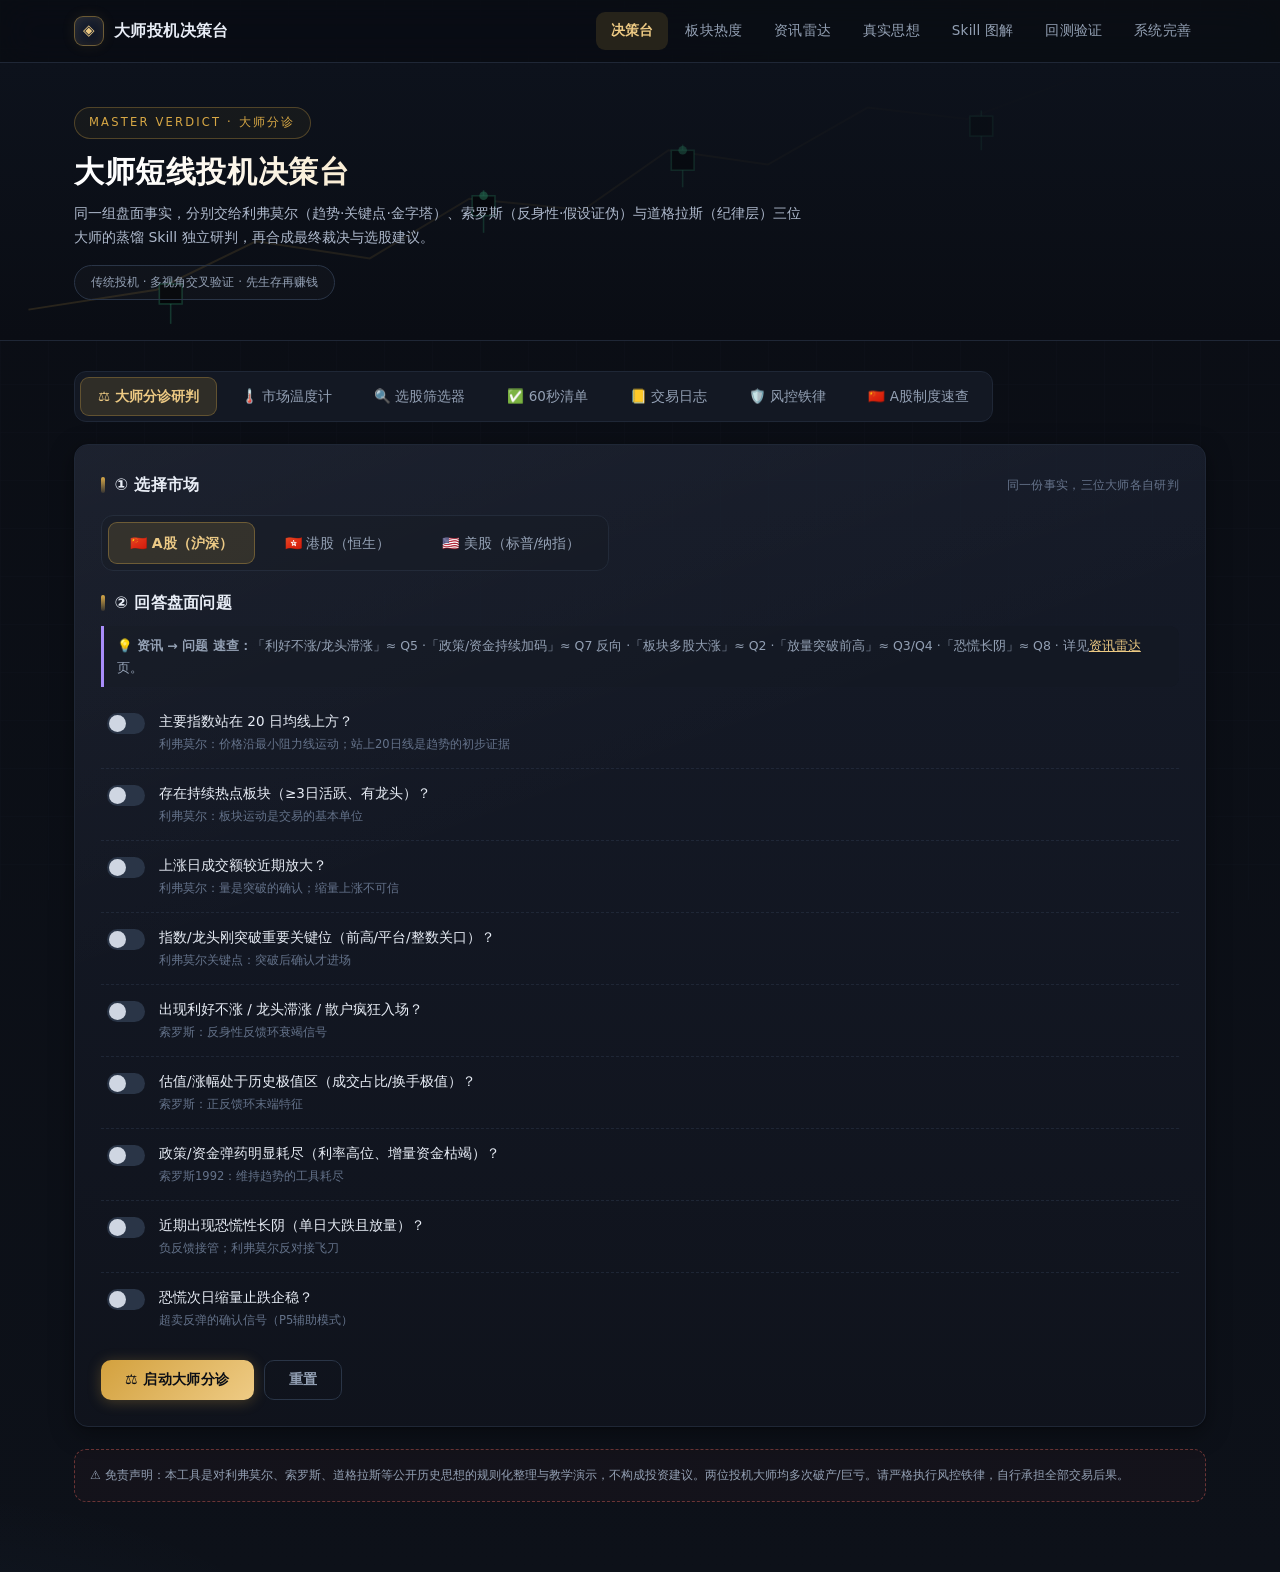
<file: app/index.html>
<!DOCTYPE html>
<html lang="zh-CN">
<head>
<meta charset="UTF-8">
<meta name="viewport" content="width=device-width, initial-scale=1.0">
<title>大师投机决策台 · 决策台</title>
<link rel="stylesheet" href="style.css?v=6">
<script src="data.js"></script>
<style>
.tabs{display:flex;gap:6px;margin-bottom:22px;flex-wrap:wrap;background:var(--card);border:1px solid var(--line);border-radius:12px;padding:5px;width:fit-content}
.tab{padding:8px 18px;border-radius:9px;cursor:pointer;background:transparent;font-size:13.5px;color:var(--sub);transition:.18s;border:none;font-family:var(--font)}
.tab:hover{color:var(--txt)}
.tab.active{background:var(--gold-dim);color:var(--gold2);font-weight:600;box-shadow:inset 0 0 0 1px rgba(216,168,69,.3)}
.picklist{display:grid;grid-template-columns:repeat(auto-fit,minmax(260px,1fr));gap:10px;margin-top:12px}
.pick{background:var(--card);border:1px solid var(--line);border-radius:10px;padding:12px 14px;font-size:12.5px;color:#c4cede}
.pick b{color:var(--gold2)}
</style>
</head>
<body>

<nav class="navbar"><div class="nav-inner">
  <div class="brand"><span class="mark">◈</span>大师投机决策台</div>
  <div class="nav-links">
    <a href="index.html" class="active">决策台</a>
    <a href="sector.html">板块热度</a>
    <a href="news.html">资讯雷达</a>
    <a href="theory.html">真实思想</a>
    <a href="skills.html">Skill 图解</a>
    <a href="backtest.html">回测验证</a>
    <a href="system.html">系统完善</a>
  </div>
</div></nav>

<div class="hero"><div class="hero-inner">
  <span class="eyebrow">Master Verdict · 大师分诊</span>
  <h1>大师短线投机决策台</h1>
  <p>同一组盘面事实，分别交给利弗莫尔（趋势·关键点·金字塔）、索罗斯（反身性·假设证伪）与道格拉斯（纪律层）三位大师的蒸馏 Skill 独立研判，再合成最终裁决与选股建议。</p>
  <span class="badge">传统投机 · 多视角交叉验证 · 先生存再赚钱</span>
</div></div>

<div class="wrap">
  <div class="tabs">
    <div class="tab active" data-tab="diagnose">⚖️ 大师分诊研判</div>
    <div class="tab" data-tab="market">🌡️ 市场温度计</div>
    <div class="tab" data-tab="stock">🔍 选股筛选器</div>
    <div class="tab" data-tab="checklist">✅ 60秒清单</div>
    <div class="tab" data-tab="journal">📒 交易日志</div>
    <div class="tab" data-tab="rules">🛡️ 风控铁律</div>
    <div class="tab" data-tab="ashare">🇨🇳 A股制度速查</div>
  </div>

  <!-- ============ 市场温度计 ============ -->
  <div id="tab-market" style="display:none">
    <div class="card">
      <h2>三大指数市场温度计<span class="k">真实日线数据 · SHA-256 防篡改校验 · 与回测页同源</span></h2>
      <p class="small">基于内置真实日线数据计算：价格相对 MA20/MA200 的位置、近 60 日涨跌幅与最大回撤、距 20 日高点距离。温度反映"趋势强度 + 短期过热程度"，帮助判断当前处于利弗莫尔趋势段还是索罗斯衰竭段。</p>
      <div class="stats" id="mkt-stats"></div>
      <div class="box" style="margin-top:14px">
        <h3>温度计读数指南</h3>
        <ul>
          <li><b>趋势温度 ≥ 60</b>：价格在 MA200 上方运行，利弗莫尔主策略可启用；<b>&lt; 40</b> 视为空头环境，趋势策略空仓。</li>
          <li><b>过热温度 ≥ 75</b>：距 20 日高点过近 + 短线涨幅大，追高风险高，等待回踩 P2 买点。</li>
          <li><b>回撤警示</b>：近 60 日最大回撤 &gt; 10% 时风控铁律强制减仓，&gt; 15% 空仓两周。</li>
        </ul>
      </div>
    </div>
  </div>

  <!-- ============ 大师分诊 ============ -->
  <div id="tab-diagnose">
    <div class="card">
      <h2>① 选择市场<span class="k">同一份事实，三位大师各自研判</span></h2>
      <div class="mkt-row">
        <div class="mkt-btn active" data-mkt="A股">🇨🇳 A股（沪深）</div>
        <div class="mkt-btn" data-mkt="港股">🇭🇰 港股（恒生）</div>
        <div class="mkt-btn" data-mkt="美股">🇺🇸 美股（标普/纳指）</div>
      </div>
      <h2>② 回答盘面问题</h2>
      <div class="note" style="margin-top:-6px">💡 <b>资讯 → 问题 速查：</b>「利好不涨/龙头滞涨」≈ Q5 ·「政策/资金持续加码」≈ Q7 反向 ·「板块多股大涨」≈ Q2 ·「放量突破前高」≈ Q3/Q4 ·「恐慌长阴」≈ Q8 · 详见<a href="news.html" style="color:var(--gold2)">资讯雷达</a>页。</div>
      <div id="questions"></div>
      <div style="margin-top:16px;display:flex;gap:10px;flex-wrap:wrap">
        <button class="btn btn-primary" onclick="diagnose()">⚖️ 启动大师分诊</button>
        <button class="btn btn-ghost" onclick="resetQ()">重置</button>
      </div>
    </div>

    <div class="card anim" id="result" style="display:none">
      <h2>📋 大师分诊结果 · <span id="r-market"></span><span class="k" id="r-stamp"></span></h2>
      <div class="masters" id="masters"></div>
      <div class="verdict" id="r-verdict" style="margin-top:16px"></div>
      <div class="grid2">
        <div class="box" id="r-pos"><h3>综合仓位与操作</h3></div>
        <div class="box" id="r-watch"><h3>需盯防的信号</h3></div>
      </div>
      <div class="box" style="margin-top:14px">
        <h3>🎯 选股建议（按当前裁决匹配的模式）</h3>
        <div class="picklist" id="r-picks"></div>
      </div>
    </div>
  </div>

  <!-- ============ 选股 ============ -->
  <div id="tab-stock" style="display:none">
    <div class="card">
      <h2>短线选股筛选器<span class="k">按大师分诊给出的模式匹配</span></h2>
      <p class="small">输入候选股特征，输出是否符合入场条件。</p>
      <div class="controls" style="margin-top:14px">
        <div style="flex:1;min-width:200px"><label>目标模式</label>
          <select id="s-pattern" style="width:100%">
            <option value="6">P6 龙头跟随（板块共振）</option>
            <option value="1">P1 平台突破（最小阻力）</option>
            <option value="2">P2 关键点回踩确认</option>
            <option value="3">P3 反身性加速段</option>
            <option value="5">P5 恐慌错杀反弹（辅助）</option>
          </select></div>
        <div><label>板块今日≥2只大涨/涨停？</label><select id="s-sector"><option value="1">是</option><option value="0">否</option></select></div>
        <div><label>创20日新高且放量？</label><select id="s-breakout"><option value="1">是</option><option value="0">否</option></select></div>
        <div><label>突破后缩量回踩不破关键点？</label><select id="s-pullback"><option value="1">是</option><option value="0">否/未发生</option></select></div>
        <div><label>板块内最强（最先涨停/量最大）？</label><select id="s-leader"><option value="1">是</option><option value="0">否</option></select></div>
        <div><label>估值/涨幅历史极值区？</label><select id="s-extreme"><option value="0">否</option><option value="1">是</option></select></div>
        <div><label>大盘恐慌长阴次日缩量止跌？</label><select id="s-panic"><option value="0">否</option><option value="1">是</option></select></div>
        <div><label>叙事升温+资金占比抬升？</label><select id="s-narrative"><option value="0">否</option><option value="1">是</option></select></div>
      </div>
      <button class="btn btn-primary" onclick="screenStock()">🔍 筛选评估</button>
      <div class="result box" id="s-result" style="display:none;margin-top:14px"></div>
    </div>
  </div>

  <!-- ============ 清单 ============ -->
  <div id="tab-checklist" style="display:none">
    <div class="card">
      <h2>开仓前 60 秒清单<span class="k">任一不过 = 不许开仓</span></h2>
      <div id="cl-items"></div>
      <div class="verdict" id="cl-result" style="display:none"></div>
      <button class="btn btn-primary" onclick="checkList()">✅ 核对结果</button>
    </div>
  </div>

  <!-- ============ 日志 ============ -->
  <div id="tab-journal" style="display:none">
    <div class="card">
      <h2>交易日志<span class="k">本机 localStorage 存储</span></h2>
      <div class="controls" style="margin-bottom:12px">
        <div><label>日期</label><input type="text" id="j-date" placeholder="2026-08-30"></div>
        <div><label>标的</label><input type="text" id="j-symbol" placeholder="如 600519"></div>
        <div><label>模式</label><select id="j-pattern"><option>P1</option><option>P2</option><option>P3</option><option>P4</option><option>P5</option><option>P6</option></select></div>
        <div><label>市场状态</label><select id="j-state"><option>健康趋势</option><option>趋势无热点</option><option>趋势末段</option><option>衰竭/顶部</option><option>恐慌</option><option>恐慌企稳</option><option>弱势/不明</option></select></div>
        <div style="flex:2;min-width:180px"><label>假设（一句话）</label><input type="text" id="j-thesis" style="width:100%" placeholder="板块共振龙头延续"></div>
        <div><label>盈亏 %（离场后填）</label><input type="number" id="j-pnl" step="0.1"></div>
        <div><label>遵守规则？</label><select id="j-obey"><option value="1">是</option><option value="0">否</option></select></div>
        <div style="flex:2;min-width:160px"><label>教训一句话</label><input type="text" id="j-lesson" style="width:100%"></div>
      </div>
      <button class="btn btn-primary" onclick="addJournal()">＋ 添加记录</button>
      <button class="btn btn-ghost" onclick="clearJournal()">清空全部</button>
      <div id="j-stats" style="margin-top:16px"></div>
      <div style="overflow-x:auto;margin-top:12px"><table id="j-table"></table></div>
    </div>
  </div>

  <!-- ============ 风控 ============ -->
  <div id="tab-rules" style="display:none">
    <div class="card">
      <h2>🛡️ 风控铁律<span class="k">优先级最高 · 违反一条 = 停交易一周</span></h2>
      <div class="box"><ul>
        <li>单笔风险 ≤ 账户 <b>2%</b>（按止损价计算）</li>
        <li>总回撤 <b>10% → 仓位减半；15% → 强制空仓两周</b></li>
        <li>同向总敞口 ≤ 75%；亏损头寸<b>绝不摊平</b>（利弗莫尔棉花案教训）</li>
        <li><b>不加杠杆</b>做短线（两位大师破产的共同放大器）</li>
        <li>连续 3 笔止损 → 强制休息 2 个交易日</li>
        <li>不听消息、不问观点</li>
        <li>赚大钱后 3 天内不开新仓；情绪不稳禁止开仓（道格拉斯纪律层）</li>
      </ul></div>
      <h3>破产先兆自查（出现 2 项 = 立即降仓 50%）</h3>
      <div class="box"><ul>
        <li>想借钱/加杠杆翻本</li><li>交易频率明显上升且多数不在 Playbook 内</li>
        <li>出现"下一把扳回来"的念头</li><li>不敢打开账户看市值</li>
        <li>隐瞒家人交易情况</li><li>睡眠受交易影响</li>
      </ul></div>
      <div class="quote">"他知道所有正确的规则，死于不执行。规则的价值 10% 在写下来，90% 在执行。"</div>
    </div>
  </div>

  <!-- ============ A股制度速查 ============ -->
  <div id="tab-ashare" style="display:none">
    <div class="card">
      <h2>🇨🇳 A股制度速查<span class="k">2024-2026 现行制度 · 投机规则落地前提</span></h2>
      <p class="small">传统投机方法映射到 A股，必须先理解制度约束。以下是与短线投机最相关的现行规则（截至 2026 年，请以交易所最新公告为准）。</p>
      <div class="grid2">
        <div class="box">
          <h3>交易制度</h3>
          <ul>
            <li><b>T+1 回转交易</b>：当日买入次日才可卖出 → 买入即锁定，止损只能在次日执行，仓位必须为"次日风险"留余地；</li>
            <li><b>涨跌停限制</b>：主板 ±10%、创业板/科创板 ±20%（上市前5日无限制）、北交所 ±30% → 涨停买入=次日才能兑现，必须评估"隔夜溢价"；</li>
            <li><b>交易时间</b>：9:15-9:25 集合竞价、9:30-11:30 / 13:00-15:00 连续竞价；14:57-15:00 收盘集合竞价；</li>
            <li><b>最小单位</b>：100 股（1手）整数倍，科创板 200 股起；卖出可不足整手。</li>
          </ul>
        </div>
        <div class="box">
          <h3>费用与杠杆</h3>
          <ul>
            <li><b>印花税</b>：仅卖出收取 0.05%（2023年8月减半后）；</li>
            <li><b>佣金</b>：约万 2.5-万 3，最低 5 元；过户费万 0.1；</li>
            <li><b>融资融券</b>：开通需 50 万资产+6 个月经验；保证金比例≥100%；风控铁律：<b>短线不加杠杆</b>；</li>
            <li><b>科创板/创业板准入</b>：50 万/10 万资产+2 年经验，新开户投资者无法立即参与。</li>
          </ul>
        </div>
        <div class="box">
          <h3>发行与交易机制（2023-2025 改革）</h3>
          <ul>
            <li><b>全面注册制</b>（2023-02-17 实施）：新股定价市场化、前5日无涨跌幅限制 → 打新不再稳赚，次新股波动加剧；</li>
            <li><b>主板注册制新股</b>：上市首日无限制，次日起 ±10%；主板上市规则调整（市值/盈利门槛）；</li>
            <li><b>程序化交易监管</b>（2024）：高频量化报备+异常交易监控 → 短线情绪被量化加剧，追板失败率上升；</li>
            <li><b>交易单元与申报</b>：科创板市价申报保护限价，避免极端滑点。</li>
          </ul>
        </div>
        <div class="box">
          <h3>退市与风险警示</h3>
          <ul>
            <li><b>ST/*ST</b>：财务或违规风险警示，日涨跌幅 ±5%（主板）→ 流动性差、博弈激烈；</li>
            <li><b>退市新规</b>（2020 修订）：市值退市、面值退市、财务类退市加速 → 垃圾股炒作风险陡增；</li>
            <li><b>减持新规</b>：控股股东/实控人减持受限 → 次新股/小盘股减持压力需评估；</li>
            <li><b>特别提示</b>：本 skill 所有模式<b>默认只做非 ST、流动性充足的正常标的</b>，ST 股不在 Playbook 内。</li>
          </ul>
        </div>
      </div>
      <div class="note"><b>制度对六模式的影响速记：</b>P1/P2（突破回踩）受 T+1 影响 → 次日确认再进；P3（加速）受涨跌停限制 → 一字板无法参与，等换手确认；P4（清仓）不受制度阻碍，随时可执行；P5（超跌反弹）注意跌停板无法卖出；P6（龙头）首选换手充分的真龙头，回避无量一字板。</div>
    </div>
  </div>

  <div class="disclaimer">
    ⚠️ 免责声明：本工具是对利弗莫尔、索罗斯、道格拉斯等公开历史思想的规则化整理与教学演示，不构成投资建议。两位投机大师均多次破产/巨亏。请严格执行风控铁律，自行承担全部交易后果。
  </div>
</div>

<script>
/* ================= 数据 ================= */
const MARKETS = {
  "A股":  {index:"沪深300/上证指数", note:"T+1、涨跌停 → 龙头模式（P6）胜率历史最高；关键点位关注整数关口与前高"},
  "港股": {index:"恒生指数/恒生科技", note:"无涨跌停、流动性分化 → 只做成交额前20%标的，止损收紧至-4%"},
  "美股": {index:"标普500/纳指", note:"盘前盘后波动大、可做空 → P4 三条件确认后才考虑对冲"}
};
const QUESTIONS = [
  {id:"above_ma",  q:"主要指数站在 20 日均线上方？", hint:"利弗莫尔：价格沿最小阻力线运动；站上20日线是趋势的初步证据"},
  {id:"hot_sector",q:"存在持续热点板块（≥3日活跃、有龙头）？", hint:"利弗莫尔：板块运动是交易的基本单位"},
  {id:"volume_up", q:"上涨日成交额较近期放大？", hint:"利弗莫尔：量是突破的确认；缩量上涨不可信"},
  {id:"key_break", q:"指数/龙头刚突破重要关键位（前高/平台/整数关口）？", hint:"利弗莫尔关键点：突破后确认才进场"},
  {id:"news_good_no_rise", q:"出现利好不涨 / 龙头滞涨 / 散户疯狂入场？", hint:"索罗斯：反身性反馈环衰竭信号"},
  {id:"extreme",   q:"估值/涨幅处于历史极值区（成交占比/换手极值）？", hint:"索罗斯：正反馈环末端特征"},
  {id:"tool_used_up",q:"政策/资金弹药明显耗尽（利率高位、增量资金枯竭）？", hint:"索罗斯1992：维持趋势的工具耗尽"},
  {id:"panic_day", q:"近期出现恐慌性长阴（单日大跌且放量）？", hint:"负反馈接管；利弗莫尔反对接飞刀"},
  {id:"panic_stabilize", q:"恐慌次日缩量止跌企稳？", hint:"超卖反弹的确认信号（P5辅助模式）"}
];
const PATTERNS = {
  "1":{name:"P1 平台突破·最小阻力", desc:"创20日新高+放量突破平台，次日不回破开盘价进场；止损-5%或跌回平台。", src:"利弗莫尔"},
  "2":{name:"P2 关键点回踩确认", desc:"突破关键点后缩量回踩企稳进场，盈亏比更优；止损=有效跌破关键点3%。", src:"利弗莫尔"},
  "3":{name:"P3 反身性加速段", desc:"正反馈初段跟进；只做放量长阳后的初段，量增价滞即离场。", src:"索罗斯"},
  "4":{name:"P4 泡沫拐点（清仓）", desc:"三条件齐备：极值+工具耗尽+负反馈事件 → 降仓≤20%。", src:"索罗斯1992"},
  "5":{name:"P5 恐慌错杀反弹（辅助）", desc:"恐慌长阴次日缩量止跌，小仓买强趋势股；目标+8%即了结。", src:"超卖研究"},
  "6":{name:"P6 龙头跟随", desc:"板块共振日选最强龙头（最先涨停/量最大）；龙头让位即离场。", src:"利弗莫尔板块论"}
};
const QUOTES = {
  liv_trend:'"大钱不是靠买卖赚的，是靠等待赚的。"',
  liv_wait:'"我从不与报价带争辩，也不追问市场为什么。价格就是答案。"',
  liv_flat:'"横盘时不要交易——阻力均衡，方向未定。"',
  sor_loop:'"趋势本身会创造趋势的理由——这就是反身性。"',
  sor_wrong:'"我之所以富有，是因为我总知道自己会错。发现错误时我就改。"',
  sor_top:'"当利好也无法推动价格，反馈环就已断裂。"',
  disc:'"单笔交易的结果是随机的；长期纪律才产生期望值。"'
};
let currentMarket="A股";
const answers={}; QUESTIONS.forEach(q=>answers[q.id]=false);

/* ================= 渲染问题 ================= */
function renderQuestions(){
  document.getElementById("questions").innerHTML = QUESTIONS.map(q=>`
    <div class="q">
      <input type="checkbox" id="q-${q.id}" ${answers[q.id]?"checked":""} onchange="answers['${q.id}']=this.checked">
      <label for="q-${q.id}">${q.q}<span class="hint">${q.hint}</span></label>
    </div>`).join("");
}
function resetQ(){QUESTIONS.forEach(q=>answers[q.id]=false);renderQuestions();}
document.querySelectorAll(".mkt-btn").forEach(b=>b.onclick=()=>{
  document.querySelectorAll(".mkt-btn").forEach(x=>x.classList.remove("active"));
  b.classList.add("active"); currentMarket=b.dataset.mkt;
});
document.querySelectorAll(".tab").forEach(t=>t.onclick=()=>{
  document.querySelectorAll(".tab").forEach(x=>x.classList.remove("active"));
  t.classList.add("active");
  ["diagnose","market","stock","checklist","journal","rules","ashare"].forEach(n=>
    document.getElementById("tab-"+n).style.display = (n===t.dataset.tab)?"block":"none");
  if(t.dataset.tab==="market") renderMarketTemp();
});

/* ================= 大师分诊引擎 ================= */
function diagnose(){
  const a=answers;
  document.getElementById("r-market").textContent=currentMarket+" · "+MARKETS[currentMarket].index;
  document.getElementById("r-stamp").textContent="生成于 "+new Date().toLocaleString("zh-CN");

  /* ---- 利弗莫尔视角（趋势+关键点+时间要素） ---- */
  let liv={chip:"",state:"",pos:0,pats:[],quote:"",pick:[]};
  const livTrend=a.above_ma&&a.volume_up;
  if(!a.above_ma){
    liv={chip:"chip-down",state:"空仓观察（价格在20日线下方，最小阻力向下）",pos:15,pats:[],quote:QUOTES.liv_wait,
      pick:["暂停开新仓；等待指数收复20日线","若个别板块独立走强且大盘止跌，仅允许≤15%试仓"]};
  } else if(livTrend&&a.key_break&&a.hot_sector){
    liv={chip:"chip-up",state:"趋势确认 + 关键点突破 → 积极做多窗口",pos:75,pats:["6","1","2"],quote:QUOTES.liv_trend,
      pick:["板块共振日的最强龙头（P6）","刚突破前高/平台且放量的强趋势股（P1）","突破后缩量回踩关键点的候选（P2）"]};
  } else if(livTrend&&a.hot_sector){
    liv={chip:"chip-up",state:"健康趋势但关键点尚未确认 → 轻仓跟随",pos:50,pats:["6","2"],quote:QUOTES.liv_flat,
      pick:["等待龙头回踩不破关键点的机会（P2）","或板块共振日的最强龙头（P6）"]};
  } else if(livTrend){
    liv={chip:"chip-flat",state:"指数上行但无热点 → 只做指数节奏",pos:30,pats:["1","2"],quote:QUOTES.liv_flat,
      pick:["创20日新高且放量的强趋势股（P1）","新高后回踩确认的个股（P2）"]};
  } else {
    liv={chip:"chip-flat",state:"横盘/方向未明 → 等待关键点",pos:20,pats:[],quote:QUOTES.liv_flat,
      pick:["横盘区不交易；等放量突破关键点后再评估"]};
  }
  if(a.panic_day){liv.pos=Math.min(liv.pos,10);liv.pick=["恐慌期利弗莫尔反对接飞刀——空仓等企稳信号"];}

  /* ---- 索罗斯视角（反身性+谬误性） ---- */
  let sor={chip:"",state:"",pos:0,pats:[],quote:"",pick:[]};
  const sorTop=a.news_good_no_rise&&a.extreme&&a.tool_used_up;
  const sorExhaust=(a.news_good_no_rise||a.extreme);
  if(sorTop){
    sor={chip:"chip-risk",state:"反身性反馈环断裂 → 系统性减仓（三条件齐备）",pos:20,pats:["4"],quote:QUOTES.sor_top,
      pick:["清仓优先，不留恋任何持仓","仅保留最强逻辑的防御仓位≤20%","若市场再创新高=判断错误，承认并恢复规则"]};
  } else if(sorExhaust){
    sor={chip:"chip-down",state:"反馈环进入衰竭段 → 只减不加",pos:40,pats:["2","4"],quote:QUOTES.sor_wrong,
      pick:["只允许低位补涨逻辑的P2回踩","禁止追高P3加速段","盯防：量增价滞/龙头补跌/利好不涨"]};
  } else if(a.panic_day){
    sor={chip:"chip-down",state:"负反馈接管 → 空仓等待负反馈衰竭",pos:0,pats:[],quote:QUOTES.sor_wrong,
      pick:["空仓。恐慌下跌中反身性向下自我强化","等恐慌次日缩量止跌后，才评估P5小仓"]};
  } else if(a.volume_up&&a.hot_sector){
    sor={chip:"chip-up",state:"正反馈健康运转 → 顺势持有但设证伪条件",pos:60,pats:["3","6"],quote:QUOTES.sor_loop,
      pick:["反身性加速初段的强势股（P3初段）","叙事升温+资金抬升的板块龙头","每次持仓写下一句话假设+证伪条件"]};
  } else {
    sor={chip:"chip-flat",state:"反馈环中性 → 小仓试探",pos:25,pats:["3"],quote:QUOTES.sor_loop,
      pick:["等正反馈证据（放量+热点）出现再提升仓位"]};
  }

  /* ---- 道格拉斯纪律层（心理校验，不改变仓位，只加约束） ---- */
  const disc=QUOTES.disc;
  const discNote="单笔交易随机、长期纪律出期望值——本月规则遵守率<90%时，无论信号多好都降低一档仓位执行。";
  const discChip=(liv.pos<=20||sor.pos<=20)?"chip-flat":"chip-up";
  const discTxt=(liv.pos<=20||sor.pos<=20)?"收紧档执行":"正常档执行";

  /* ---- 综合裁决 ---- */
  let verdict,cls,posCap,watch=[];
  const score=(liv.pos>50?1:0)+(sor.pos>50?1:0);
  if(sorTop||(!a.above_ma&&a.panic_day)){
    verdict="🔴 综合裁决：规避（索罗斯三条件/恐慌负反馈 → 降低风险敞口）"; cls="v-red";
    posCap=Math.min(liv.pos,sor.pos,20);
    watch=["反馈环断裂后任何反弹都是逃命波，不参与","恐慌中不接飞刀；等缩量企稳次日信号","防系统性风险：不加杠杆、不抄底摊平"];
  } else if(score>=2){
    verdict="🟢 综合裁决：积极（利弗莫尔趋势确认 ∧ 索罗斯正反馈健康）"; cls="v-green";
    posCap=Math.max(liv.pos,sor.pos)*0.9|0;
    watch=["利弗莫尔：龙头是否让位、关键点是否守住","索罗斯：量增价滞/利好不涨=衰竭前兆","一旦任一大师信号转弱，按对应模式退出"];
  } else if(score===1){
    verdict="🟡 综合裁决：中性偏谨慎（两位大师信号分歧）"; cls="v-amber";
    posCap=Math.min(liv.pos,sor.pos);
    watch=["分歧期用最小仓位试探，等信号收敛","利弗莫尔看趋势、索罗斯看衰竭——先满足较保守者","设好证伪条件：出现任一衰竭信号即离场"];
  } else {
    verdict="🟠 综合裁决：观望（趋势未确认且反身性未启动）"; cls="v-amber";
    posCap=Math.max(liv.pos,sor.pos)*0.5|0;
    watch=["空仓等待也是仓位（利弗莫尔：大钱靠等待）","盯防：放量突破关键点（利弗莫尔信号）或利好不涨（索罗斯信号）"];
  }

  /* ---- 渲染 ---- */
  const mh=(key,title,src,chipTxt,chipCls,body)=>
    `<div class="master ${key}"><div class="mhead"><div>
       <div class="mname">${title}</div><div class="msrc">${src}</div></div>
       <span class="chip ${chipCls}" style="margin-left:auto">${chipTxt}</span></div>
     <div class="mbody">${body}</div></div>`;
  document.getElementById("masters").innerHTML=
    mh("livermore","杰西·利弗莫尔","趋势 · 关键点 · 金字塔", liv.state.split("→")[0], liv.chip,
      `<div class="row"><span class="lbl">研判</span><span>${liv.state}</span></div>
       <div class="row"><span class="lbl">仓位</span><span>建议总仓位 ≤ <b>${liv.pos}%</b></span></div>
       <div class="row"><span class="lbl">模式</span><span>${liv.pats.length?liv.pats.map(p=>`<span class="tag t-gold">${PATTERNS[p].name}</span>`).join(""):"无 — 等待"}</span></div>
       <div class="quote">${liv.quote} —— 利弗莫尔</div>`);
  document.getElementById("masters").innerHTML+=
    mh("soros","乔治·索罗斯","反身性 · 谬误性 · 假设证伪", sor.state.split("→")[0], sor.chip,
      `<div class="row"><span class="lbl">研判</span><span>${sor.state}</span></div>
       <div class="row"><span class="lbl">仓位</span><span>建议总仓位 ≤ <b>${sor.pos}%</b></span></div>
       <div class="row"><span class="lbl">模式</span><span>${sor.pats.length?sor.pats.map(p=>`<span class="tag t-blue">${PATTERNS[p].name}</span>`).join(""):"无 — 等待"}</span></div>
       <div class="quote">${sor.quote} —— 索罗斯</div>`);
  document.getElementById("masters").innerHTML+=
    mh("discipline","马克·道格拉斯","交易心理 · 纪律层",discTxt, discChip,
      `<div class="row"><span class="lbl">校验</span><span>${discNote}</span></div>
       <div class="row"><span class="lbl">前提</span><span>本月规则遵守率 &gt; 90% 才可按上述仓位满格执行</span></div>
       <div class="row"><span class="lbl">禁则</span><span>连亏3笔休市2天；赚大钱后3天不开新仓</span></div>
       <div class="quote">${disc} —— 道格拉斯</div>`);

  const v=document.getElementById("r-verdict");
  v.className="verdict "+cls;
  v.innerHTML=`<b>${verdict}</b><br>建议总仓位上限：<b>${posCap}%</b>　|　${MARKETS[currentMarket].note}`;

  document.getElementById("r-pos").innerHTML=`<h3>综合仓位与操作</h3><ul>
    <li>总仓位上限 <b>${posCap}%</b>（三位大师意见交叉后的保守值）</li>
    <li>首笔试仓 ≤ 总仓位的 1/3，浮盈验证后才金字塔加仓（利弗莫尔向上加仓）</li>
    <li>单笔风险 = 仓位 × 止损距离 ≤ 账户 <b>2%</b></li>
    <li>每笔持仓必须写下<b>一句话假设 + 证伪条件</b>（索罗斯假设-证伪法）</li></ul>`;
  document.getElementById("r-watch").innerHTML=`<h3>需盯防的信号</h3><ul>${watch.map(s=>`<li>${s}</li>`).join("")}</ul>`;

  const picks=[...new Set([...liv.pick,...sor.pick])];
  document.getElementById("r-picks").innerHTML=picks.map(p=>`<div class="pick">${p}</div>`).join("");

  const res=document.getElementById("result");
  res.style.display="block";res.scrollIntoView({behavior:"smooth"});
}

/* ================= 选股筛选 ================= */
function screenStock(){
  const g=id=>document.getElementById(id).value==="1";
  const p=document.getElementById("s-pattern").value;
  const checks={
    "6":[["s_sector","板块≥2只大涨/涨停（共振日）"],["s_leader","候选股是板块最强龙头"]],
    "1":[["s_breakout","创20日新高且放量突破"]],
    "2":[["s_breakout","先有突破（创20日新高）"],["s_pullback","回踩缩量不破关键点"]],
    "3":[["s_narrative","叙事升温+资金占比抬升"],["s_breakout","价格创新高（正反馈未断）"],["s_extreme","尚未到历史极值区（否则只算P4候选）",true]],
    "5":[["s_panic","大盘恐慌长阴次日缩量止跌"],["s_breakout","此前本处于强趋势（20日新高特征）",true]]
  };
  let pass=true,rows="";
  checks[p].forEach(([k,label,invert])=>{
    const ok=invert? !g(k) : g(k);
    if(!ok) pass=false;
    rows+=`<li>${ok?"✅":"❌"} ${label}</li>`;
  });
  let extra="";
  if(p==="3"&&g("s_extreme")) extra="<p class='small' style='color:var(--red)'>⚠️ 已处极值区：这不再是P3做多候选，转向P4盯防清单。</p>";
  if(p==="6"&&!g("s_sector")) extra="<p class='small'>没有板块共振的涨停多为独狼行情，持续性差，放弃。</p>";
  const html=`<h3>${PATTERNS[p].name} · ${pass?'<span class="tag t-green">符合入场条件</span>':'<span class="tag t-red">不符合 · 不开仓</span>'}</h3>
    <ul>${rows}</ul>${extra}
    <p class="small">若通过：按模式默认规则设止损 → 单笔风险≤2%定仓位 → 填写60秒清单 → 记入交易日志。</p>`;
  const box=document.getElementById("s-result");
  box.style.display="block"; box.innerHTML=html;
}

/* ================= 清单 ================= */
const CL=["我用的是 Playbook 中哪个编号的模式？（答不出=不开仓）",
  "我的假设一句话是什么？什么情况证明假设错误？",
  "止损位在哪？亏损金额占账户≤2%？",
  "这是计划中的交易，还是盘中冲动？",
  "今天已止损笔数 <2 笔？",
  "仓位符合金字塔规则（首仓≤总仓1/3，无亏损加仓）？",
  "当前总敞口未超大师分诊给出的仓位上限？"];
function renderCL(){
  document.getElementById("cl-items").innerHTML=CL.map((c,i)=>`
    <div class="q"><input type="checkbox" id="cl-${i}"><label for="cl-${i}">${c}</label></div>`).join("");
}
function checkList(){
  const n=CL.map((_,i)=>document.getElementById("cl-"+i).checked).filter(Boolean).length;
  const r=document.getElementById("cl-result"); r.style.display="block";
  if(n===CL.length){r.className="verdict v-green";r.innerHTML=`<b>✅ 7/7 全部通过 —— 可以开仓。</b><br>下单即设止损，进场后立即写入交易日志。`;}
  else{r.className="verdict v-red";r.innerHTML=`<b>⛔ ${n}/${CL.length} —— 未全部通过，禁止开仓。</b><br>清单的意义就是把冲动挡在下单之前。`;}
}

/* ================= 日志 ================= */
const JK="skill_journal_v1";
function loadJ(){try{return JSON.parse(localStorage.getItem(JK))||[]}catch(e){return[]}}
function saveJ(d){localStorage.setItem(JK,JSON.stringify(d))}
function addJournal(){
  const d={date:jv("j-date"),symbol:jv("j-symbol"),pattern:jv("j-pattern"),thesis:jv("j-thesis"),state:jv("j-state"),
    pnl:parseFloat(jv("j-pnl"))||null,obey:jv("j-obey")==="1",lesson:jv("j-lesson")};
  if(!d.symbol){alert("请至少填写标的");return}
  const data=loadJ(); data.unshift(d); saveJ(data); renderJ();
  ["j-date","j-symbol","j-thesis","j-pnl","j-lesson"].forEach(i=>document.getElementById(i).value="");
}
function jv(id){return document.getElementById(id).value.trim()}
function delJ(i){const d=loadJ();d.splice(i,1);saveJ(d);renderJ()}
function clearJournal(){if(confirm("确认清空全部交易日志？")){saveJ([]);renderJ()}}
function renderJ(){
  const d=loadJ(), t=document.getElementById("j-table");
  const closed=d.filter(x=>x.pnl!==null);
  const wins=closed.filter(x=>x.pnl>0);
  const avgW=wins.length?wins.reduce((s,x)=>s+x.pnl,0)/wins.length:0;
  const losses=closed.filter(x=>x.pnl<=0);
  const avgL=losses.length?Math.abs(losses.reduce((s,x)=>s+x.pnl,0)/losses.length):0;
  const wr=closed.length?100*wins.length/closed.length:0;
  const exp=closed.length?(wr/100*avgW-(1-wr/100)*avgL):0;
  const obeyRate=d.length?100*d.filter(x=>x.obey).length/d.length:0;
  document.getElementById("j-stats").innerHTML=`<div class="stats">
    <div class="stat"><div class="v">${closed.length}</div><div class="l">已平仓笔数</div></div>
    <div class="stat"><div class="v">${wr.toFixed(0)}%</div><div class="l">胜率</div></div>
    <div class="stat"><div class="v">${avgW.toFixed(1)}% / ${avgL.toFixed(1)}%</div><div class="l">均盈 / 均亏</div></div>
    <div class="stat"><div class="v" style="color:${exp>0?'var(--green)':'var(--red)'}">${exp.toFixed(2)}%</div><div class="l">每笔期望值</div></div>
    <div class="stat"><div class="v" style="color:${obeyRate>=90?'var(--green)':'var(--amber)'}">${obeyRate.toFixed(0)}%</div><div class="l">规则遵守率</div></div>
    <div class="stat"><div class="v">${d.filter(x=>x.obey&&x.pnl!==null&&x.pnl<=0).length}</div><div class="l">守规亏损="成功"</div></div></div>`;
  t.innerHTML="<tr><th>日期</th><th>标的</th><th>模式</th><th>状态</th><th>假设</th><th>盈亏%</th><th>守规</th><th>教训</th><th></th></tr>"+
    d.map((x,i)=>`<tr><td>${x.date}</td><td>${x.symbol}</td><td>${x.pattern}</td><td class="small">${x.state||"—"}</td><td>${x.thesis}</td>
      <td class="${x.pnl===null?'small':x.pnl>0?'green':'red'}">${x.pnl===null?"持仓中":x.pnl}</td>
      <td>${x.obey?"✅":"❌"}</td><td>${x.lesson}</td><td><button class="btn btn-ghost btn-sm" onclick="delJ(${i})">删</button></td></tr>`).join("");
}

renderQuestions(); renderCL(); renderJ();

/* ================= 市场温度计（真实数据） ================= */
const MKT_META = {
  shc: {name:"🇨🇳 上证综指", desc:"沪深 A股 整体温度（大盘权重）"},
  hsi: {name:"🇭🇰 恒生指数", desc:"港股整体温度"},
  spx: {name:"🇺🇸 标普500", desc:"美股整体温度"}
};

function parseCSV(csv){
  return csv.trim().split("\n").slice(1).map(l=>{
    const p=l.split(",");
    return {date:p[0], o:+p[1], h:+p[2], l:+p[3], c:+p[4], v:+p[5]||0};
  });
}
function sma(arr,n){const s=arr.slice(-n);return s.reduce((a,b)=>a+b,0)/s.length;}

function renderMarketTemp(){
  const box=document.getElementById("mkt-stats");
  if(!box) return;
  if(typeof DATASET==="undefined"){ box.innerHTML='<div class="note">数据未加载（data.js 缺失）。请确认文件与 index.html 同目录。</div>'; return; }
  let html="";
  for(const [key,m] of Object.entries(MKT_META)){
    const s=DATASET.series[key];
    if(!s){ html+=`<div class="note">${m.name}：无数据</div>`; continue; }
    const rows=parseCSV(s.csv);
    const last=rows[rows.length-1];
    const closes=rows.map(r=>r.c);
    const ma20=sma(closes,20), ma200=sma(closes,200);
    const d20=(last.c/ma20-1)*100, d200=(last.c/ma200-1)*100;
    const win=closes.slice(-60);
    const hi60=Math.max(...win), lo60=Math.min(...win);
    const ret60=(last.c/win[0]-1)*100;
    const dd60=Math.min(...win.map(v=>v/Math.max(...win.slice(0,win.indexOf(v)+1))-1))*100;
    // 温度合成：趋势温度（MA200上方加分）+ 短线位置（接近60日高=过热）
    const trendT=Math.round(50 + d200*6 + (last.c>ma20?10:-10));
    const heatT=Math.round(100*(1-(hi60-last.c)/(hi60-lo60||1)));
    const overT=Math.round(Math.max(0,Math.min(100, trendT*0.6+heatT*0.4)));
    const zone = overT>=75?"过热区（追高风险）":overT>=60?"强势区（顺势为主）":overT>=40?"中性区（等待确认）":"弱势区（趋势空仓）";
    const zColor = overT>=75?"var(--red)":overT>=60?"var(--gold2)":overT>=40?"var(--blue)":"var(--sub)";
    const lastDate=last.date;
    // 近60日收盘 sparkline
    const win60 = closes.slice(-60);
    const wMin = Math.min(...win60), wMax = Math.max(...win60), wR = (wMax-wMin)||1;
    const yAt = v => 58 - (v-wMin)/wR*50;
    const ma20s = sma(closes,20), ma200s = sma(closes,200);
    const sparkPath = win60.map((v,i)=>`${i?'L':'M'}${(i/(win60.length-1))*218},${yAt(v)}`).join('');
    const sparkColor = ret60>=0?"#3ecf8e":"#ef6a60";
    html+=`<div class="box" style="margin-top:12px">
      <h3>${m.name} <span class="small">${m.desc} · 截至 ${lastDate}</span></h3>
      <div class="stats">
        <div class="stat"><div class="v">${last.c.toFixed(2)}</div><div class="l">最新收盘</div></div>
        <div class="stat"><div class="v ${d20>=0?'green':'red'}">${d20>=0?'+':''}${d20.toFixed(2)}%</div><div class="l">距 MA20</div></div>
        <div class="stat"><div class="v ${d200>=0?'green':'red'}">${d200>=0?'+':''}${d200.toFixed(2)}%</div><div class="l">距 MA200</div></div>
        <div class="stat"><div class="v ${ret60>=0?'green':'red'}">${ret60>=0?'+':''}${ret60.toFixed(1)}%</div><div class="l">近60日涨跌</div></div>
        <div class="stat"><div class="v" style="color:var(--red)">${dd60.toFixed(1)}%</div><div class="l">近60日最大回撤</div></div>
        <div class="stat"><div class="v" style="color:${zColor}">${overT}</div><div class="l">综合温度</div></div>
      </div>
      <div style="display:flex;gap:26px;margin-top:14px;flex-wrap:wrap;align-items:center">
        <svg width="150" height="100" viewBox="0 0 150 100">
          <defs><linearGradient id="gg-${key}" x1="0" y1="0" x2="1" y2="0">
            <stop offset="0" stop-color="#3ecf8e"/><stop offset=".55" stop-color="#f0b429"/><stop offset="1" stop-color="#ef6a60"/>
          </linearGradient></defs>
          <path d="M 15 88 A 60 60 0 0 1 135 88" fill="none" stroke="#1f2736" stroke-width="13" stroke-linecap="round"/>
          <path d="M 15 88 A 60 60 0 0 1 135 88" fill="none" stroke="url(#gg-${key})" stroke-width="13" stroke-linecap="round"
            stroke-dasharray="${(overT/100)*188.5} 188.5"/>
          <text x="75" y="64" text-anchor="middle" font-size="32" font-weight="750" fill="#fff">${overT}</text>
          <text x="75" y="82" text-anchor="middle" font-size="10" fill="#64728a">综合温度</text>
        </svg>
        <div style="flex:1;min-width:240px">
          <div style="display:flex;justify-content:space-between;font-size:12px;color:var(--sub)"><span>0 冰点</span><span>50 中性</span><span>100 过热</span></div>
          <div style="height:12px;border-radius:8px;background:linear-gradient(90deg,#3ecf8e,#f0b429,#ef6a60);margin-top:4px;position:relative">
            <div style="position:absolute;left:${overT}%;top:-3px;width:4px;height:18px;background:#fff;border-radius:2px;box-shadow:0 0 6px rgba(0,0,0,.6);transform:translateX(-50%)"></div>
          </div>
          <div style="margin-top:8px;font-size:12.5px"><b style="color:${zColor}">${zone}</b>　MA20 ${last.c>ma20?'上方 ▲':'下方 ▼'} · MA200 ${last.c>ma200?'上方 ▲':'下方 ▼'}</div>
          <div class="small" style="margin-top:4px">温度 = 0.6×趋势分（MA200 位置与方向）+ 0.4×短线热度（60 日高低位）</div>
        </div>
        <svg width="220" height="64" viewBox="0 0 220 64">
          <path d="${sparkPath}" fill="none" stroke="${sparkColor}" stroke-width="1.6"/>
          <line x1="0" y1="${yAt(ma20s)}" x2="220" y2="${yAt(ma20s)}" stroke="#e5c07b" stroke-width="1" stroke-dasharray="3 3" opacity=".7"/>
          <line x1="0" y1="${yAt(ma200s)}" x2="220" y2="${yAt(ma200s)}" stroke="#a78bfa" stroke-width="1" stroke-dasharray="3 3" opacity=".7"/>
          <text x="2" y="10" font-size="9" fill="#64728a">近60日收盘（金=MA20 紫=MA200）</text>
        </svg>
      </div>
    </div>`;
  }
  box.innerHTML=html;
}
</script>
</body>
</html>
</file>
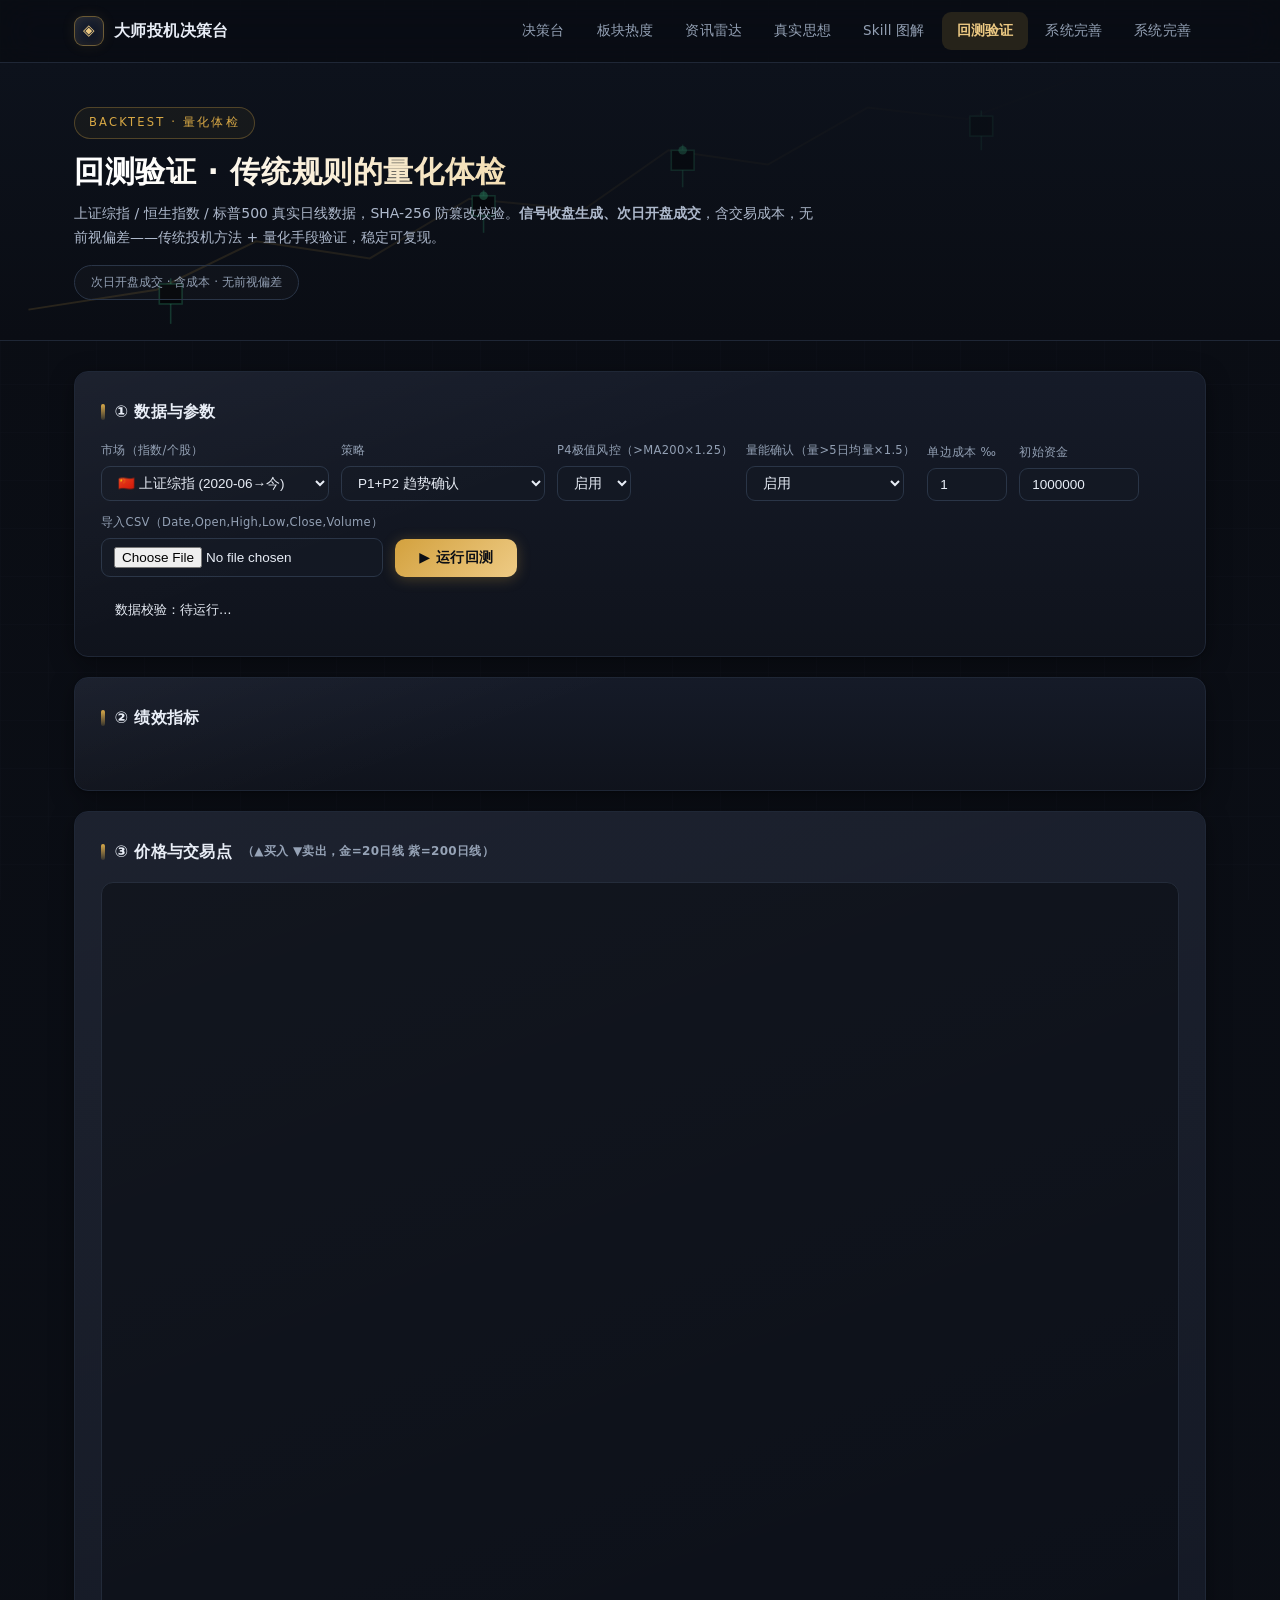
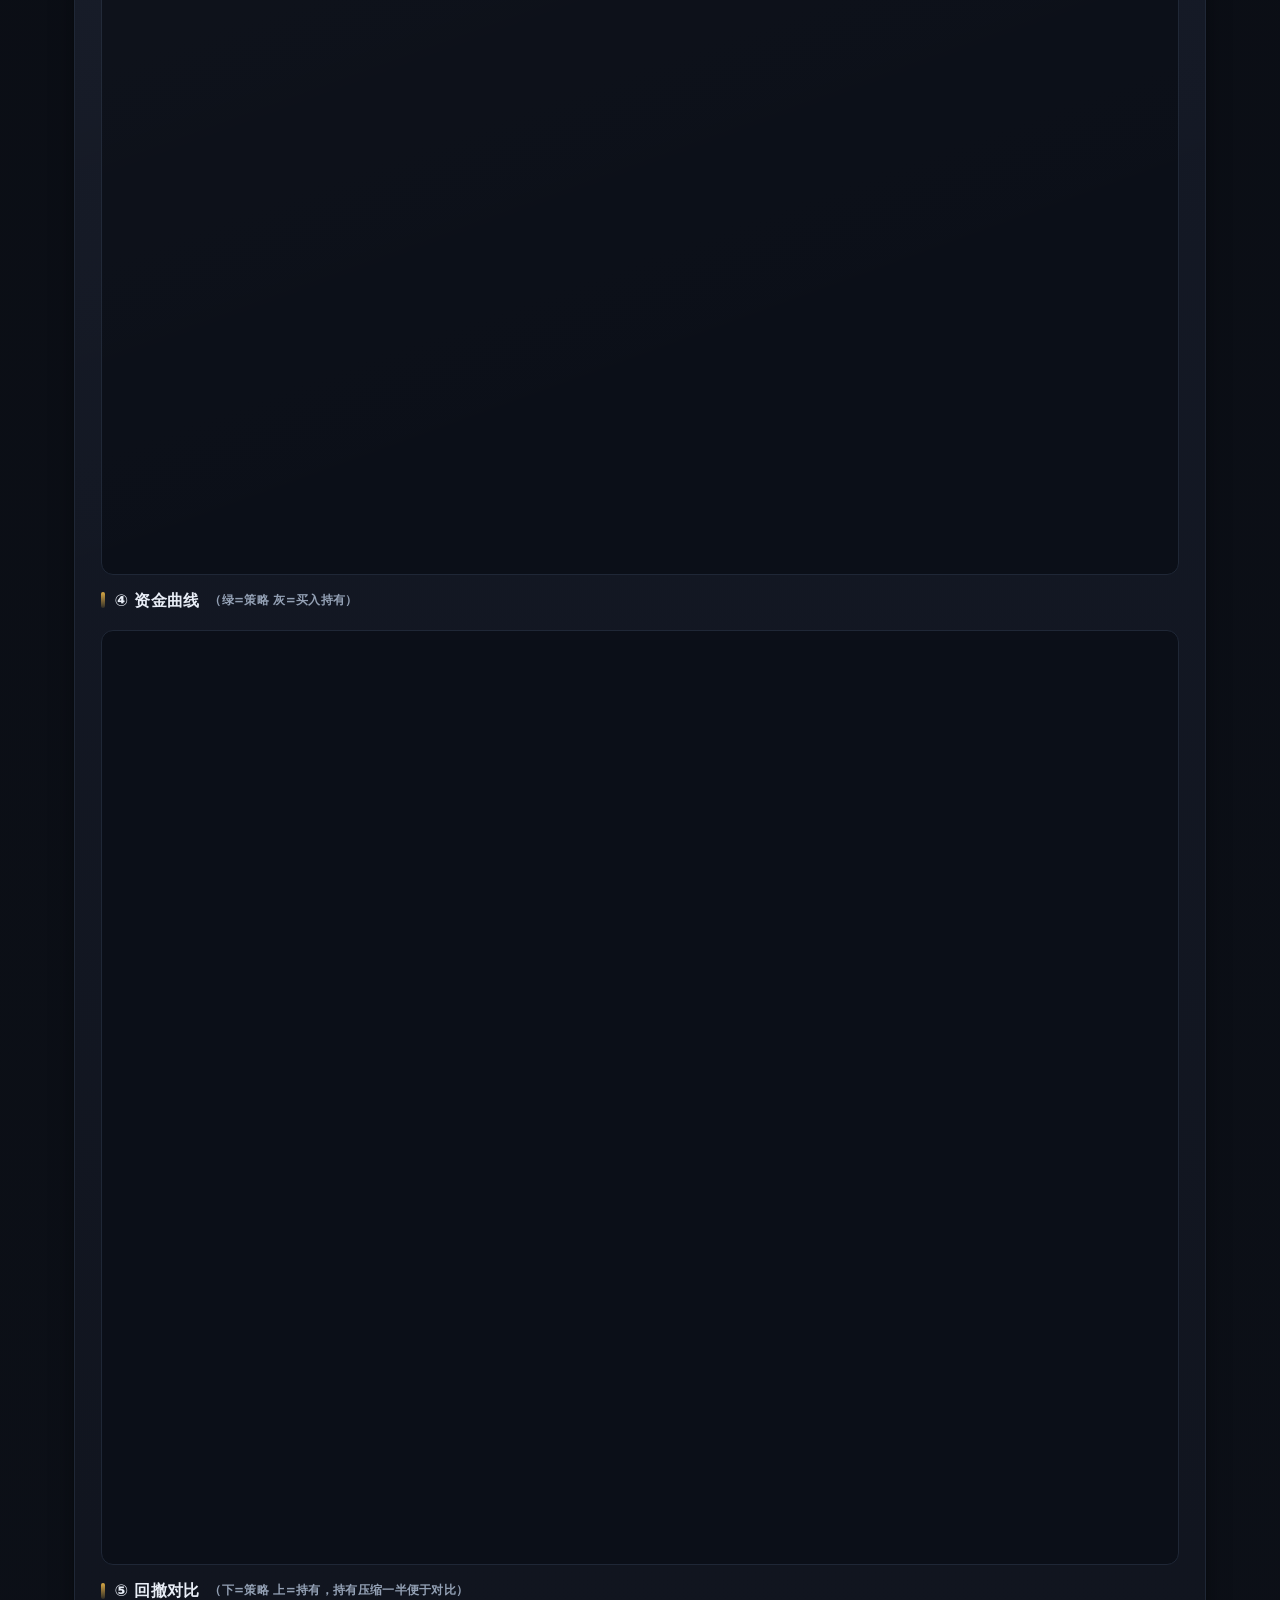
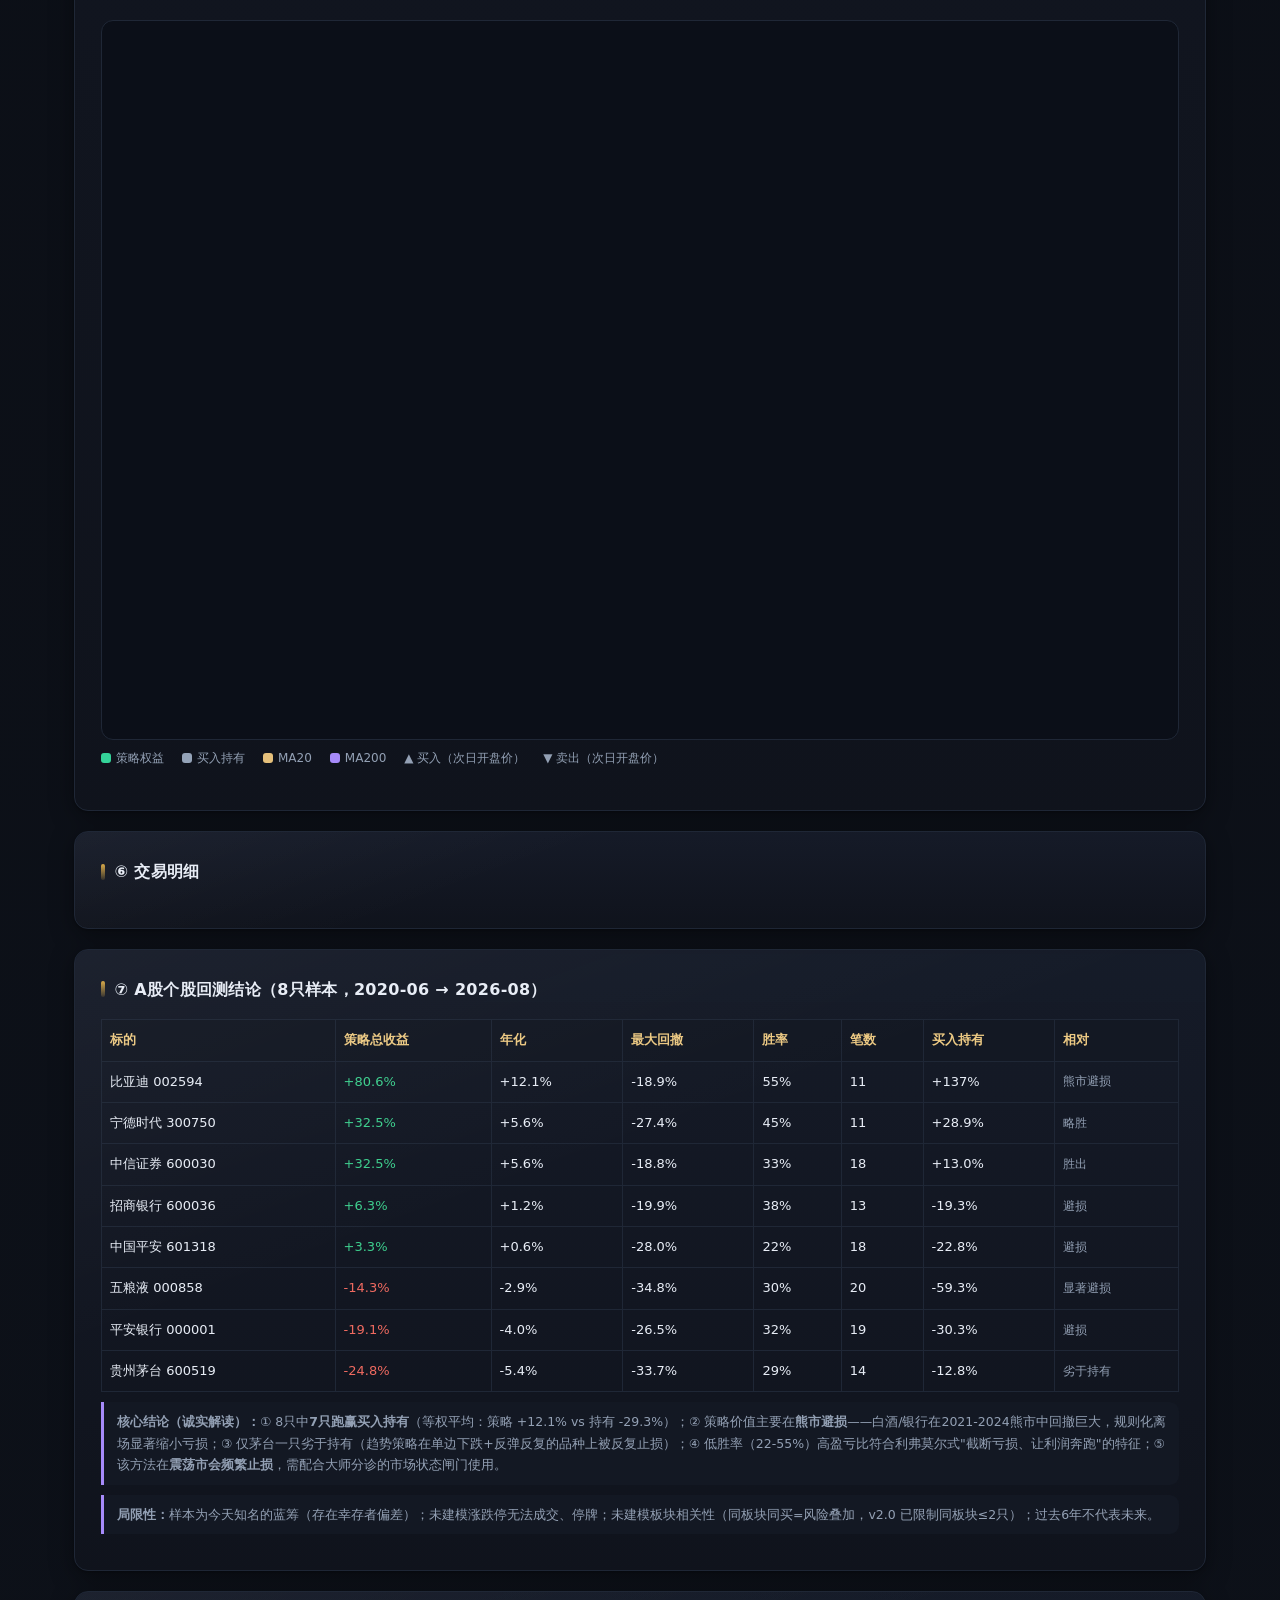
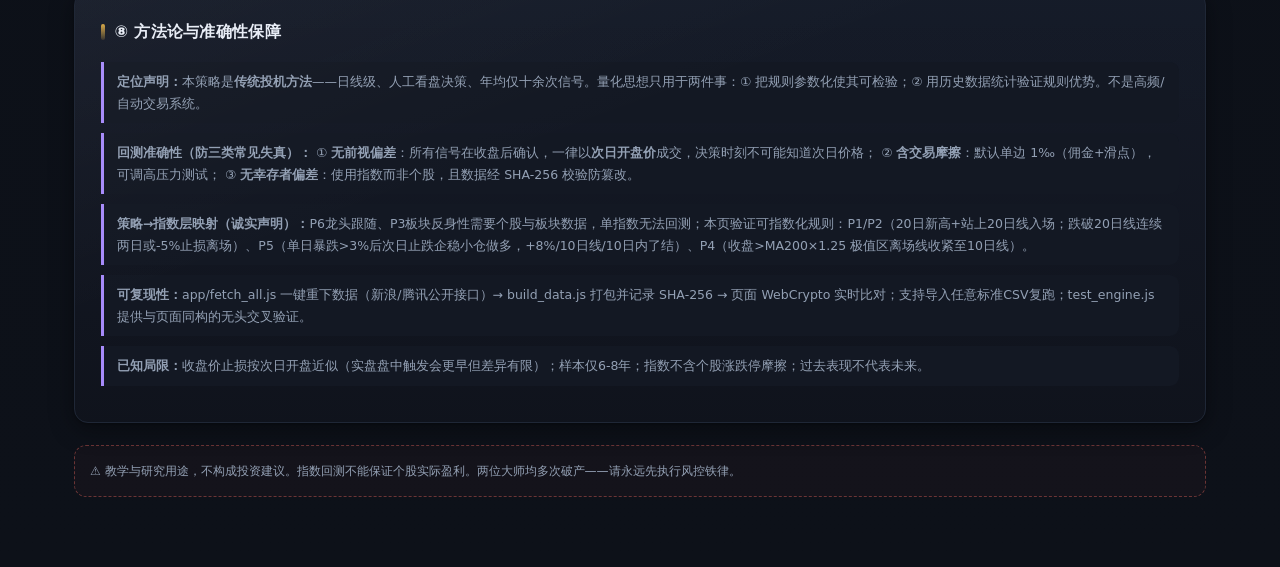
<file: app/backtest.html>
<!DOCTYPE html>
<html lang="zh-CN">
<head>
<meta charset="UTF-8">
<meta name="viewport" content="width=device-width, initial-scale=1.0">
<title>回测验证 · 大师短线投机决策台</title>
<link rel="stylesheet" href="style.css?v=6">
</head>
<body>

<nav class="navbar"><div class="nav-inner">
  <div class="brand"><span class="mark">◈</span>大师投机决策台</div>
  <div class="nav-links">
    <a href="index.html">决策台</a>
    <a href="sector.html">板块热度</a>
    <a href="news.html">资讯雷达</a>
    <a href="theory.html">真实思想</a>
    <a href="skills.html">Skill 图解</a>
    <a href="backtest.html" class="active">回测验证</a>
    <a href="system.html">系统完善</a>
    <a href="system.html">系统完善</a>
  </div>
</div></nav>

<div class="hero"><div class="hero-inner">
  <span class="eyebrow">Backtest · 量化体检</span>
  <h1>回测验证 · 传统规则的量化体检</h1>
  <p>上证综指 / 恒生指数 / 标普500 真实日线数据，SHA-256 防篡改校验。<b>信号收盘生成、次日开盘成交</b>，含交易成本，无前视偏差——传统投机方法 + 量化手段验证，稳定可复现。</p>
  <span class="badge">次日开盘成交 · 含成本 · 无前视偏差</span>
</div></div>

<div class="wrap">
  <div class="card">
    <h2>① 数据与参数</h2>
    <div class="controls">
      <div><label>市场（指数/个股）</label>
        <select id="sel-market">
          <optgroup label="指数">
            <option value="shc">🇨🇳 上证综指 (2020-06→今)</option>
            <option value="hsi">🇭🇰 恒生指数 (2018-07→今)</option>
            <option value="spx">🇺🇸 标普500 (2018-09→今)</option>
          </optgroup>
          <optgroup label="A股个股（2020-06→今）">
            <option value="600519">贵州茅台 600519</option>
            <option value="000858">五粮液 000858</option>
            <option value="000001">平安银行 000001</option>
            <option value="600036">招商银行 600036</option>
            <option value="300750">宁德时代 300750</option>
            <option value="601318">中国平安 601318</option>
            <option value="600030">中信证券 600030</option>
            <option value="002594">比亚迪 002594</option>
          </optgroup>
          <option value="custom">📁 自定义CSV…</option>
        </select></div>
      <div><label>策略</label>
        <select id="sel-strategy">
          <option value="trend">P1+P2 趋势确认</option>
          <option value="panic">P5 恐慌错杀反弹</option>
          <option value="combo">组合：趋势为主 + P5增强</option>
          <option value="bh">纯买入持有（对照）</option>
        </select></div>
      <div><label>P4极值风控（>MA200×1.25）</label>
        <select id="sel-p4"><option value="1">启用</option><option value="0">关闭</option></select></div>
      <div><label>量能确认（量>5日均量×1.5）</label>
        <select id="sel-vol"><option value="1">启用</option><option value="0">关闭（指数建议）</option></select></div>
      <div><label>单边成本 ‰</label><input type="number" id="inp-cost" value="1" step="0.5" min="0" style="width:80px"></div>
      <div><label>初始资金</label><input type="number" id="inp-cap" value="1000000" step="100000" style="width:120px"></div>
      <div><label>导入CSV（Date,Open,High,Low,Close,Volume）</label><input type="file" id="file-csv" accept=".csv"></div>
      <div><button class="btn btn-primary" onclick="run()">▶ 运行回测</button></div>
    </div>
    <div class="verify" id="verify">数据校验：待运行…</div>
  </div>

  <div class="card">
    <h2>② 绩效指标 <span class="small" id="m-sub"></span></h2>
    <div class="stats" id="stats"></div>
    <div class="stats" id="review-stats" style="margin-top:10px;display:none"></div>
  </div>

  <div class="card">
    <h2>③ 价格与交易点 <span class="small">（▲买入 ▼卖出，金=20日线 紫=200日线）</span></h2>
    <canvas id="cv-price" height="360"></canvas>
    <h2>④ 资金曲线 <span class="small">（绿=策略 灰=买入持有）</span></h2>
    <canvas id="cv-equity" height="260"></canvas>
    <h2>⑤ 回撤对比 <span class="small">（下=策略 上=持有，持有压缩一半便于对比）</span></h2>
    <canvas id="cv-dd" height="200"></canvas>
    <div class="legend">
      <span><span class="dot" style="background:#34d399"></span>策略权益</span>
      <span><span class="dot" style="background:#94a3b8"></span>买入持有</span>
      <span><span class="dot" style="background:#e5c07b"></span>MA20</span>
      <span><span class="dot" style="background:#a78bfa"></span>MA200</span>
      <span>▲ 买入（次日开盘价）</span><span>▼ 卖出（次日开盘价）</span>
    </div>
  </div>

  <div class="card">
    <h2>⑥ 交易明细</h2>
    <div style="overflow-x:auto;max-height:400px"><table id="trade-table"></table></div>
  </div>

  <div class="card" id="robust" style="display:none"></div>

  <div class="card">
    <h2>⑦ A股个股回测结论（8只样本，2020-06 → 2026-08）</h2>
    <table>
      <tr><th>标的</th><th>策略总收益</th><th>年化</th><th>最大回撤</th><th>胜率</th><th>笔数</th><th>买入持有</th><th>相对</th></tr>
      <tr><td>比亚迪 002594</td><td class="green">+80.6%</td><td>+12.1%</td><td>-18.9%</td><td>55%</td><td>11</td><td>+137%</td><td class="small">熊市避损</td></tr>
      <tr><td>宁德时代 300750</td><td class="green">+32.5%</td><td>+5.6%</td><td>-27.4%</td><td>45%</td><td>11</td><td>+28.9%</td><td class="small">略胜</td></tr>
      <tr><td>中信证券 600030</td><td class="green">+32.5%</td><td>+5.6%</td><td>-18.8%</td><td>33%</td><td>18</td><td>+13.0%</td><td class="small">胜出</td></tr>
      <tr><td>招商银行 600036</td><td class="green">+6.3%</td><td>+1.2%</td><td>-19.9%</td><td>38%</td><td>13</td><td>-19.3%</td><td class="small">避损</td></tr>
      <tr><td>中国平安 601318</td><td class="green">+3.3%</td><td>+0.6%</td><td>-28.0%</td><td>22%</td><td>18</td><td>-22.8%</td><td class="small">避损</td></tr>
      <tr><td>五粮液 000858</td><td class="red">-14.3%</td><td>-2.9%</td><td>-34.8%</td><td>30%</td><td>20</td><td>-59.3%</td><td class="small">显著避损</td></tr>
      <tr><td>平安银行 000001</td><td class="red">-19.1%</td><td>-4.0%</td><td>-26.5%</td><td>32%</td><td>19</td><td>-30.3%</td><td class="small">避损</td></tr>
      <tr><td>贵州茅台 600519</td><td class="red">-24.8%</td><td>-5.4%</td><td>-33.7%</td><td>29%</td><td>14</td><td>-12.8%</td><td class="small">劣于持有</td></tr>
    </table>
    <div class="note"><b>核心结论（诚实解读）：</b>① 8只中<b>7只跑赢买入持有</b>（等权平均：策略 +12.1% vs 持有 -29.3%）；② 策略价值主要在<b>熊市避损</b>——白酒/银行在2021-2024熊市中回撤巨大，规则化离场显著缩小亏损；③ 仅茅台一只劣于持有（趋势策略在单边下跌+反弹反复的品种上被反复止损）；④ 低胜率（22-55%）高盈亏比符合利弗莫尔式"截断亏损、让利润奔跑"的特征；⑤ 该方法在<b>震荡市会频繁止损</b>，需配合大师分诊的市场状态闸门使用。</div>
    <div class="note"><b>局限性：</b>样本为今天知名的蓝筹（存在幸存者偏差）；未建模涨跌停无法成交、停牌；未建模板块相关性（同板块同买=风险叠加，v2.0 已限制同板块≤2只）；过去6年不代表未来。</div>
  </div>

  <div class="card">
    <h2>⑧ 方法论与准确性保障</h2>
    <div class="note"><b>定位声明：</b>本策略是<b>传统投机方法</b>——日线级、人工看盘决策、年均仅十余次信号。量化思想只用于两件事：① 把规则参数化使其可检验；② 用历史数据统计验证规则优势。不是高频/自动交易系统。</div>
    <div class="note"><b>回测准确性（防三类常见失真）：</b>
      ① <b>无前视偏差</b>：所有信号在收盘后确认，一律以<b>次日开盘价</b>成交，决策时刻不可能知道次日价格；
      ② <b>含交易摩擦</b>：默认单边 1‰（佣金+滑点），可调高压力测试；
      ③ <b>无幸存者偏差</b>：使用指数而非个股，且数据经 SHA-256 校验防篡改。</div>
    <div class="note"><b>策略→指数层映射（诚实声明）：</b>P6龙头跟随、P3板块反身性需要个股与板块数据，单指数无法回测；本页验证可指数化规则：P1/P2（20日新高+站上20日线入场；跌破20日线连续两日或-5%止损离场）、P5（单日暴跌>3%后次日止跌企稳小仓做多，+8%/10日线/10日内了结）、P4（收盘>MA200×1.25 极值区离场线收紧至10日线）。</div>
    <div class="note"><b>可复现性：</b>app/fetch_all.js 一键重下数据（新浪/腾讯公开接口）→ build_data.js 打包并记录 SHA-256 → 页面 WebCrypto 实时比对；支持导入任意标准CSV复跑；test_engine.js 提供与页面同构的无头交叉验证。</div>
    <div class="note"><b>已知局限：</b>收盘价止损按次日开盘近似（实盘盘中触发会更早但差异有限）；样本仅6-8年；指数不含个股涨跌停摩擦；过去表现不代表未来。</div>
  </div>

  <div class="disclaimer">⚠️ 教学与研究用途，不构成投资建议。指数回测不能保证个股实际盈利。两位大师均多次破产——请永远先执行风控铁律。</div>
</div>

<script src="data.js"></script>
<script>
const $=id=>document.getElementById(id);
const fmtPct=x=>(x*100).toFixed(1)+"%";
function parseCSV(text){
  const lines=text.trim().split(/\r?\n/); const out=[];
  for(let i=1;i<lines.length;i++){const p=lines[i].split(",");
    if(p.length<5)continue;
    const d={date:p[0],open:+p[1],high:+p[2],low:+p[3],close:+p[4],vol:+(p[5]||0)};
    if(isFinite(d.close)&&d.close>0)out.push(d);}
  return out;
}
function sma(arr,n){const out=new Array(arr.length).fill(null);let s=0;
  for(let i=0;i<arr.length;i++){s+=arr[i];if(i>=n)s-=arr[i-n];if(i>=n-1)out[i]=s/n;}return out;}
function maxDD(eq){let peak=-Infinity,dd=0;for(const v of eq){if(v>peak)peak=v;dd=Math.min(dd,v/peak-1);}return dd;}
function sharpeDaily(eq){const r=[];for(let i=1;i<eq.length;i++)r.push(eq[i]/eq[i-1]-1);
  const m=r.reduce((a,b)=>a+b,0)/r.length;const sd=Math.sqrt(r.reduce((a,b)=>a+(b-m)**2,0)/r.length);
  return sd?m/sd*Math.sqrt(252):0;}

async function loadData(){
  const mk=$("sel-market").value;
  if(mk==="custom"){
    const f=$("file-csv").files[0];
    if(!f){alert("请选择CSV文件");return null;}
    const rows=parseCSV(await f.text());
    $("verify").className="verify ok";$("verify").textContent=`数据校验：自定义CSV 已加载 ${rows.length} 根（${rows[0].date} → ${rows[rows.length-1].date}，来源由你自行保证）`;
    return {rows,meta:{source:"自定义上传",sha256:"—"},custom:true};
  }
  const s=DATASET.series[mk];
  const buf=await crypto.subtle.digest("SHA-256",new TextEncoder().encode(s.csv));
  const hash=[...new Uint8Array(buf)].map(b=>b.toString(16).padStart(2,"0")).join("");
  const ok=hash===s.sha256;
  const v=$("verify");
  v.className="verify "+(ok?"ok":"bad");
  v.textContent=ok?`✅ 数据校验通过（SHA-256 一致）：${s.source} · ${s.rows} 根 · ${s.first} → ${s.last} · 打包于 ${DATASET.generated.slice(0,10)}`
                  :`❌ 数据校验失败！请重新运行 fetch_all.js + build_data.js`;
  return {rows:parseCSV(s.csv),meta:s};
}

/* ===== 回测引擎 v2：收盘信号 → 次日开盘成交（无前视） ===== */
function backtest(rows,strat,useP4,costBps,useVol){
  const n=rows.length,close=rows.map(r=>r.close),open=rows.map(r=>r.open),vol=rows.map(r=>r.vol||0);
  const ma10=sma(close,10),ma20=sma(close,20),ma200=sma(close,200),v5=sma(vol,5);
  const hh20=new Array(n).fill(null);
  for(let i=0;i<n;i++){if(i>=20){let h=-Infinity;for(let j=i-20;j<i;j++)h=Math.max(h,close[j]);hh20[i]=h;}}
  const cost=costBps/10000;
  let cash=1,pos=0,entry=0,entryIdx=-1,stop=-Infinity,extCool=false;
  const eq=new Array(n).fill(1),trades=[],marks=[];
  for(let k=0;k<200;k++)eq[k]=1;

  for(let i=200;i<n-1;i++){
    const p4=useP4&&ma200[i]&&close[i]>ma200[i]*1.25;
    if(p4)extCool=true;
    if(ma200[i]&&close[i]<ma200[i]*1.15)extCool=false;
    const exitLine=p4?ma10[i]:ma20[i];
    const nextOpen=open[i+1];

    /* 持仓：收盘检查离场信号，次日开盘执行 */
    if(pos>0){
      let exit=false,reason="";
      if(strat==="panic"){
        const ret=close[i]/entry-1;
        if(ret<=-0.04){exit=true;reason="止损-4%";}
        else if(ret>=0.08){exit=true;reason="目标+8%";}
        else if(ma10[i]&&close[i]>ma10[i]&&ret>0){exit=true;reason="上穿10日线了结";}
        else if(i-entryIdx>=10){exit=true;reason="持满10日";}
      }else{
        if(close[i]<stop){exit=true;reason="止损-5%";}
        else if(exitLine&&close[i]<exitLine&&close[i-1]<exitLine){exit=true;reason="跌破"+(p4?"10日线(P4收紧)":"20日线两日");}
      }
      if(exit){
        cash+=pos*nextOpen*(1-cost);
        marks.push({i:i+1,type:"s",p:nextOpen,reason});
        trades.push({in:entryIdx,out:i+1,e:entry,x:nextOpen,ret:nextOpen/entry-1-2*cost,reason});
        pos=0;
      }
    }
    /* 空仓：收盘检查入场信号，次日开盘执行 */
    if(pos===0){
      const sd=rows[i-1],td=rows[i];
      const panicSignal=sd.close/sd.open-1<=-0.03;
      const stabilize=panicSignal&&td.close>td.open&&td.low>=sd.low*0.995;
      const trendSignal=hh20[i]&&close[i]>hh20[i]&&ma20[i]&&close[i]>ma20[i]&&(!useVol||(v5[i]&&vol[i]>v5[i]*1.5))&&close[i-1]<=hh20[i]&&!extCool;
      let w=0;
      if((strat==="trend"||strat==="combo")&&trendSignal)w=1;
      if((strat==="panic"||strat==="combo")&&stabilize)w=Math.max(w,0.25);
      if(w>0){
        entry=nextOpen;entryIdx=i+1;
        const amt=cash*w;
        pos=amt*(1-cost)/entry;
        cash-=amt;
        stop=entry*0.95;
        marks.push({i:i+1,type:"b",p:entry});
      }
    }
    eq[i+1]=cash+pos*close[i+1];
  }
  const bh=rows.map(r=>r.close/rows[200].close);
  return {eq,bh,trades,marks,ma10,ma20,ma200,rows};
}

function metrics(eq,bh,trades,rows){
  const years=(rows.length-200)/252;
  const wins=trades.filter(t=>t.ret>0);
  return {
    total:eq[eq.length-1]/eq[200]-1,
    bhTotal:bh[bh.length-1]/bh[200]-1,
    cagr:Math.pow(eq[eq.length-1],1/years)-1,
    bhCagr:Math.pow(bh[bh.length-1]/bh[200],1/years)-1,
    mdd:maxDD(eq.slice(200)),bhMdd:maxDD(bh.slice(200)),
    sharpe:sharpeDaily(eq.slice(200)),bhSharpe:sharpeDaily(bh.slice(200)),
    n:trades.length,wr:trades.length?wins.length/trades.length:0,
    avgHold:trades.length?(trades.reduce((a,t)=>a+(t.out-t.in),0)/trades.length).toFixed(1):0,
  };
}

// 交易复盘统计：盈亏比/极值/连胜连亏/月度胜率——把交易序列变成可改进的数据
function renderReview(trades, rows){
  const el = document.getElementById('review-stats');
  if(!trades.length){ el.style.display='none'; return; }
  const wins = trades.filter(t=>t.ret>0), losses = trades.filter(t=>t.ret<=0);
  const avgWin = wins.length? wins.reduce((a,t)=>a+t.ret,0)/wins.length : 0;
  const avgLoss = losses.length? losses.reduce((a,t)=>a+t.ret,0)/losses.length : 0;
  const pf = avgLoss? avgWin/Math.abs(avgLoss) : avgWin>0? Infinity : 0;
  const maxWin = Math.max(...trades.map(t=>t.ret));
  const maxLoss = Math.min(...trades.map(t=>t.ret));
  const exp = trades.reduce((a,t)=>a+t.ret,0)/trades.length;
  // 连胜连亏
  let streak=0, bestW=0, bestL=0;
  trades.forEach(t=>{ streak = t.ret>0 ? (streak>0?streak+1:1) : (streak<0?streak-1:-1); if(streak>bestW)bestW=streak; if(streak<bestL)bestL=streak; });
  // 月度胜率（按平仓日月份分组）
  const byMonth = {};
  trades.forEach(t=>{ const d = rows[t.out] ? rows[t.out].date.slice(0,7) : '?'; (byMonth[d] = byMonth[d] || []).push(t.ret>0?1:0); });
  const months = Object.entries(byMonth).sort((a,b)=>a[0]<b[0]?-1:1);
  const winMonths = months.filter(([,v])=>v.filter(x=>x).length/v.length>=0.5).length;
  const S=(v,l,c)=>`<div class="stat"><div class="v ${c||''}">${v}</div><div class="l">${l}</div></div>`;
  const pct = v=>(v*100).toFixed(1)+'%';
  const pfStr = pf===Infinity?'∞':pf.toFixed(2);
  el.style.display='flex';
  el.innerHTML =
    S(pfStr, '盈亏比（平均盈/亏）', pf>=1.5?'green':(pf>=1?'amber':'red'))+
    S(pct(exp), '单笔期望值', exp>0?'green':'red')+
    S(pct(maxWin), '最大单笔盈利', 'green')+
    S(pct(maxLoss), '最大单笔亏损', 'red')+
    S(bestW+' 连', '最大连胜', 'green')+
    S(bestL+' 连', '最大连亏', 'red')+
    S(winMonths+'/'+months.length+' 月', '月度胜率≥50%');
}

function draw(){
  const dpr=window.devicePixelRatio||1;
  ["cv-price","cv-equity","cv-dd"].forEach(id=>{const c=$(id);const w=c.clientWidth;c.width=w*dpr;c.height=+c.getAttribute("height")*dpr;c.getContext("2d").setTransform(dpr,0,0,dpr,0,0);});
}
function lineChart(cv,arrs,opts){
  const ctx=cv.getContext("2d"),W=cv.width/(window.devicePixelRatio||1),H=cv.height/(window.devicePixelRatio||1);
  const P={l:8,r:56,t:10,b:20};
  let mn=Infinity,mx=-Infinity;arrs.forEach(a=>a.data.forEach(v=>{if(v!=null&&isFinite(v)){mn=Math.min(mn,v);mx=Math.max(mx,v);}}));
  const pad=(mx-mn)*0.05;mn-=pad;mx+=pad;
  const n=arrs[0].data.length;
  const X=i=>P.l+(W-P.l-P.r)*i/(n-1), Y=v=>P.t+(H-P.t-P.b)*(1-(v-mn)/(mx-mn));
  ctx.clearRect(0,0,W,H);
  ctx.strokeStyle="#253045";ctx.fillStyle="#94a3b8";ctx.font="10px sans-serif";
  for(let k=0;k<=4;k++){const v=mn+(mx-mn)*k/4,y=Y(v);
    ctx.beginPath();ctx.moveTo(P.l,y);ctx.lineTo(W-P.r,y);ctx.stroke();
    ctx.fillText(opts.fmt?opts.fmt(v):v.toFixed(0),W-P.r+4,y+3);}
  arrs.forEach(a=>{ctx.beginPath();ctx.strokeStyle=a.color;ctx.lineWidth=a.width||1.5;if(a.dash)ctx.setLineDash(a.dash);
    let started=false;
    for(let i=0;i<n;i++){const v=a.data[i];if(v==null||!isFinite(v))continue;
      if(!started){ctx.moveTo(X(i),Y(v));started=true;}else ctx.lineTo(X(i),Y(v));}
    ctx.stroke();ctx.setLineDash([]);});
  if(opts.dates){ctx.fillStyle="#94a3b8";ctx.fillText(opts.dates[0],P.l,H-4);ctx.fillText(opts.dates[n-1],W-P.r-70,H-4);ctx.fillText(opts.dates[Math.floor(n/2)],W/2-30,H-4);}
  if(opts.marks){opts.marks.forEach(m=>{const x=X(m.i),y=Y(m.p);
    ctx.fillStyle=m.type==="b"?"#34d399":"#f87171";
    ctx.beginPath();
    if(m.type==="b"){ctx.moveTo(x,y-14);ctx.lineTo(x-5,y-6);ctx.lineTo(x+5,y-6);}
    else{ctx.moveTo(x,y+14);ctx.lineTo(x-5,y+6);ctx.lineTo(x+5,y+6);}
    ctx.closePath();ctx.fill();});}
}

async function run(){
  const data=await loadData();if(!data)return;
  const strat=$("sel-strategy").value,p4=$("sel-p4").value==="1",useVol=$("sel-vol").value==="1";
  const cost=+$("inp-cost").value,cap=+$("inp-cap").value;
  const r=backtest(data.rows,strat,p4,cost,useVol);
  const m=metrics(r.eq,r.bh,r.trades,data.rows);
  renderReview(r.trades, data.rows);
  $("m-sub").textContent=`· ${data.meta.source||""} · ${r.trades.length} 笔 · 年化 ${fmtPct(m.cagr)} vs 持有 ${fmtPct(m.bhCagr)}`;
  const S=(v,l,c)=>`<div class="stat"><div class="v ${c||""}">${v}</div><div class="l">${l}</div></div>`;
  if(strat==="bh"){
    $("stats").innerHTML=
      S(fmtPct(m.bhTotal),"买入持有总收益")+
      S(fmtPct(m.bhCagr),"年化 CAGR")+
      S(fmtPct(m.bhMdd),"最大回撤","red")+
      S(m.bhSharpe.toFixed(2),"夏普比率(年化)");
  } else {
  $("stats").innerHTML=
    S(fmtPct(m.total),"策略总收益",m.total>m.bhTotal?"green":"")+
    S(fmtPct(m.bhTotal),"买入持有总收益")+
    S(fmtPct(m.cagr),"策略年化 CAGR")+
    S(fmtPct(m.mdd),"策略最大回撤",m.mdd>m.bhMdd?"red":"green")+
    S(fmtPct(m.bhMdd),"持有最大回撤","red")+
    S(m.sharpe.toFixed(2),"夏普比率(年化)",m.sharpe>0?"green":"red")+
    S(m.n+" 笔","交易次数")+
    S(fmtPct(m.wr),"胜率")+
    S(m.avgHold+" 日","平均持仓");
  }

  const rows=r.rows,dates=rows.map(x=>x.date);
  const eqScale=r.eq.map(v=>v*cap),bhScale=r.bh.map(v=>v*cap);
  const ddS=r.eq.map((v,i)=>{let p=-1;for(let j=200;j<=i;j++)p=Math.max(p,r.eq[j]);return (v/p-1)*100;});
  const ddB=r.bh.map((v,i)=>{let p=-1;for(let j=200;j<=i;j++)p=Math.max(p,r.bh[j]);return (v/p-1)*100;});
  draw();
  lineChart($("cv-price"),[
    {data:rows.map(x=>x.close),color:"#60a5fa",width:1.6},
    {data:r.ma20,color:"#e5c07b",width:1,dash:[4,3]},
    {data:r.ma200,color:"#a78bfa",width:1,dash:[8,4]}],
    {dates,marks:r.marks,fmt:v=>v.toFixed(0)});
  lineChart($("cv-equity"),[
    {data:eqScale,color:"#34d399",width:1.8},
    {data:bhScale,color:"#94a3b8",width:1.2,dash:[4,3]}],
    {dates,fmt:v=>(v/1000).toFixed(0)+"k"});
  lineChart($("cv-dd"),[
    {data:ddB.map(v=>v/2),color:"#94a3b8",width:1,dash:[4,3]},
    {data:ddS,color:"#f87171",width:1.5}],
    {dates,fmt:v=>v.toFixed(0)+"%"});
  $("trade-table").innerHTML="<tr><th>#</th><th>入场日</th><th>出场日</th><th>入场价</th><th>出场价</th><th>收益%</th><th>持仓日</th><th>离场原因</th></tr>"+
    r.trades.map((t,i)=>`<tr><td>${i+1}</td><td>${rows[t.in].date}</td><td>${rows[t.out].date}</td><td>${t.e.toFixed(1)}</td><td>${t.x.toFixed(1)}</td>
    <td class="${t.ret>0?"green":"red"}">${(t.ret*100).toFixed(2)}</td><td>${t.out-t.in}</td><td>${t.reason}</td></tr>`).join("");

  /* —— v2.0 新增：成本敏感性稳健性检验 —— */
  const robEl=$("robust");
  if(strat==="bh"){
    robEl.style.display="block";
    robEl.innerHTML=`<h3>稳健性检验</h3><p class="small">当前为「纯买入持有」对照组，无交易成本影响。策略收益 = 持有 ${fmtPct(m.bhTotal)}（年化 ${fmtPct(m.bhCagr)}，最大回撤 ${fmtPct(m.bhMdd)}）。</p>`;
    return;
  }
  const costs=[0,1,2,3,5];
  const rowsR=costs.map(c=>{
    const rr=backtest(data.rows,strat,p4,c,useVol);
    return metrics(rr.eq,rr.bh,rr.trades,data.rows);
  });
  robEl.style.display="block";
  robEl.innerHTML=`<h3>稳健性检验：成本敏感性（过拟合与容错检验）</h3>
    <table><tr><th>单边成本 ‰</th><th>总收益</th><th>年化</th><th>最大回撤</th><th>交易笔数</th><th>胜率</th></tr>`+
    costs.map((c,i)=>`<tr><td>${c}</td><td class="${rowsR[i].total>0?"green":"red"}">${fmtPct(rowsR[i].total)}</td>
      <td>${fmtPct(rowsR[i].cagr)}</td><td>${fmtPct(rowsR[i].mdd)}</td><td>${rowsR[i].n}</td><td>${fmtPct(rowsR[i].wr)}</td></tr>`).join("")+
    `</table>
    <div class="note">判读：若成本从 1‰ 升至 5‰ 时收益由正转负且幅度坍塌，说明策略依赖低摩擦、容错差；若收益方向不变仅数值下降，则策略稳健。样本仅 6-8 年，结果供教学参考。</div>`;
}
window.addEventListener("resize",()=>{if($("stats").innerHTML)run();});
</script>
</body>
</html>
</file>
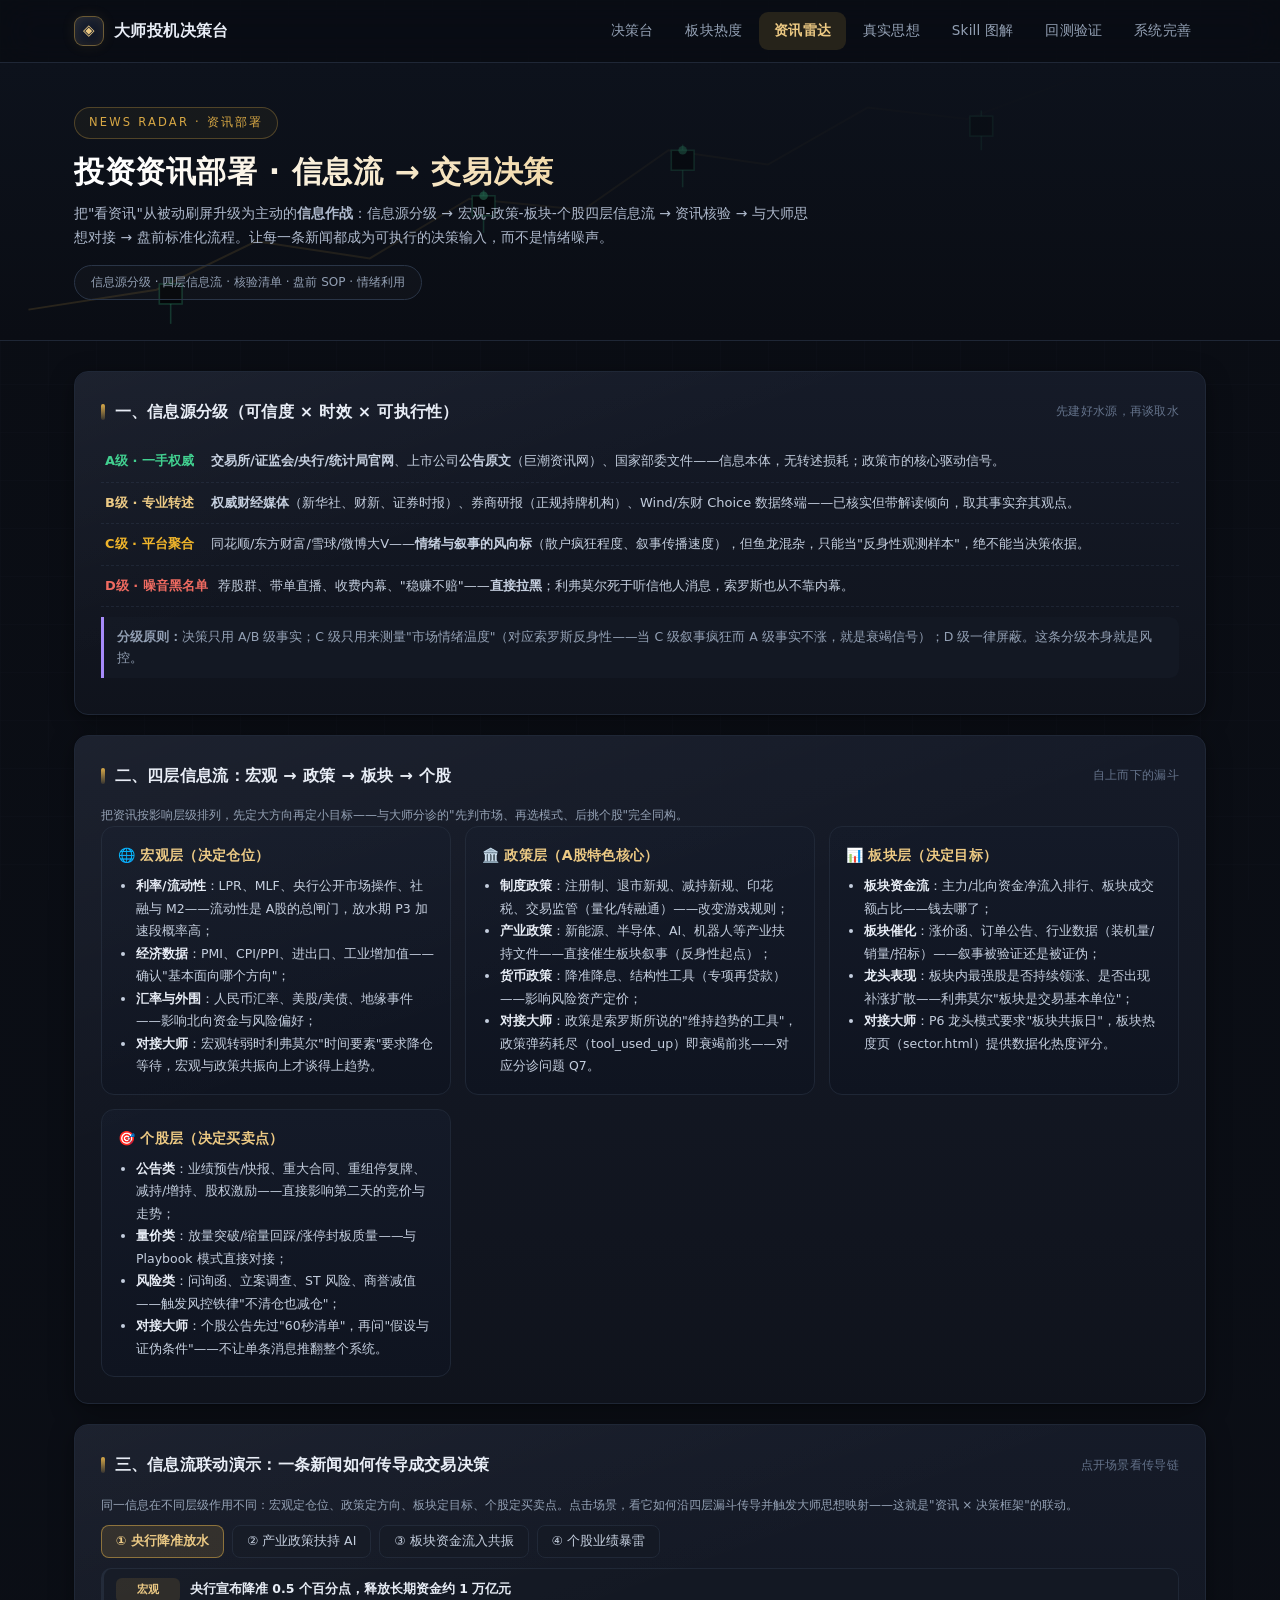
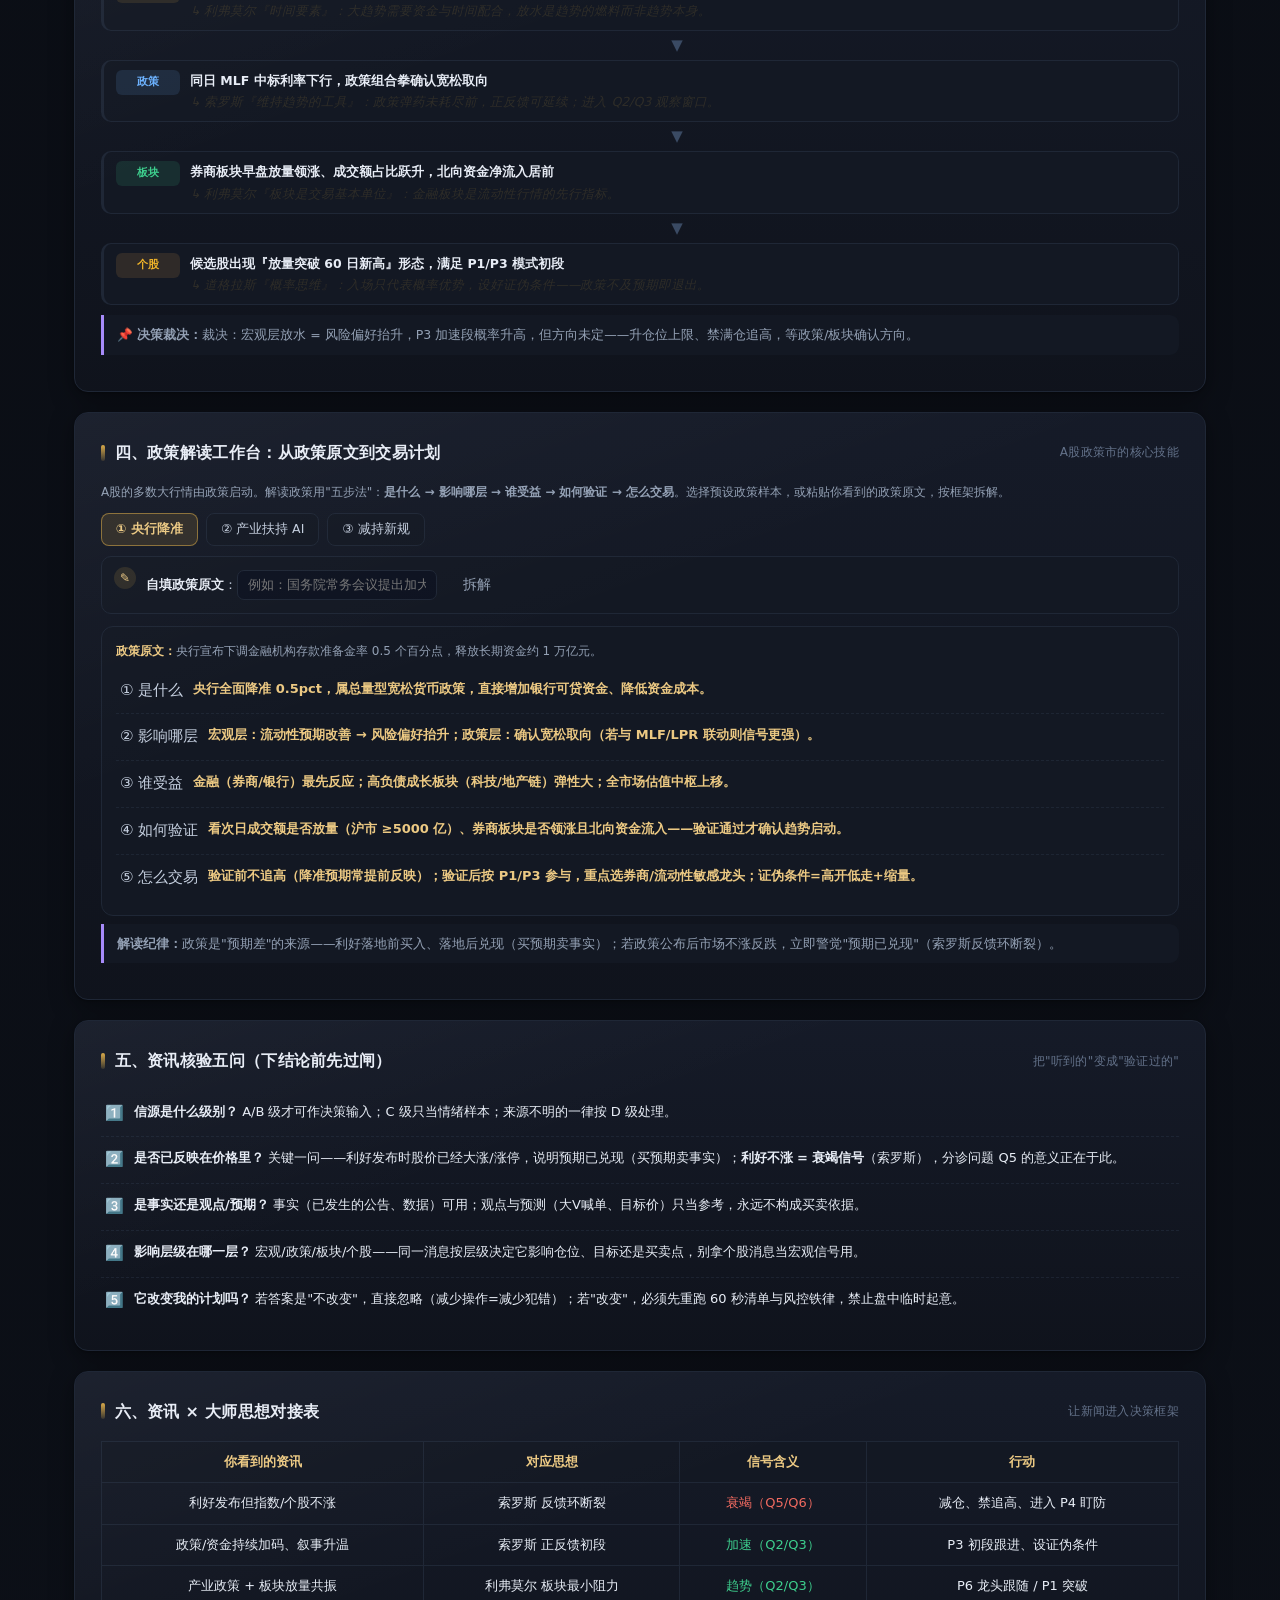
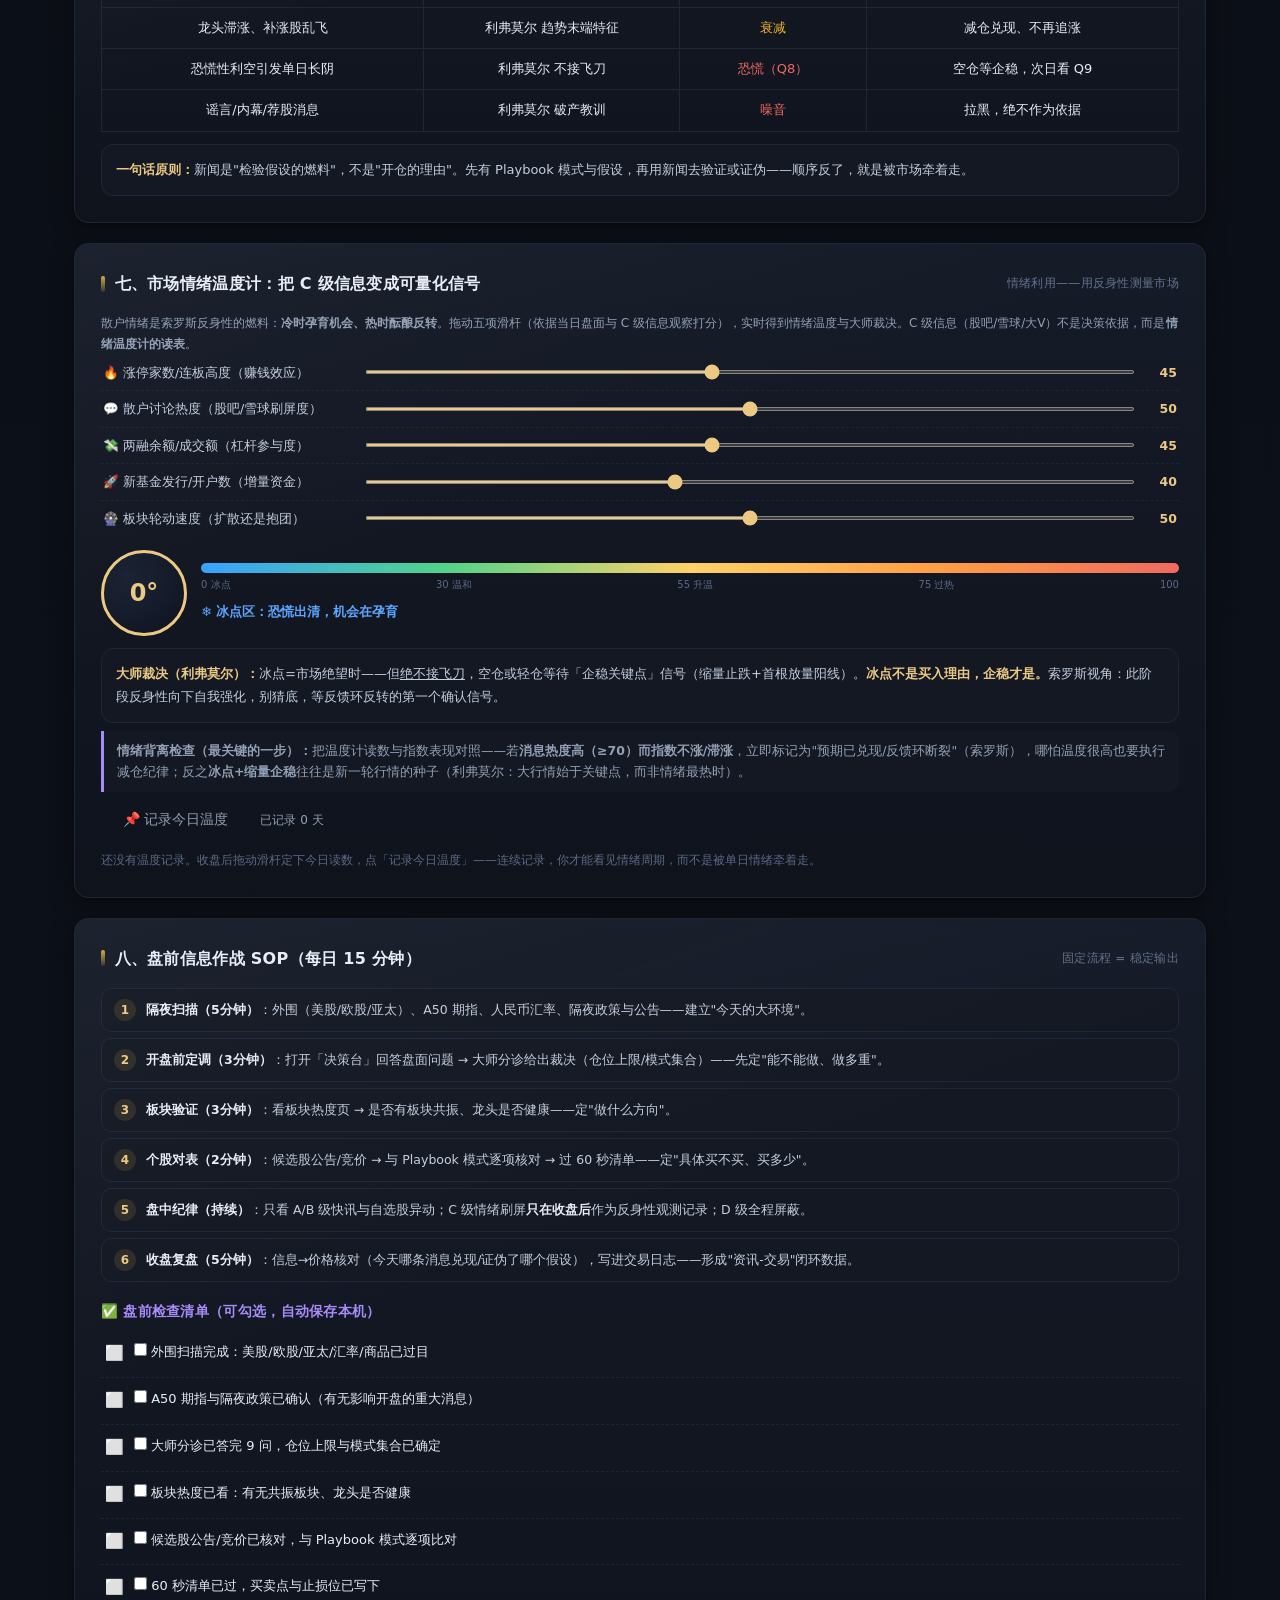
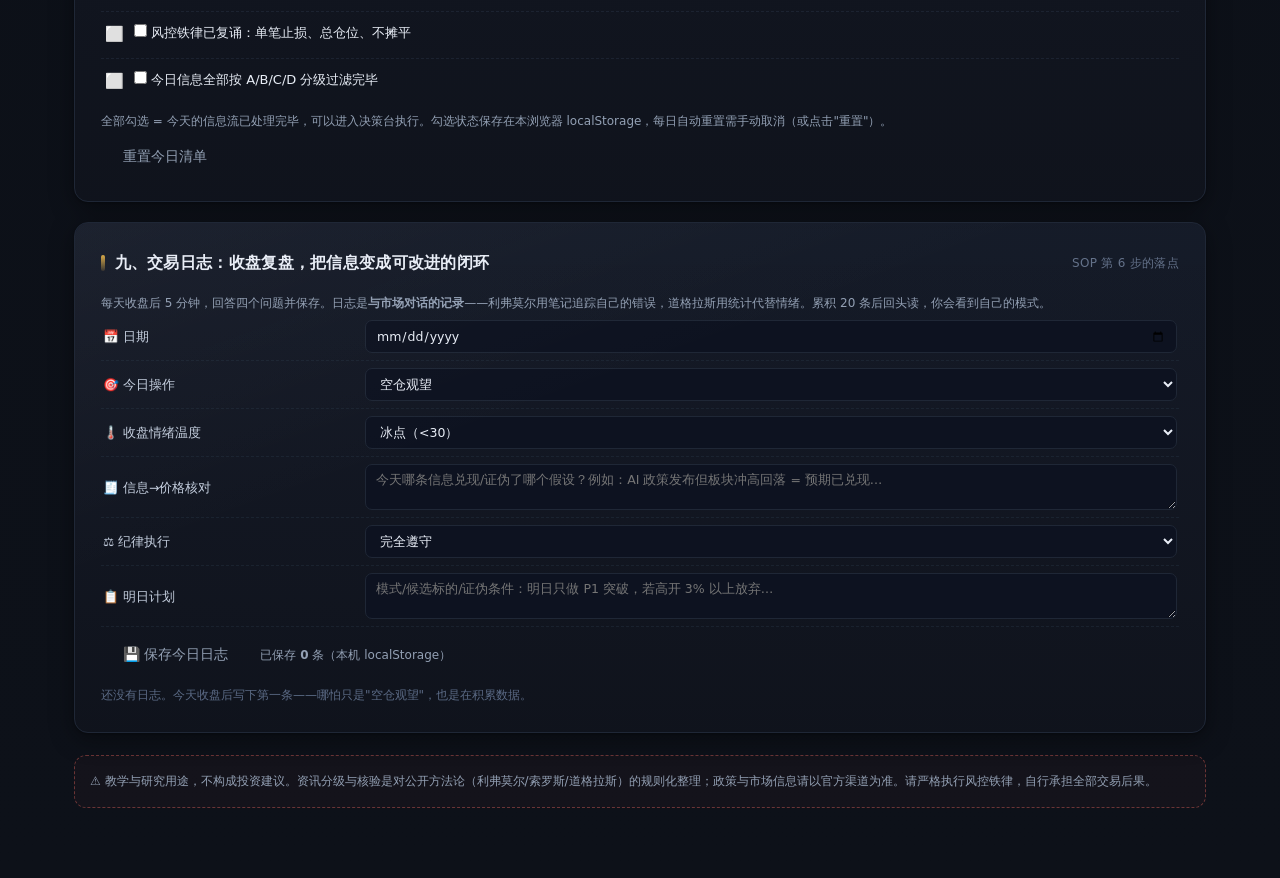
<file: app/news.html>
<!DOCTYPE html>
<html lang="zh-CN">
<head>
<meta charset="UTF-8">
<meta name="viewport" content="width=device-width, initial-scale=1.0">
<title>资讯雷达 · 投资资讯部署</title>
<link rel="stylesheet" href="style.css?v=6">
<style>
.info-grid{display:grid;grid-template-columns:repeat(auto-fit,minmax(300px,1fr));gap:14px}
.info-card{background:linear-gradient(180deg,#141a28,#0f1420);border:1px solid var(--line);border-radius:13px;padding:16px}
.info-card h3{color:var(--gold2);font-size:14px;margin:0 0 8px}
.info-card ul{padding-left:18px;font-size:12.5px;color:#c4cede;line-height:1.8}
.info-card li b{color:var(--txt)}
.flow-v{display:flex;flex-direction:column;gap:6px;margin-top:8px}
.flow-step{display:flex;gap:10px;align-items:flex-start;background:var(--card);border:1px solid var(--line);border-radius:10px;padding:10px 12px;font-size:12.5px}
.flow-step .fn{width:22px;height:22px;border-radius:50%;background:var(--gold-dim);color:var(--gold2);display:flex;align-items:center;justify-content:center;font-weight:800;font-size:12px;flex-shrink:0}
.flow-step .fc{color:#c4cede}.flow-step .fc b{color:var(--txt)}
.tier{display:flex;align-items:center;gap:10px;padding:9px 4px;border-bottom:1px dashed rgba(42,53,71,.5);font-size:13px}
.tier:last-child{border-bottom:none}
.tier .tl{font-weight:700;min-width:96px}
.tier .td{color:#c4cede}
.tl-a{color:var(--green)}.tl-b{color:var(--gold2)}.tl-c{color:var(--amber)}.tl-d{color:var(--red)}
.checkline{display:flex;gap:10px;align-items:flex-start;padding:10px 4px;border-bottom:1px dashed rgba(42,53,71,.45);font-size:13px}
.checkline:last-child{border-bottom:none}
.checkline .ck{font-size:15px;flex-shrink:0}
.mode-tag{display:inline-block;padding:2px 10px;border-radius:20px;font-size:11px;border:1px solid;margin-right:6px}
.mt-news{color:var(--blue);border-color:rgba(108,178,255,.4)}
.mt-policy{color:var(--gold2);border-color:rgba(216,168,69,.4)}
.mt-flow{color:var(--green);border-color:rgba(62,207,142,.4)}
.mt-risk{color:var(--red);border-color:rgba(239,106,96,.4)}
.flowcard{background:var(--card);border:1px solid var(--line);border-radius:12px;padding:14px;margin-top:12px;font-size:13px;color:#c4cede}
.flowcard b{color:var(--gold2)}
.amber{color:var(--amber)}
table.tbl td,table.tbl th{text-align:center}
.link-tabs{display:flex;flex-wrap:wrap;gap:8px;margin:10px 0}
.link-tabs .mkt-btn{padding:7px 14px;font-size:12.5px;border-radius:8px;border:1px solid var(--line);background:var(--card);color:#c4cede;cursor:pointer}
.link-tabs .mkt-btn.on{background:var(--gold-dim);color:var(--gold2);border-color:rgba(216,168,69,.55);font-weight:700}
.link-chain{display:flex;flex-direction:column;gap:7px;margin-top:6px}
.lc-step{display:flex;gap:10px;align-items:flex-start;background:var(--card);border:1px solid var(--line);border-left:3px solid var(--line);border-radius:10px;padding:9px 12px;font-size:12.5px;transition:all .18s}
.lc-step .lc-tag{min-width:64px;text-align:center;font-weight:800;font-size:11px;padding:3px 0;border-radius:6px;flex-shrink:0}
.lc-tag.lc-m{color:var(--gold2);background:rgba(216,168,69,.12)}
.lc-tag.lc-p{color:var(--blue);background:rgba(108,178,255,.12)}
.lc-tag.lc-b{color:var(--green);background:rgba(62,207,142,.12)}
.lc-tag.lc-s{color:var(--amber);background:rgba(240,173,78,.12)}
.lc-step .lc-body{color:#c4cede;line-height:1.7}
.lc-step .lc-body b{color:var(--txt)}
.lc-step .lc-master{color:var(--gold-dim);font-style:italic}
.lc-step.hit{border-left-color:var(--gold2);background:linear-gradient(180deg,#171e2e,#111624)}
.lc-arrow{align-self:center;color:#3a4a63;font-size:15px;padding-left:74px;line-height:1}
.tm-row{display:flex;align-items:center;gap:12px;padding:7px 2px;border-bottom:1px dashed rgba(42,53,71,.4);font-size:12.5px}
.tm-row:last-child{border-bottom:none}
.tm-name{min-width:250px;color:#c4cede}
.tm-name b{color:var(--txt)}
.tm-slider{flex:1;accent-color:var(--gold2);height:4px;cursor:pointer}
.tm-val{min-width:30px;text-align:right;color:var(--gold2);font-weight:700}
.temp-gauge{width:86px;height:86px;border-radius:50%;border:3px solid var(--gold2);display:flex;align-items:center;justify-content:center;font-size:24px;font-weight:900;color:var(--gold2);flex-shrink:0;background:radial-gradient(circle at 30% 30%,#1a2233,#0e1320)}
.temp-bar{height:10px;border-radius:6px;background:linear-gradient(90deg,#3aa0ff,#52d38a,#ffd166,#ff9f43,#ef6a60);overflow:hidden;position:relative}
#tempFill{height:100%;background:rgba(255,255,255,.28);border-radius:6px}
.temp-scale{display:flex;justify-content:space-between;font-size:10px;color:#5b6a85;margin-top:3px}
.temp-zone{margin-top:7px;font-size:13px;font-weight:700;color:var(--txt)}
.temp-zone.zone-cold{color:#5aa7ff}.temp-zone.zone-mild{color:#52d38a}.temp-zone.zone-warm{color:#ffd166}.temp-zone.zone-hot{color:#ef6a60}
.jr-inp{background:#0d1220;border:1px solid var(--line);border-radius:7px;padding:7px 10px;color:var(--txt);font-size:12.5px;font-family:inherit}
.jr-inp:focus{outline:none;border-color:rgba(216,168,69,.55)}
textarea.jr-inp{resize:vertical;min-height:38px}
.jr-entry{background:var(--card);border:1px solid var(--line);border-radius:10px;padding:10px 12px;font-size:12.5px;color:#c4cede}
.jr-entry .jr-h{display:flex;justify-content:space-between;align-items:center;margin-bottom:5px}
.jr-entry .jr-h b{color:var(--gold2)}
.jr-entry .jr-x{color:#5b6a85;cursor:pointer;border:none;background:none;font-size:13px;padding:0 4px}
.jr-entry .jr-x:hover{color:var(--red)}
</style>
</head>
<body>

<nav class="navbar"><div class="nav-inner">
  <div class="brand"><span class="mark">◈</span>大师投机决策台</div>
  <div class="nav-links">
    <a href="index.html">决策台</a>
    <a href="sector.html">板块热度</a>
    <a href="news.html" class="active">资讯雷达</a>
    <a href="theory.html">真实思想</a>
    <a href="skills.html">Skill 图解</a>
    <a href="backtest.html">回测验证</a>
    <a href="system.html">系统完善</a>
  </div>
</div></nav>

<div class="hero"><div class="hero-inner">
  <span class="eyebrow">News Radar · 资讯部署</span>
  <h1>投资资讯部署 · 信息流 → 交易决策</h1>
  <p>把"看资讯"从被动刷屏升级为主动的<b>信息作战</b>：信息源分级 → 宏观-政策-板块-个股四层信息流 → 资讯核验 → 与大师思想对接 → 盘前标准化流程。让每一条新闻都成为可执行的决策输入，而不是情绪噪声。</p>
  <span class="badge">信息源分级 · 四层信息流 · 核验清单 · 盘前 SOP · 情绪利用</span>
</div></div>

<div class="wrap">

  <div class="card">
    <h2>一、信息源分级（可信度 × 时效 × 可执行性）<span class="k">先建好水源，再谈取水</span></h2>
    <div class="tier"><span class="tl tl-a">A级 · 一手权威</span><span class="td"><b>交易所/证监会/央行/统计局官网</b>、上市公司<b>公告原文</b>（巨潮资讯网）、国家部委文件——信息本体，无转述损耗；政策市的核心驱动信号。</span></div>
    <div class="tier"><span class="tl tl-b">B级 · 专业转述</span><span class="td"><b>权威财经媒体</b>（新华社、财新、证券时报）、券商研报（正规持牌机构）、Wind/东财 Choice 数据终端——已核实但带解读倾向，取其事实弃其观点。</span></div>
    <div class="tier"><span class="tl tl-c">C级 · 平台聚合</span><span class="td">同花顺/东方财富/雪球/微博大V——<b>情绪与叙事的风向标</b>（散户疯狂程度、叙事传播速度），但鱼龙混杂，只能当"反身性观测样本"，绝不能当决策依据。</span></div>
    <div class="tier"><span class="tl tl-d">D级 · 噪音黑名单</span><span class="td">荐股群、带单直播、收费内幕、"稳赚不赔"——<b>直接拉黑</b>；利弗莫尔死于听信他人消息，索罗斯也从不靠内幕。</span></div>
    <div class="note"><b>分级原则：</b>决策只用 A/B 级事实；C 级只用来测量"市场情绪温度"（对应索罗斯反身性——当 C 级叙事疯狂而 A 级事实不涨，就是衰竭信号）；D 级一律屏蔽。这条分级本身就是风控。</div>
  </div>

  <div class="card">
    <h2>二、四层信息流：宏观 → 政策 → 板块 → 个股<span class="k">自上而下的漏斗</span></h2>
    <p class="small">把资讯按影响层级排列，先定大方向再定小目标——与大师分诊的"先判市场、再选模式、后挑个股"完全同构。</p>
    <div class="info-grid">
      <div class="info-card"><h3>🌐 宏观层（决定仓位）</h3><ul>
        <li><b>利率/流动性</b>：LPR、MLF、央行公开市场操作、社融与 M2——流动性是 A股的总闸门，放水期 P3 加速段概率高；</li>
        <li><b>经济数据</b>：PMI、CPI/PPI、进出口、工业增加值——确认"基本面向哪个方向"；</li>
        <li><b>汇率与外围</b>：人民币汇率、美股/美债、地缘事件——影响北向资金与风险偏好；</li>
        <li><b>对接大师</b>：宏观转弱时利弗莫尔"时间要素"要求降仓等待，宏观与政策共振向上才谈得上趋势。</li>
      </ul></div>
      <div class="info-card"><h3>🏛️ 政策层（A股特色核心）</h3><ul>
        <li><b>制度政策</b>：注册制、退市新规、减持新规、印花税、交易监管（量化/转融通）——改变游戏规则；</li>
        <li><b>产业政策</b>：新能源、半导体、AI、机器人等产业扶持文件——直接催生板块叙事（反身性起点）；</li>
        <li><b>货币政策</b>：降准降息、结构性工具（专项再贷款）——影响风险资产定价；</li>
        <li><b>对接大师</b>：政策是索罗斯所说的"维持趋势的工具"，政策弹药耗尽（tool_used_up）即衰竭前兆——对应分诊问题 Q7。</li>
      </ul></div>
      <div class="info-card"><h3>📊 板块层（决定目标）</h3><ul>
        <li><b>板块资金流</b>：主力/北向资金净流入排行、板块成交额占比——钱去哪了；</li>
        <li><b>板块催化</b>：涨价函、订单公告、行业数据（装机量/销量/招标）——叙事被验证还是被证伪；</li>
        <li><b>龙头表现</b>：板块内最强股是否持续领涨、是否出现补涨扩散——利弗莫尔"板块是交易基本单位"；</li>
        <li><b>对接大师</b>：P6 龙头模式要求"板块共振日"，板块热度页（sector.html）提供数据化热度评分。</li>
      </ul></div>
      <div class="info-card"><h3>🎯 个股层（决定买卖点）</h3><ul>
        <li><b>公告类</b>：业绩预告/快报、重大合同、重组停复牌、减持/增持、股权激励——直接影响第二天的竞价与走势；</li>
        <li><b>量价类</b>：放量突破/缩量回踩/涨停封板质量——与 Playbook 模式直接对接；</li>
        <li><b>风险类</b>：问询函、立案调查、ST 风险、商誉减值——触发风控铁律"不清仓也减仓"；</li>
        <li><b>对接大师</b>：个股公告先过"60秒清单"，再问"假设与证伪条件"——不让单条消息推翻整个系统。</li>
      </ul></div>
    </div>
  </div>

  <div class="card">
    <h2>三、信息流联动演示：一条新闻如何传导成交易决策<span class="k">点开场景看传导链</span></h2>
    <p class="small">同一信息在不同层级作用不同：宏观定仓位、政策定方向、板块定目标、个股定买卖点。点击场景，看它如何沿四层漏斗传导并触发大师思想映射——这就是"资讯 × 决策框架"的联动。</p>
    <div class="link-tabs" id="linkTabs">
      <button class="mkt-btn" data-s="0" onclick="showLink(0)">① 央行降准放水</button>
      <button class="mkt-btn" data-s="1" onclick="showLink(1)">② 产业政策扶持 AI</button>
      <button class="mkt-btn" data-s="2" onclick="showLink(2)">③ 板块资金流入共振</button>
      <button class="mkt-btn" data-s="3" onclick="showLink(3)">④ 个股业绩暴雷</button>
    </div>
    <div class="link-chain" id="linkChain"></div>
    <div class="note" id="linkVerdict" style="margin-top:10px"></div>
  </div>

  <div class="card">
    <h2>四、政策解读工作台：从政策原文到交易计划<span class="k">A股政策市的核心技能</span></h2>
    <p class="small">A股的多数大行情由政策启动。解读政策用"五步法"：<b>是什么 → 影响哪层 → 谁受益 → 如何验证 → 怎么交易</b>。选择预设政策样本，或粘贴你看到的政策原文，按框架拆解。</p>
    <div class="link-tabs" id="polTabs">
      <button class="mkt-btn" data-p="0" onclick="showPolicy(0)">① 央行降准</button>
      <button class="mkt-btn" data-p="1" onclick="showPolicy(1)">② 产业扶持 AI</button>
      <button class="mkt-btn" data-p="2" onclick="showPolicy(2)">③ 减持新规</button>
    </div>
    <div class="flow-v" style="margin-top:4px">
      <div class="flow-step"><span class="fn">✎</span><span class="fc"><b>自填政策原文</b>：<input id="polInput" type="text" placeholder="例如：国务院常务会议提出加大设备更新贷款贴息力度…" style="flex:1;min-width:200px;background:#0d1220;border:1px solid var(--line);border-radius:7px;padding:7px 10px;color:var(--txt);font-size:12.5px"> <button class="mkt-btn" onclick="applyPolicy()">拆解</button></span></div>
    </div>
    <div id="polOut" class="flowcard" style="margin-top:12px"></div>
    <div class="note" style="margin-top:8px"><b>解读纪律：</b>政策是"预期差"的来源——利好落地前买入、落地后兑现（买预期卖事实）；若政策公布后市场不涨反跌，立即警觉"预期已兑现"（索罗斯反馈环断裂）。</div>
  </div>

  <div class="card">
    <h2>五、资讯核验五问（下结论前先过闸）<span class="k">把"听到的"变成"验证过的"</span></h2>
    <div class="checkline"><span class="ck">1️⃣</span><span><b>信源是什么级别？</b> A/B 级才可作决策输入；C 级只当情绪样本；来源不明的一律按 D 级处理。</span></div>
    <div class="checkline"><span class="ck">2️⃣</span><span><b>是否已反映在价格里？</b> 关键一问——利好发布时股价已经大涨/涨停，说明预期已兑现（买预期卖事实）；<b>利好不涨 = 衰竭信号</b>（索罗斯），分诊问题 Q5 的意义正在于此。</span></div>
    <div class="checkline"><span class="ck">3️⃣</span><span><b>是事实还是观点/预期？</b> 事实（已发生的公告、数据）可用；观点与预测（大V喊单、目标价）只当参考，永远不构成买卖依据。</span></div>
    <div class="checkline"><span class="ck">4️⃣</span><span><b>影响层级在哪一层？</b> 宏观/政策/板块/个股——同一消息按层级决定它影响仓位、目标还是买卖点，别拿个股消息当宏观信号用。</span></div>
    <div class="checkline"><span class="ck">5️⃣</span><span><b>它改变我的计划吗？</b> 若答案是"不改变"，直接忽略（减少操作=减少犯错）；若"改变"，必须先重跑 60 秒清单与风控铁律，禁止盘中临时起意。</span></div>
  </div>

  <div class="card">
    <h2>六、资讯 × 大师思想对接表<span class="k">让新闻进入决策框架</span></h2>
    <table class="tbl">
      <tr><th>你看到的资讯</th><th>对应思想</th><th>信号含义</th><th>行动</th></tr>
      <tr><td>利好发布但指数/个股不涨</td><td>索罗斯 反馈环断裂</td><td class="red">衰竭（Q5/Q6）</td><td>减仓、禁追高、进入 P4 盯防</td></tr>
      <tr><td>政策/资金持续加码、叙事升温</td><td>索罗斯 正反馈初段</td><td class="green">加速（Q2/Q3）</td><td>P3 初段跟进、设证伪条件</td></tr>
      <tr><td>产业政策 + 板块放量共振</td><td>利弗莫尔 板块最小阻力</td><td class="green">趋势（Q2/Q3）</td><td>P6 龙头跟随 / P1 突破</td></tr>
      <tr><td>龙头滞涨、补涨股乱飞</td><td>利弗莫尔 趋势末端特征</td><td class="amber">衰减</td><td>减仓兑现、不再追涨</td></tr>
      <tr><td>恐慌性利空引发单日长阴</td><td>利弗莫尔 不接飞刀</td><td class="red">恐慌（Q8）</td><td>空仓等企稳，次日看 Q9</td></tr>
      <tr><td>谣言/内幕/荐股消息</td><td>利弗莫尔 破产教训</td><td class="red">噪音</td><td>拉黑，绝不作为依据</td></tr>
    </table>
    <div class="flowcard"><b>一句话原则：</b>新闻是"检验假设的燃料"，不是"开仓的理由"。先有 Playbook 模式与假设，再用新闻去验证或证伪——顺序反了，就是被市场牵着走。</div>
  </div>

  <div class="card">
    <h2>七、市场情绪温度计：把 C 级信息变成可量化信号<span class="k">情绪利用——用反身性测量市场</span></h2>
    <p class="small">散户情绪是索罗斯反身性的燃料：<b>冷时孕育机会、热时酝酿反转</b>。拖动五项滑杆（依据当日盘面与 C 级信息观察打分），实时得到情绪温度与大师裁决。C 级信息（股吧/雪球/大V）不是决策依据，而是<b>情绪温度计的读表</b>。</p>
    <div id="tempMeters">
      <div class="tm-row"><span class="tm-name">🔥 涨停家数/连板高度（赚钱效应）</span><input type="range" min="0" max="100" value="45" class="tm-slider" data-w="0.28" oninput="updateTemp()"><span class="tm-val" id="tm0">45</span></div>
      <div class="tm-row"><span class="tm-name">💬 散户讨论热度（股吧/雪球刷屏度）</span><input type="range" min="0" max="100" value="50" class="tm-slider" data-w="0.22" oninput="updateTemp()"><span class="tm-val" id="tm1">50</span></div>
      <div class="tm-row"><span class="tm-name">💸 两融余额/成交额（杠杆参与度）</span><input type="range" min="0" max="100" value="45" class="tm-slider" data-w="0.2" oninput="updateTemp()"><span class="tm-val" id="tm2">45</span></div>
      <div class="tm-row"><span class="tm-name">🚀 新基金发行/开户数（增量资金）</span><input type="range" min="0" max="100" value="40" class="tm-slider" data-w="0.15" oninput="updateTemp()"><span class="tm-val" id="tm3">40</span></div>
      <div class="tm-row"><span class="tm-name">🎡 板块轮动速度（扩散还是抱团）</span><input type="range" min="0" max="100" value="50" class="tm-slider" data-w="0.15" oninput="updateTemp()"><span class="tm-val" id="tm4">50</span></div>
    </div>
    <div style="display:flex;align-items:center;gap:14px;margin-top:14px">
      <div id="tempGauge" class="temp-gauge">47°</div>
      <div style="flex:1">
        <div class="temp-bar"><div id="tempFill" style="width:47%"></div></div>
        <div class="temp-scale"><span>0 冰点</span><span>30 温和</span><span>55 升温</span><span>75 过热</span><span>100</span></div>
        <div id="tempZone" class="temp-zone">🌡️ 温和区：正常执行模式</div>
      </div>
    </div>
    <div id="tempVerdict" class="flowcard" style="margin-top:12px"></div>
    <div class="note" style="margin-top:8px"><b>情绪背离检查（最关键的一步）：</b>把温度计读数与指数表现对照——若<b>消息热度高（≥70）而指数不涨/滞涨</b>，立即标记为"预期已兑现/反馈环断裂"（索罗斯），哪怕温度很高也要执行减仓纪律；反之<b>冰点+缩量企稳</b>往往是新一轮行情的种子（利弗莫尔：大行情始于关键点，而非情绪最热时）。</div>
    <div style="margin-top:10px;display:flex;gap:10px;align-items:center;flex-wrap:wrap">
      <button class="mkt-btn" onclick="saveTemp()">📌 记录今日温度</button>
      <span class="small" id="tempSaved"></span>
    </div>
    <div id="tempHistory" style="margin-top:12px"></div>
  </div>

  <div class="card">
    <h2>八、盘前信息作战 SOP（每日 15 分钟）<span class="k">固定流程 = 稳定输出</span></h2>
    <div class="flow-v">
      <div class="flow-step"><span class="fn">1</span><span class="fc"><b>隔夜扫描（5分钟）</b>：外围（美股/欧股/亚太）、A50 期指、人民币汇率、隔夜政策与公告——建立"今天的大环境"。</span></div>
      <div class="flow-step"><span class="fn">2</span><span class="fc"><b>开盘前定调（3分钟）</b>：打开「决策台」回答盘面问题 → 大师分诊给出裁决（仓位上限/模式集合）——先定"能不能做、做多重"。</span></div>
      <div class="flow-step"><span class="fn">3</span><span class="fc"><b>板块验证（3分钟）</b>：看板块热度页 → 是否有板块共振、龙头是否健康——定"做什么方向"。</span></div>
      <div class="flow-step"><span class="fn">4</span><span class="fc"><b>个股对表（2分钟）</b>：候选股公告/竞价 → 与 Playbook 模式逐项核对 → 过 60 秒清单——定"具体买不买、买多少"。</span></div>
      <div class="flow-step"><span class="fn">5</span><span class="fc"><b>盘中纪律（持续）</b>：只看 A/B 级快讯与自选股异动；C 级情绪刷屏<b>只在收盘后</b>作为反身性观测记录；D 级全程屏蔽。</span></div>
      <div class="flow-step"><span class="fn">6</span><span class="fc"><b>收盘复盘（5分钟）</b>：信息→价格核对（今天哪条消息兑现/证伪了哪个假设），写进交易日志——形成"资讯-交易"闭环数据。</span></div>
    </div>
    <h3 style="margin-top:18px">✅ 盘前检查清单（可勾选，自动保存本机）</h3>
    <div id="precheck"></div>
    <div class="small" style="margin-top:6px">全部勾选 = 今天的信息流已处理完毕，可以进入决策台执行。勾选状态保存在本浏览器 localStorage，每日自动重置需手动取消（或点击"重置"）。</div>
    <button class="mkt-btn" style="margin-top:8px" onclick="resetPrecheck()">重置今日清单</button>
  </div>

  <div class="card">
    <h2>九、交易日志：收盘复盘，把信息变成可改进的闭环<span class="k">SOP 第 6 步的落点</span></h2>
    <p class="small">每天收盘后 5 分钟，回答四个问题并保存。日志是<b>与市场对话的记录</b>——利弗莫尔用笔记追踪自己的错误，道格拉斯用统计代替情绪。累积 20 条后回头读，你会看到自己的模式。</p>
    <div class="jr-form">
      <div class="tm-row"><span class="tm-name">📅 日期</span><input id="jrDate" type="date" class="jr-inp" style="flex:1"></div>
      <div class="tm-row"><span class="tm-name">🎯 今日操作</span><select id="jrOp" class="jr-inp" style="flex:1"><option>空仓观望</option><option>买入</option><option>卖出/止盈</option><option>止损离场</option><option>持有不动</option></select></div>
      <div class="tm-row"><span class="tm-name">🌡️ 收盘情绪温度</span><select id="jrTemp" class="jr-inp" style="flex:1"><option>冰点（&lt;30）</option><option>温和（30-55）</option><option>升温（55-75）</option><option>过热（&gt;75）</option></select></div>
      <div class="tm-row"><span class="tm-name">🧾 信息→价格核对</span><textarea id="jrInfo" rows="2" class="jr-inp" style="flex:1" placeholder="今天哪条信息兑现/证伪了哪个假设？例如：AI 政策发布但板块冲高回落 = 预期已兑现…"></textarea></div>
      <div class="tm-row"><span class="tm-name">⚖️ 纪律执行</span><select id="jrDisc" class="jr-inp" style="flex:1"><option>完全遵守</option><option>部分遵守（有偏差）</option><option>违反（需复盘）</option></select></div>
      <div class="tm-row"><span class="tm-name">📋 明日计划</span><textarea id="jrPlan" rows="2" class="jr-inp" style="flex:1" placeholder="模式/候选标的/证伪条件：明日只做 P1 突破，若高开 3% 以上放弃…"></textarea></div>
      <div style="display:flex;gap:10px;margin-top:10px">
        <button class="mkt-btn" onclick="saveEntry()">💾 保存今日日志</button>
        <span class="small" style="align-self:center">已保存 <b id="jrCount">0</b> 条（本机 localStorage）</span>
      </div>
    </div>
    <div id="jrList" class="flow-v" style="margin-top:12px"></div>
  </div>

  <div class="disclaimer">⚠️ 教学与研究用途，不构成投资建议。资讯分级与核验是对公开方法论（利弗莫尔/索罗斯/道格拉斯）的规则化整理；政策与市场信息请以官方渠道为准。请严格执行风控铁律，自行承担全部交易后果。</div>
</div>

<script>
const PRECHECK = [
  "外围扫描完成：美股/欧股/亚太/汇率/商品已过目",
  "A50 期指与隔夜政策已确认（有无影响开盘的重大消息）",
  "大师分诊已答完 9 问，仓位上限与模式集合已确定",
  "板块热度已看：有无共振板块、龙头是否健康",
  "候选股公告/竞价已核对，与 Playbook 模式逐项比对",
  "60 秒清单已过，买卖点与止损位已写下",
  "风控铁律已复诵：单笔止损、总仓位、不摊平",
  "今日信息全部按 A/B/C/D 分级过滤完毕"
];
// 信息流联动场景：宏观→政策→板块→个股 传导链（含大师思想映射）
const LINKS = [
  { name:"① 央行降准放水", verdict:"裁决：宏观层放水 = 风险偏好抬升，P3 加速段概率升高，但方向未定——升仓位上限、禁满仓追高，等政策/板块确认方向。",
    steps:[
      {t:"宏观", s:"央行宣布降准 0.5 个百分点，释放长期资金约 1 万亿元", m:"利弗莫尔『时间要素』：大趋势需要资金与时间配合，放水是趋势的燃料而非趋势本身。"},
      {t:"政策", s:"同日 MLF 中标利率下行，政策组合拳确认宽松取向", m:"索罗斯『维持趋势的工具』：政策弹药未耗尽前，正反馈可延续；进入 Q2/Q3 观察窗口。"},
      {t:"板块", s:"券商板块早盘放量领涨、成交额占比跃升，北向资金净流入居前", m:"利弗莫尔『板块是交易基本单位』：金融板块是流动性行情的先行指标。"},
      {t:"个股", s:"候选股出现『放量突破 60 日新高』形态，满足 P1/P3 模式初段", m:"道格拉斯『概率思维』：入场只代表概率优势，设好证伪条件——政策不及预期即退出。"}
    ]},
  { name:"② 产业政策扶持 AI", verdict:"裁决：政策层催生叙事 = 反身性起点，但需板块资金验证——定方向做 AI 链，未共振前只观察不追高。",
    steps:[
      {t:"政策", s:"工信部发布 AI 产业扶持文件，算力/大模型列为重点方向", m:"索罗斯『反身性起点』：政策创造叙事，叙事吸引资金，资金强化叙事——但初始阶段真假难辨。"},
      {t:"宏观", s:"流动性平稳、风险偏好中性，未出现系统性利空", m:"利弗莫尔『环境』：政策再好，大环境不配合则趋势难以持续。"},
      {t:"板块", s:"AI 板块次日放量上涨，龙头涨停、板块内扩散", m:"利弗莫尔『板块共振日』：P6 龙头模式的入场前提——板块共振才算数。"},
      {t:"个股", s:"算力龙头强于板块、缩量回踩 5 日线企稳，满足 P6 买点", m:"道格拉斯『以系统而非单次结果论英雄』：按模式信号执行，单笔盈亏不改变纪律。"}
    ]},
  { name:"③ 板块资金流入共振", verdict:"裁决：板块层目标明确 = 最强的交易信号，但个股层必须健康——选最强龙头，设板块降温即离场的证伪条件。",
    steps:[
      {t:"板块", s:"半导体板块连续 3 日主力净流入居前，成交额占比创新高", m:"利弗莫尔『最小阻力线』：资金持续流入的方向就是阻力最小的方向。"},
      {t:"宏观", s:"社融数据超预期，M2 增速回升，流动性环境友好", m:"利弗莫尔『时间要素』：宏观配合时趋势更易延续，仓位可上调一档。"},
      {t:"政策", s:"国产替代政策加码，产业叙事持续强化", m:"索罗斯『正反馈』：政策+资金双轮驱动，趋势自我强化阶段。"},
      {t:"个股", s:"龙头股封板质量高、封单稳，但补涨股已现——跟踪趋势末端信号", m:"利弗莫尔『趋势末端特征』：龙头滞涨+补涨乱飞=衰减前兆，逐步兑现。"}
    ]},
  { name:"④ 个股业绩暴雷", verdict:"裁决：先自上而下审视利空影响层级——宏观未变则不动大盘判断，板块未跟跌则是个体问题，最后才处理个股：触发风控铁律『不清仓也减仓』，不接飞刀。",
    steps:[
      {t:"宏观", s:"大盘环境未变，无系统性风险——个股利空不改变宏观与仓位判断", m:"索罗斯『区分基本面与认知』：市场对个股的认知已修正，但宏观趋势未变，勿以个体恐慌推翻整体判断。"},
      {t:"政策", s:"无政策面配合的个体利空，不影响政策主线方向", m:"道格拉斯『区分噪声与信号』：单票利空≠系统信号，政策主线的逻辑未被证伪。"},
      {t:"板块", s:"板块龙头未跟跌，说明是个体问题而非行业问题", m:"利弗莫尔『板块是交易基本单位』：板块健康则个股问题可单独处理，不株连整个方向。"},
      {t:"个股", s:"持仓股业绩预亏、竞价低开——按纪律减仓至风控线内，利空未消化前不抄底", m:"利弗莫尔『不接飞刀』+『破产教训』：让市场先完成定价，保住本金才能等到下一个机会——活下来比赚得多重要。"}
    ]}
];
function showLink(i){
  document.querySelectorAll('#linkTabs .mkt-btn').forEach((b,bi)=>b.classList.toggle('on', bi===i));
  const L = LINKS[i];
  const chain = L.steps.map((s,si)=>`
    <div class="lc-step">
      <span class="lc-tag lc-${['m','p','b','s'][si]||'m'}">${s.t}</span>
      <span class="lc-body"><b>${s.s}</b><br><span class="lc-master">↳ ${s.m}</span></span>
    </div>${si<L.steps.length-1?'<div class="lc-arrow">▼</div>':''}`).join('');
  document.getElementById('linkChain').innerHTML = chain;
  document.getElementById('linkVerdict').innerHTML = `<b>📌 决策裁决：</b>${L.verdict}`;
}
// 政策解读工作台：五步法（是什么/影响哪层/谁受益/如何验证/怎么交易）
const POLICIES = [
  { name:"央行降准", src:"央行宣布下调金融机构存款准备金率 0.5 个百分点，释放长期资金约 1 万亿元。",
    five:[
      ["① 是什么","央行全面降准 0.5pct，属总量型宽松货币政策，直接增加银行可贷资金、降低资金成本。"],
      ["② 影响哪层","宏观层：流动性预期改善 → 风险偏好抬升；政策层：确认宽松取向（若与 MLF/LPR 联动则信号更强）。"],
      ["③ 谁受益","金融（券商/银行）最先反应；高负债成长板块（科技/地产链）弹性大；全市场估值中枢上移。"],
      ["④ 如何验证","看次日成交额是否放量（沪市 ≥5000 亿）、券商板块是否领涨且北向资金流入——验证通过才确认趋势启动。"],
      ["⑤ 怎么交易","验证前不追高（降准预期常提前反映）；验证后按 P1/P3 参与，重点选券商/流动性敏感龙头；证伪条件=高开低走+缩量。"]
    ]},
  { name:"产业扶持 AI", src:"工信部等发布《人工智能产业创新发展行动方案》，提出到 2027 年算力规模翻番、大模型应用规模化。",
    five:[
      ["① 是什么","产业政策明确 AI 为战略方向，给出量化目标（算力/应用），属于「给方向+给资源」的强产业政策。"],
      ["② 影响哪层","政策层：确立板块叙事（反身性起点）；板块层：算力/应用/数据要素细分赛道获催化；个股层：龙头订单预期升温。"],
      ["③ 谁受益","算力（光模块/服务器/IDC）最先受益于资本开支；应用端（办公/教育/医疗）弹性大；国产替代链条同步受益。"],
      ["④ 如何验证","观察板块是否连续放量上涨、龙头是否率先创新高、是否扩散至低位补涨——叙事进入自我强化阶段（索罗斯正反馈）。"],
      ["⑤ 怎么交易","首日不追（政策首日易冲高回落）；等板块共振日（P6 前提）选龙头回踩买点；严守证伪条件=政策热度退潮但业绩不兑现。"]
    ]},
  { name:"减持新规", src:"证监会发布股份减持新规：控股股东、实控人破发、破净、分红不达标不得减持，从严约束。",
    five:[
      ["① 是什么","制度型监管政策，收紧大股东减持条件，属「改变游戏规则」的规则类政策。"],
      ["② 影响哪层","政策层：改善市场供需结构、修复风险偏好；个股层：破发/破净/分红不达标个股的抛压预期下降。"],
      ["③ 谁受益","高股息/低估值板块（破净蓝筹）修复预期；次新股与高分红股受益；垃圾股逻辑弱化（壳价值下降）。"],
      ["④ 如何验证","看政策发布后破净蓝筹是否放量修复、指数是否止跌企稳——规则类政策对情绪的影响快于对基本面的影响。"],
      ["⑤ 怎么交易","适合作为「环境改善」信号提升仓位上限，而非直接买入理由；优选高分红+低位+资金流入方向；警惕利好兑现后的获利回吐。"]
    ]}
];
function renderPolicy(p){
  const rows = p.five.map(f=>`<div class="checkline"><span class="ck">${f[0]}</span><span><b>${f[1]}</b></span></div>`).join('');
  return `<div class="small" style="margin-bottom:6px"><b>政策原文：</b>${p.src}</div>${rows}`;
}
function showPolicy(i){
  document.querySelectorAll('#polTabs .mkt-btn').forEach((b,bi)=>b.classList.toggle('on', bi===i));
  document.getElementById('polOut').innerHTML = renderPolicy(POLICIES[i]);
}
function applyPolicy(){
  const txt = document.getElementById('polInput').value.trim();
  if(!txt){ document.getElementById('polOut').innerHTML = `<div class="small" style="color:var(--amber)">请先粘贴政策原文。</div>`; return; }
  document.querySelectorAll('#polTabs .mkt-btn').forEach(b=>b.classList.remove('on'));
  document.getElementById('polOut').innerHTML = `<div class="small" style="margin-bottom:6px"><b>你的政策原文：</b>${txt.replace(/[<>&]/g,c=>({'<':'&lt;','>':'&gt;','&':'&amp;'}[c]))}</div>
    <div class="checkline"><span class="ck">①</span><span><b>是什么？</b> 用一句话复述政策核心动作与量化目标（看不清就先查官方通稿）。</span></div>
    <div class="checkline"><span class="ck">②</span><span><b>影响哪层？</b> 宏观（仓位）/ 政策（方向）/ 板块（目标）/ 个股（买卖点）——选一层主影响。</span></div>
    <div class="checkline"><span class="ck">③</span><span><b>谁受益？</b> 写出受益板块与逻辑链（政策→需求→订单→业绩），再写受损方。</span></div>
    <div class="checkline"><span class="ck">④</span><span><b>如何验证？</b> 定一个可观察的验证信号（板块放量/龙头新高/北向流入），未验证不动手。</span></div>
    <div class="checkline"><span class="ck">⑤</span><span><b>怎么交易？</b> 对表 Playbook 模式：预期差买入还是共振日确认？证伪条件写清楚才允许开仓。</span></div>`;
}
// 市场情绪温度计：五项加权 → 温度 → 大师裁决
const TEMP_WEIGHTS = [0.28, 0.22, 0.20, 0.15, 0.15];
// 情绪温度历史记录（localStorage 持久化，与交易日志联动复盘）
function getTempHistory(){ try { return JSON.parse(localStorage.getItem('dsh_temp_history') || '{}'); } catch(e){ return {}; } }
function currentTemp(){ const g = document.getElementById('tempGauge'); return g ? parseInt(g.textContent, 10) || 0 : 0; }
function saveTemp(){
  const d = new Date().toISOString().slice(0,10);
  const h = getTempHistory();
  h[d] = currentTemp();
  localStorage.setItem('dsh_temp_history', JSON.stringify(h));
  renderTempHistory();
}
function delTemp(d){
  const h = getTempHistory();
  delete h[d];
  localStorage.setItem('dsh_temp_history', JSON.stringify(h));
  renderTempHistory();
}
function renderTempHistory(){
  const h = getTempHistory();
  const dates = Object.keys(h).sort().slice(-14);
  document.getElementById('tempSaved').textContent = `已记录 ${Object.keys(h).length} 天`;
  const el = document.getElementById('tempHistory');
  el.innerHTML = dates.length
    ? `<div class="small" style="margin-bottom:6px;color:var(--faint)">温度历史（近 ${dates.length} 次记录）：从冷到热再到冷的完整循环 = 一次行情的生命周期——利弗莫尔「趋势有开端也有终点」，索罗斯「反身性最终反转」。复盘时与交易日志对照：你在升温段做了什么、过热段是否减仓。</div>
      <div style="display:flex;gap:4px;align-items:flex-end;height:60px">
      ${dates.map(d => {
        const v = h[d];
        const color = v>=75?'#ef6a60':v>=55?'#ffd166':v>=30?'#52d38a':'#5aa7ff';
        return `<div style="flex:1;text-align:center;min-width:0" title="${d} ${v}°"><div style="height:${Math.max(6, v*0.5)}px;background:${color};border-radius:3px 3px 0 0;cursor:pointer" onclick="delTemp('${d}')"></div><div style="font-size:9px;color:var(--faint);overflow:hidden">${d.slice(5)}</div></div>`;
      }).join('')}
      </div>`
    : '<div class="small" style="color:#5b6a85">还没有温度记录。收盘后拖动滑杆定下今日读数，点「记录今日温度」——连续记录，你才能看见情绪周期，而不是被单日情绪牵着走。</div>';
}
function updateTemp(){
  let t = 0;
  for(let i=0;i<5;i++){
    const v = parseInt(document.getElementById('tm'+i).value, 10) || 0;
    t += v * TEMP_WEIGHTS[i];
  }
  t = Math.round(t);
  document.getElementById('tempGauge').textContent = t + '°';
  document.getElementById('tempFill').style.width = t + '%';
  const zone = document.getElementById('tempZone');
  const vd = document.getElementById('tempVerdict');
  if(t < 30){
    zone.className = 'temp-zone zone-cold';
    zone.textContent = '❄️ 冰点区：恐慌出清，机会在孕育';
    vd.innerHTML = `<b>大师裁决（利弗莫尔）：</b>冰点=市场绝望时——但<u>绝不接飞刀</u>，空仓或轻仓等待「企稳关键点」信号（缩量止跌+首根放量阳线）。<b>冰点不是买入理由，企稳才是。</b>索罗斯视角：此阶段反身性向下自我强化，别猜底，等反馈环反转的第一个确认信号。`;
  } else if(t < 55){
    zone.className = 'temp-zone zone-mild';
    zone.textContent = '🌡️ 温和区：正常执行模式';
    vd.innerHTML = `<b>大师裁决（道格拉斯）：</b>情绪温和=市场未被扭曲，按 Playbook 模式与盘面信号正常执行，仓位按分诊裁决。<b>不因情绪平淡而降低标准</b>——模式出现就做，模式不出现就等，情绪温度不改变纪律。`;
  } else if(t < 75){
    zone.className = 'temp-zone zone-warm';
    zone.textContent = '🔥 升温区：赚钱效应扩散，正反馈进行中';
    vd.innerHTML = `<b>大师裁决（索罗斯）：</b>升温=反身性正反馈自我强化阶段——趋势延续概率高，可持仓但<u>必须设证伪条件</u>（政策弹药耗尽 tool_used_up、利好不涨）。利弗莫尔：升温期允许加仓最强板块龙头，但开始盯「趋势末端特征」（龙头滞涨+补涨乱飞）。`;
  } else {
    zone.className = 'temp-zone zone-hot';
    zone.textContent = '🌋 过热区：情绪亢奋，反转风险聚集';
    vd.innerHTML = `<b>大师裁决（利弗莫尔+索罗斯）：</b>过热=大众疯狂——利弗莫尔「趋势末端特征」与索罗斯「反身性即将反转」同时亮灯。<u>纪律：减仓兑现、禁追高、禁新开仓</u>；保留底仓观察「最后一个确认信号」（放量长阴/政策转向）。记住：<b>情绪最热时买入，是散户亏损的第一原因。</b>`;
  }
}
function renderPrecheck(){
  const saved = JSON.parse(localStorage.getItem('dsh_precheck') || '[]');
  const el = document.getElementById('precheck');
  if(!el) return;
  el.innerHTML = PRECHECK.map((t,i)=>{
    const on = saved.includes(i);
    return `<label class="checkline" style="cursor:pointer"><span class="ck">${on?'✅':'⬜'}</span>
      <span style="flex:1"><input type="checkbox" data-i="${i}" ${on?'checked':''} onchange="togglePre(${i})"> ${t}</span></label>`;
  }).join('');
}
// 交易日志：localStorage 持久化（按日期键）
function getJournal(){ try { return JSON.parse(localStorage.getItem('dsh_journal') || '{}'); } catch(e){ return {}; } }
function esc(s){ return String(s||'').replace(/[<>&]/g,c=>({'<':'&lt;','>':'&gt;','&':'&amp;'}[c])); }
function saveEntry(){
  const date = document.getElementById('jrDate').value || new Date().toISOString().slice(0,10);
  const j = getJournal();
  j[date] = {
    op: document.getElementById('jrOp').value,
    temp: document.getElementById('jrTemp').value,
    info: document.getElementById('jrInfo').value.trim(),
    disc: document.getElementById('jrDisc').value,
    plan: document.getElementById('jrPlan').value.trim()
  };
  localStorage.setItem('dsh_journal', JSON.stringify(j));
  renderJournal();
}
function delEntry(date){
  const j = getJournal();
  delete j[date];
  localStorage.setItem('dsh_journal', JSON.stringify(j));
  renderJournal();
}
function renderJournal(){
  const j = getJournal();
  const dates = Object.keys(j).sort().reverse().slice(0,10);
  document.getElementById('jrCount').textContent = Object.keys(j).length;
  const el = document.getElementById('jrList');
  el.innerHTML = dates.length ? dates.map(d=>{
    const e = j[d];
    const discTag = e.disc==='违反（需复盘）' ? ' style="color:var(--red)"' : (e.disc==='部分遵守（有偏差）' ? ' style="color:var(--amber)"' : ' style="color:var(--green)"');
    return `<div class="jr-entry">
      <div class="jr-h"><b>${d} · ${esc(e.op)}</b><button class="jr-x" onclick="delEntry('${d}')" title="删除">✕</button></div>
      <div>🌡️ ${esc(e.temp)} &nbsp;|&nbsp; ⚖️ <span${discTag}>${esc(e.disc)}</span></div>
      ${e.info?`<div style="margin-top:4px">🧾 <b>信息核对：</b>${esc(e.info)}</div>`:''}
      ${e.plan?`<div style="margin-top:4px">📋 <b>明日计划：</b>${esc(e.plan)}</div>`:''}
    </div>`;
  }).join('') : `<div class="small" style="color:#5b6a85">还没有日志。今天收盘后写下第一条——哪怕只是"空仓观望"，也是在积累数据。</div>`;
}
function togglePre(i){
  let s = JSON.parse(localStorage.getItem('dsh_precheck') || '[]');
  s = s.includes(i) ? s.filter(x=>x!==i) : [...s, i];
  localStorage.setItem('dsh_precheck', JSON.stringify(s));
  renderPrecheck();
}
function resetPrecheck(){
  localStorage.removeItem('dsh_precheck');
  renderPrecheck();
}
renderPrecheck();
renderJournal();
renderTempHistory();
showLink(0);
showPolicy(0);
updateTemp();
</script>
</body>
</html>
</file>
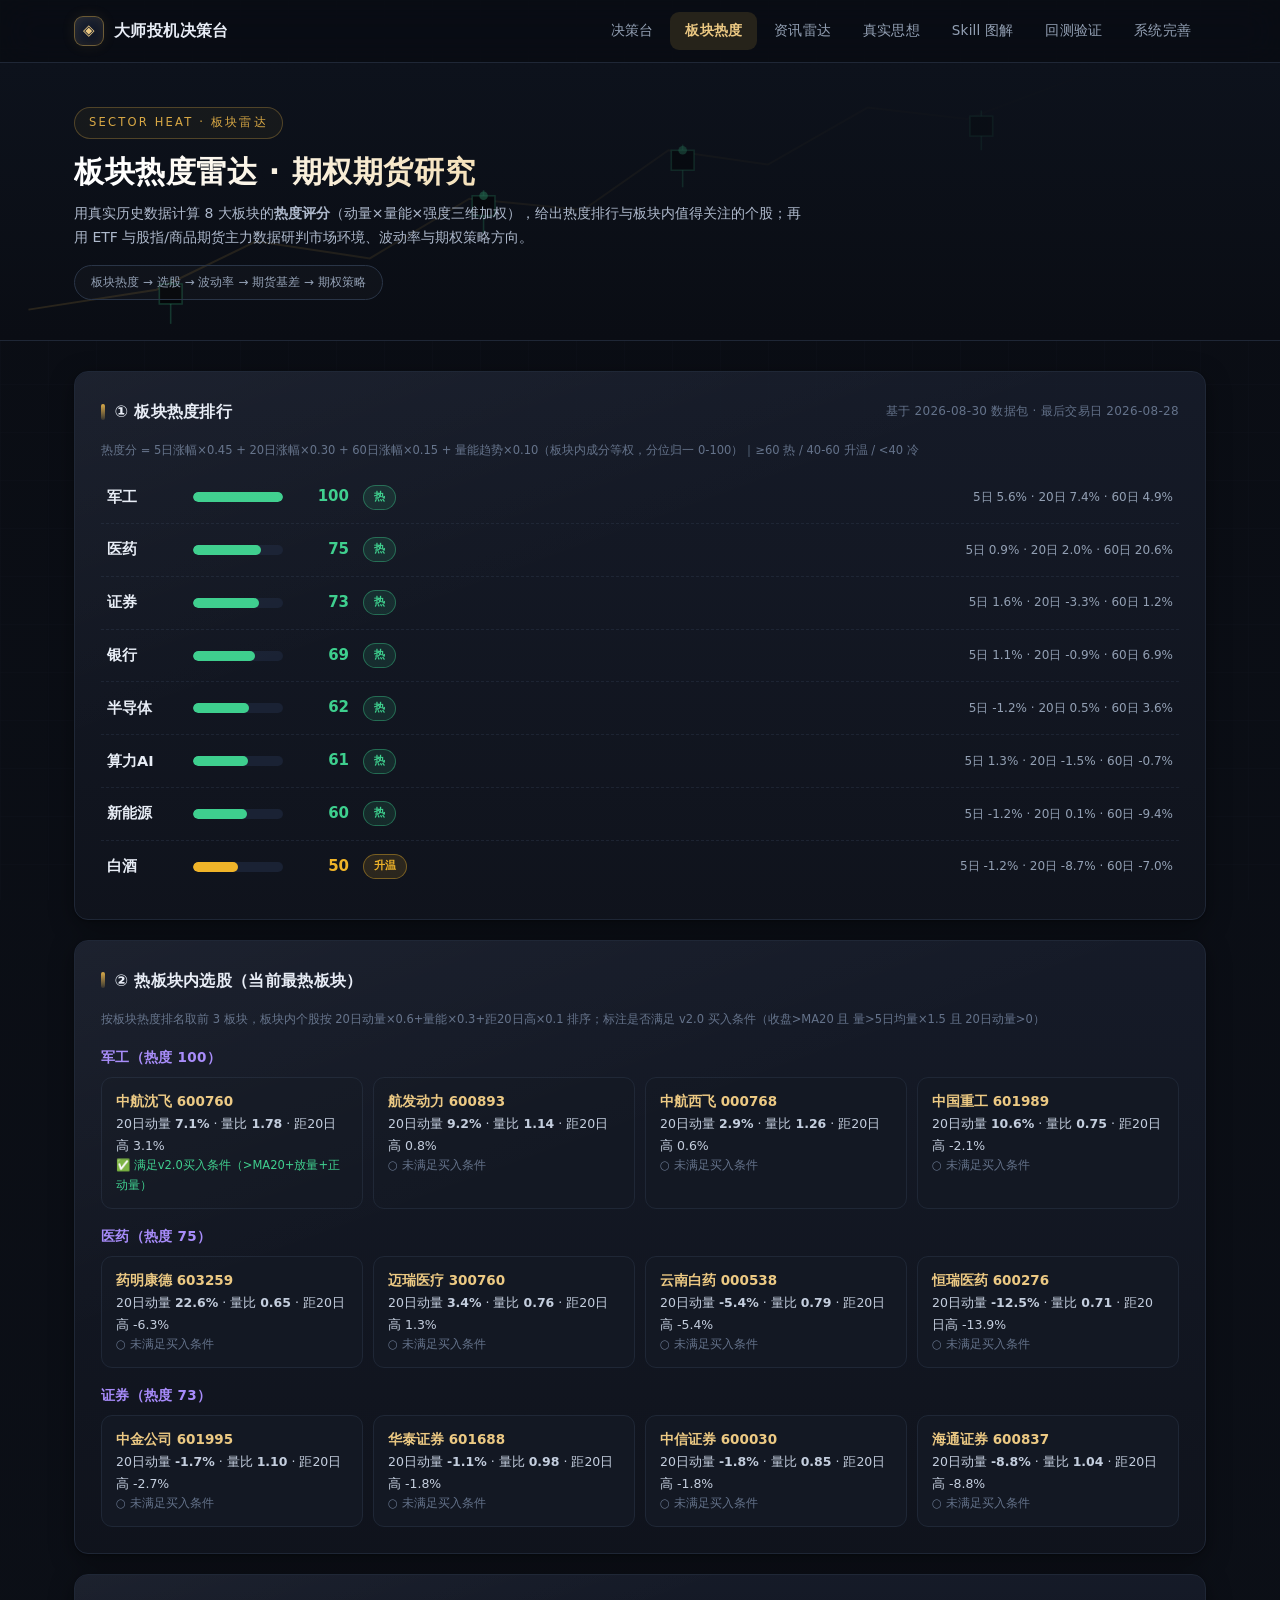
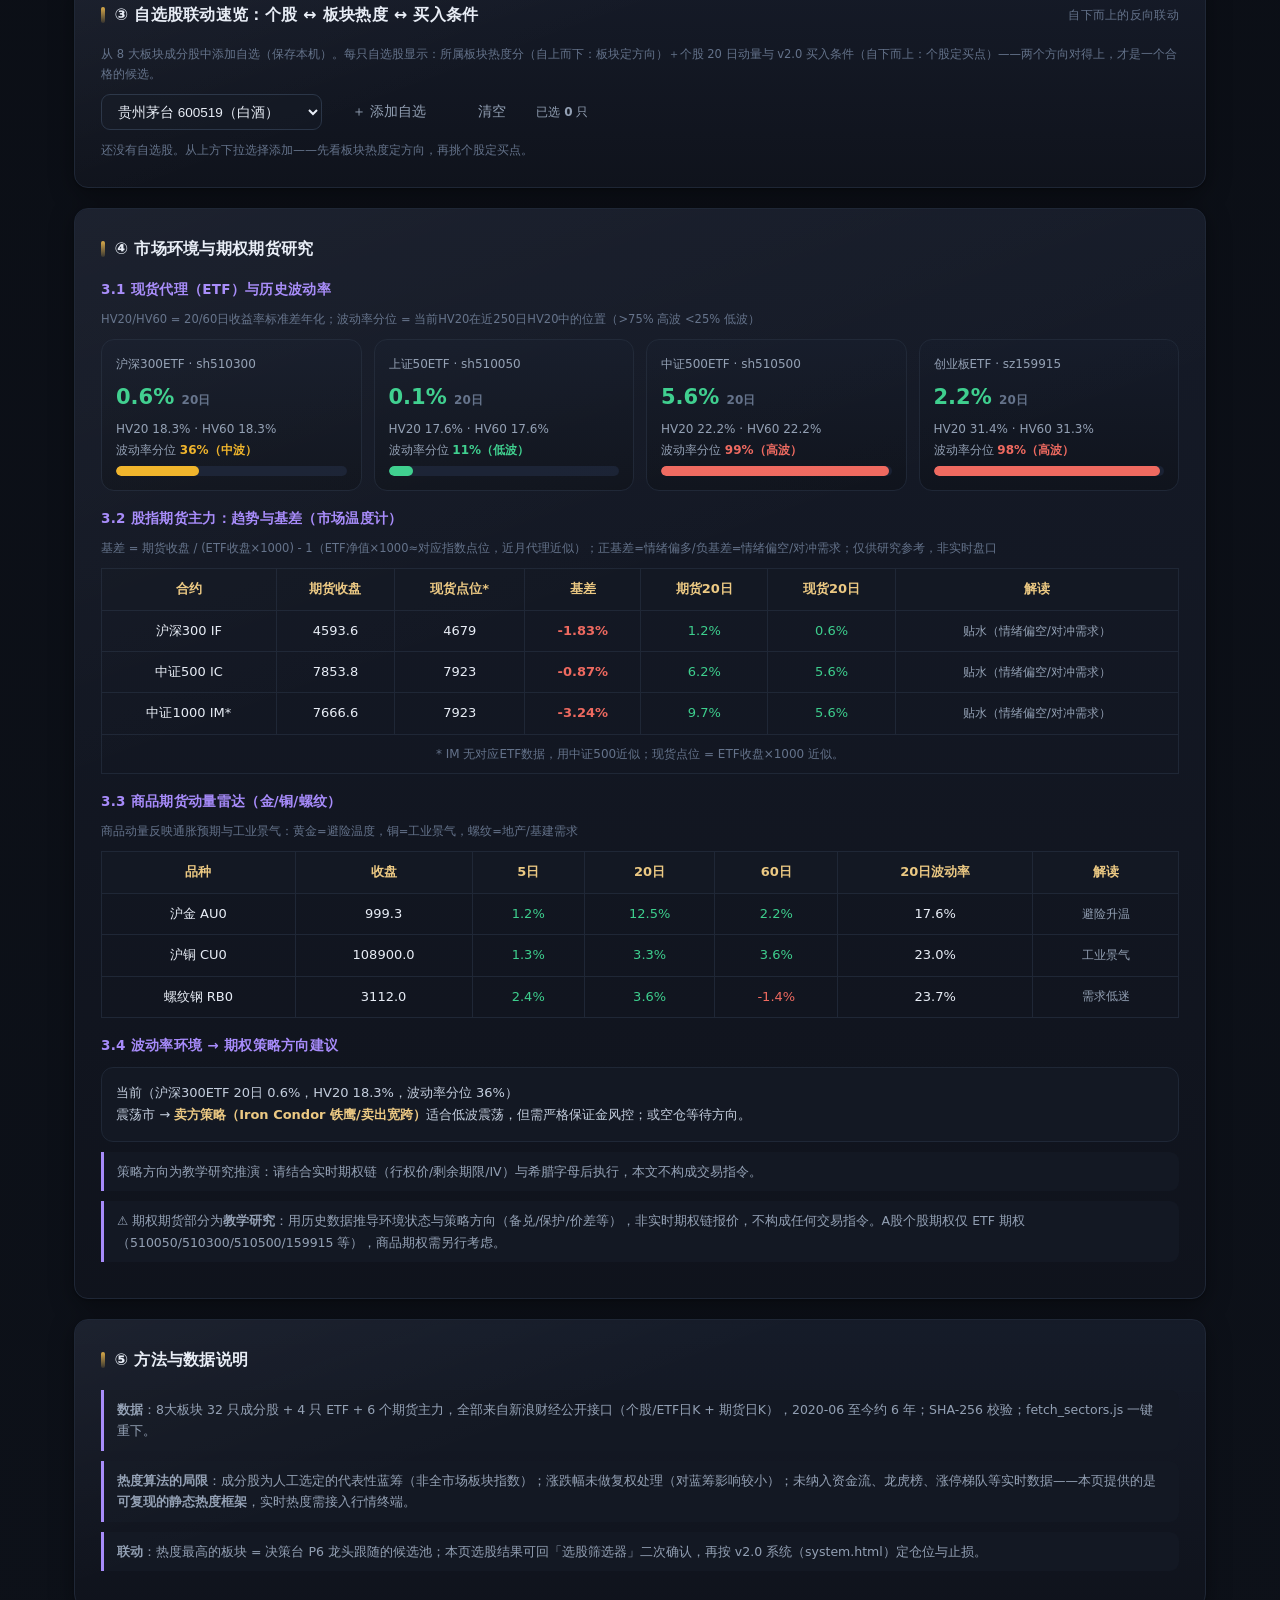
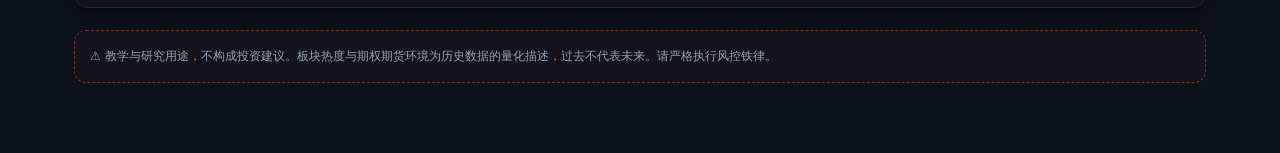
<file: app/sector.html>
<!DOCTYPE html>
<html lang="zh-CN">
<head>
<meta charset="UTF-8">
<meta name="viewport" content="width=device-width, initial-scale=1.0">
<title>板块热度雷达 · 期权期货研究</title>
<link rel="stylesheet" href="style.css?v=6">
<style>
.heat-bar{height:10px;border-radius:6px;background:#1a2234;overflow:hidden;min-width:90px}
.heat-fill{height:100%;border-radius:6px}
.sec-row{display:flex;align-items:center;gap:14px;padding:13px 6px;border-bottom:1px dashed rgba(42,53,71,.5);flex-wrap:wrap}
.sec-row:last-child{border-bottom:none}
.sec-name{font-weight:700;font-size:14.5px;min-width:72px;color:var(--txt)}
.sec-score{font-size:15px;font-weight:800;min-width:52px;text-align:right;font-variant-numeric:tabular-nums}
.tag-state{display:inline-block;padding:2px 10px;border-radius:20px;font-size:11px;font-weight:600}
.st-hot{background:rgba(62,207,142,.12);color:var(--green);border:1px solid rgba(62,207,142,.4)}
.st-warm{background:rgba(240,180,41,.12);color:var(--amber);border:1px solid rgba(240,180,41,.4)}
.st-cold{background:rgba(147,160,180,.1);color:var(--sub);border:1px solid var(--line2)}
.pick-row{display:grid;grid-template-columns:repeat(auto-fit,minmax(250px,1fr));gap:10px;margin-top:8px}
.pick{background:var(--card);border:1px solid var(--line);border-radius:11px;padding:12px 14px;font-size:12.5px;color:#c4cede}
.pick .t{font-weight:700;color:var(--gold2);font-size:13.5px}
.pick .sig{color:var(--green);font-size:11.5px}
.pick .nosig{color:var(--faint);font-size:11.5px}
table.tbl td,table.tbl th{text-align:center}
.vol-env{display:grid;grid-template-columns:repeat(auto-fit,minmax(210px,1fr));gap:12px;margin-top:10px}
.vol-card{background:linear-gradient(180deg,#151b29,#10141d);border:1px solid var(--line);border-radius:13px;padding:14px}
.vol-card .nm{font-size:12px;color:var(--sub)}
.vol-card .vv{font-size:21px;font-weight:800;margin:4px 0;font-variant-numeric:tabular-nums}
.strategy{background:var(--card);border:1px solid var(--line);border-radius:12px;padding:14px;margin-top:10px;font-size:13px;color:#c4cede}
.strategy b{color:var(--gold2)}
.legend2{font-size:11.5px;color:var(--faint);margin:4px 0 10px}
.jr-x{color:#5b6a85;cursor:pointer;border:none;background:none;font-size:13px;padding:0 4px}
.jr-x:hover{color:#ef6a60}
</style>
</head>
<body>

<nav class="navbar"><div class="nav-inner">
  <div class="brand"><span class="mark">◈</span>大师投机决策台</div>
  <div class="nav-links">
    <a href="index.html">决策台</a>
    <a href="sector.html" class="active">板块热度</a>
    <a href="news.html">资讯雷达</a>
    <a href="theory.html">真实思想</a>
    <a href="skills.html">Skill 图解</a>
    <a href="backtest.html">回测验证</a>
    <a href="system.html">系统完善</a>
  </div>
</div></nav>

<div class="hero"><div class="hero-inner">
  <span class="eyebrow">Sector Heat · 板块雷达</span>
  <h1>板块热度雷达 · 期权期货研究</h1>
  <p>用真实历史数据计算 8 大板块的<b>热度评分</b>（动量×量能×强度三维加权），给出热度排行与板块内值得关注的个股；再用 ETF 与股指/商品期货主力数据研判市场环境、波动率与期权策略方向。</p>
  <span class="badge">板块热度 → 选股 → 波动率 → 期货基差 → 期权策略</span>
</div></div>

<div class="wrap">
  <div class="card">
    <h2>① 板块热度排行 <span class="k" id="h-stamp"></span></h2>
    <div class="legend2">热度分 = 5日涨幅×0.45 + 20日涨幅×0.30 + 60日涨幅×0.15 + 量能趋势×0.10（板块内成分等权，分位归一 0-100）｜≥60 热 / 40-60 升温 / &lt;40 冷</div>
    <div id="heat-list"></div>
  </div>

  <div class="card">
    <h2>② 热板块内选股（当前最热板块）</h2>
    <div class="legend2">按板块热度排名取前 3 板块，板块内个股按 20日动量×0.6+量能×0.3+距20日高×0.1 排序；标注是否满足 v2.0 买入条件（收盘&gt;MA20 且 量&gt;5日均量×1.5 且 20日动量&gt;0）</div>
    <div id="stock-picks"></div>
  </div>

  <div class="card">
    <h2>③ 自选股联动速览：个股 ↔ 板块热度 ↔ 买入条件<span class="k">自下而上的反向联动</span></h2>
    <div class="legend2">从 8 大板块成分股中添加自选（保存本机）。每只自选股显示：所属板块热度分（自上而下：板块定方向）＋个股 20 日动量与 v2.0 买入条件（自下而上：个股定买点）——两个方向对得上，才是一个合格的候选。</div>
    <div style="display:flex;gap:8px;margin:10px 0;flex-wrap:wrap">
      <select id="wl-select" class="jr-inp"></select>
      <button class="mkt-btn" onclick="addWatch()">＋ 添加自选</button>
      <button class="mkt-btn" onclick="clearWatch()">清空</button>
      <span class="small" style="align-self:center">已选 <b id="wl-count">0</b> 只</span>
    </div>
    <div id="wl-list" class="flow-v"></div>
  </div>

  <div class="card">
    <h2>④ 市场环境与期权期货研究</h2>
    <h3>3.1 现货代理（ETF）与历史波动率</h3>
    <div class="legend2">HV20/HV60 = 20/60日收益率标准差年化；波动率分位 = 当前HV20在近250日HV20中的位置（&gt;75% 高波 &lt;25% 低波）</div>
    <div class="vol-env" id="etf-env"></div>
    <h3>3.2 股指期货主力：趋势与基差（市场温度计）</h3>
    <div class="legend2">基差 = 期货收盘 / (ETF收盘×1000) - 1（ETF净值×1000≈对应指数点位，近月代理近似）；正基差=情绪偏多/负基差=情绪偏空/对冲需求；仅供研究参考，非实时盘口</div>
    <table class="tbl" id="fut-table"></table>
    <h3>3.3 商品期货动量雷达（金/铜/螺纹）</h3>
    <div class="legend2">商品动量反映通胀预期与工业景气：黄金=避险温度，铜=工业景气，螺纹=地产/基建需求</div>
    <table class="tbl" id="com-table"></table>
    <h3>3.4 波动率环境 → 期权策略方向建议</h3>
    <div id="opt-strategy"></div>
    <div class="note">⚠️ 期权期货部分为<b>教学研究</b>：用历史数据推导环境状态与策略方向（备兑/保护/价差等），非实时期权链报价，不构成任何交易指令。A股个股期权仅 ETF 期权（510050/510300/510500/159915 等），商品期权需另行考虑。</div>
  </div>

  <div class="card">
    <h2>⑤ 方法与数据说明</h2>
    <div class="note"><b>数据</b>：8大板块 32 只成分股 + 4 只 ETF + 6 个期货主力，全部来自新浪财经公开接口（个股/ETF日K + 期货日K），2020-06 至今约 6 年；SHA-256 校验；fetch_sectors.js 一键重下。</div>
    <div class="note"><b>热度算法的局限</b>：成分股为人工选定的代表性蓝筹（非全市场板块指数）；涨跌幅未做复权处理（对蓝筹影响较小）；未纳入资金流、龙虎榜、涨停梯队等实时数据——本页提供的是<b>可复现的静态热度框架</b>，实时热度需接入行情终端。</div>
    <div class="note"><b>联动</b>：热度最高的板块 = 决策台 P6 龙头跟随的候选池；本页选股结果可回「选股筛选器」二次确认，再按 v2.0 系统（system.html）定仓位与止损。</div>
  </div>

  <div class="disclaimer">⚠️ 教学与研究用途，不构成投资建议。板块热度与期权期货环境为历史数据的量化描述，过去不代表未来。请严格执行风控铁律。</div>
</div>

<script src="data.js"></script>
<script>
const $ = id => document.getElementById(id);
const NAMES = DATASET.names || {};
const SECTORS = DATASET.sectors || {};

/* 工具 */
function series(key){ const s = DATASET.series[key]; if(!s) return null; return s.csv.trim().split('\n').slice(1).map(l=>{const p=l.split(',');return{date:p[0],open:+p[1],high:+p[2],low:+p[3],close:+p[4],vol:+p[5]||0};}); }
function ret(rows, n){ if(!rows||rows.length<n+1) return null; return rows[rows.length-1].close/rows[rows.length-1-n].close-1; }
function sma(a,n){const o=Array(a.length).fill(null);let s=0;for(let i=0;i<a.length;i++){s+=a[i];if(i>=n)s-=a[i-n];if(i>=n-1)o[i]=s/n}return o;}
function hv(close,n){const r=[];for(let i=n;i<close.length;i++)r.push(close[i]/close[i-1]-1);const m=r.reduce((a,b)=>a+b,0)/r.length;const sd=Math.sqrt(r.reduce((a,b)=>a+(b-m)**2,0)/r.length);return sd*Math.sqrt(252);}
function last(rows,n){ return rows[rows.length-1].close; }

/* 板块热度 */
const heat = {};
for (const [sec, codes] of Object.entries(SECTORS)) {
  const rs = codes.map(c => ret(series(c), 5)).filter(x=>x!=null);
  const r20 = codes.map(c => ret(series(c), 20)).filter(x=>x!=null);
  const r60 = codes.map(c => ret(series(c), 60)).filter(x=>x!=null);
  const volTrend = codes.map(c => { const s = series(c); if(!s) return null; const v=s.map(x=>x.vol); const v5=sma(v,5),v20=sma(v,20); const i=s.length-1; return v5[i]&&v20[i]? v5[i]/v20[i]-1 : null; }).filter(x=>x!=null);
  const avg = a => a.length? a.reduce((x,y)=>x+y,0)/a.length : 0;
  heat[sec] = { r5: avg(rs), r20: avg(r20), r60: avg(r60), vt: avg(volTrend) };
}
const hArr = Object.entries(heat);
const norm = (a) => { const vals = a.map(x=>x[1]).sort((x,y)=>x-y); const min=vals[0], max=vals[vals.length-1]; return a.map(([k,v])=>[k, max===min?50: 50+50*(v-min)/(max-min)]); };
const heatN = norm(hArr.map(([k,v])=>[k, v.r5*0.45+v.r20*0.30+v.r60*0.15+v.vt*0.10])).sort((a,b)=>b[1]-a[1]);
$('h-stamp').textContent = `基于 ${DATASET.generated.slice(0,10)} 数据包 · 最后交易日 ${DATASET.series['shc'].last}`;

$('heat-list').innerHTML = heatN.map(([sec, sc]) => {
  const state = sc>=60?'热':(sc>=40?'升温':'冷');
  const cls = sc>=60?'st-hot':(sc>=40?'st-warm':'st-cold');
  const color = sc>=60?'#3ecf8e':(sc>=40?'#f0b429':'#64728a');
  return `<div class="sec-row">
    <span class="sec-name">${sec}</span>
    <div class="heat-bar"><div class="heat-fill" style="width:${sc}%;background:${color}"></div></div>
    <span class="sec-score" style="color:${color}">${sc.toFixed(0)}</span>
    <span class="tag-state ${cls}">${state}</span>
    <span class="small" style="margin-left:auto">5日 ${(heat[sec].r5*100).toFixed(1)}% · 20日 ${(heat[sec].r20*100).toFixed(1)}% · 60日 ${(heat[sec].r60*100).toFixed(1)}%</span>
  </div>`;
}).join('');

/* 板块内选股 */
const top3 = heatN.slice(0,3).map(x=>x[0]);
$('stock-picks').innerHTML = top3.map(sec => {
  const codes = SECTORS[sec];
  const ranked = codes.map(c => {
    const s = series(c); if(!s) return null;
    const close = s.map(x=>x.close), vol = s.map(x=>x.vol), i = s.length-1;
    const ma20 = sma(close,20)[i], v5 = sma(vol,5)[i];
    const hh20 = Math.max(...close.slice(-21,-1));
    const r20 = close[i]/close[i-20]-1;
    const volRatio = v5? vol[i]/v5 : 0;
    const nearHigh = close[i]/hh20-1;
    const score = r20*0.6 + Math.min(volRatio/1.5,1)*0.3 + Math.max(0,nearHigh+0.05)*0.1;
    const signal = ma20 && close[i]>ma20 && v5 && vol[i]>v5*1.5 && r20>0;
    return { c, name: (NAMES[c]||c), r20, volRatio, nearHigh, score, signal, close: close[i] };
  }).filter(Boolean).sort((a,b)=>b.score-a.score);
  return `<h3>${sec}（热度 ${heatN.find(h=>h[0]===sec)[1].toFixed(0)}）</h3>
  <div class="pick-row">${ranked.map(p=>`
    <div class="pick"><div class="t">${p.name} ${p.c}</div>
      <div>20日动量 <b>${(p.r20*100).toFixed(1)}%</b> · 量比 <b>${p.volRatio.toFixed(2)}</b> · 距20日高 ${(p.nearHigh*100).toFixed(1)}%</div>
      <div class="${p.signal?'sig':'nosig'}">${p.signal?'✅ 满足v2.0买入条件（>MA20+放量+正动量）':'○ 未满足买入条件'}</div>
    </div>`).join('')}</div>`;
}).join('');

/* ETF 波动率环境 */
const etfs = [['sh510300','沪深300ETF'],['sh510050','上证50ETF'],['sh510500','中证500ETF'],['sz159915','创业板ETF']];
$('etf-env').innerHTML = etfs.map(([k,nm]) => {
  const s = series(k); if(!s) return '';
  const close = s.map(x=>x.close);
  const hv20 = hv(close,20), hv60 = hv(close,60);
  const hvs = []; for(let i=60;i<close.length;i++) hvs.push(hv(close.slice(0,i+1),20));
  const pct = hvs.filter(x=>x<hv20).length/hvs.length*100;
  const level = pct>75?'高波':(pct<25?'低波':'中波');
  const color = pct>75?'var(--red)':(pct<25?'var(--green)':'var(--amber)');
  const r20 = close[close.length-1]/close[close.length-21]-1;
  return `<div class="vol-card"><div class="nm">${nm} · ${k}</div>
    <div class="vv" style="color:${r20>0?'var(--green)':'var(--red)'}">${(r20*100).toFixed(1)}% <span style="font-size:12px;color:var(--faint)">20日</span></div>
    <div style="font-size:12px;color:var(--sub)">HV20 ${(hv20*100).toFixed(1)}% · HV60 ${(hv60*100).toFixed(1)}%</div>
    <div style="font-size:12px;color:var(--sub)">波动率分位 <span style="color:${color};font-weight:700">${pct.toFixed(0)}%（${level}）</span></div>
    <div class="heat-bar" style="margin-top:6px"><div class="heat-fill" style="width:${pct}%;background:${color}"></div></div></div>`;
}).join('');

/* 期货 */
const futRows = [['IF0','沪深300 IF','sh510300'],['IC0','中证500 IC','sh510500'],['IM0','中证1000 IM*','sh510500']];
const futData = futRows.map(([fk,nm,spotK]) => {
  const f = series(fk); if(!f) return null;
  const spot = series(spotK); if(!spot) return null;
  const fc = f[f.length-1].close, sc = spot[spot.length-1].close * 1000; // ETF净值→指数点位近似
  const basis = fc/sc - 1;
  const f20 = fc/f[f.length-21].close-1, s20 = sc/(spot[spot.length-21].close*1000)-1;
  return { fk, nm, fc, sc, basis, f20, s20 };
}).filter(Boolean);
$('fut-table').innerHTML = '<tr><th>合约</th><th>期货收盘</th><th>现货点位*</th><th>基差</th><th>期货20日</th><th>现货20日</th><th>解读</th></tr>' +
  futData.map(f => `<tr><td>${f.nm}</td><td>${f.fc.toFixed(1)}</td><td>${f.sc.toFixed(0)}</td>
    <td style="color:${f.basis>0?'var(--green)':'var(--red)'};font-weight:700">${(f.basis*100).toFixed(2)}%</td>
    <td class="${f.f20>0?'green':'red'}">${(f.f20*100).toFixed(1)}%</td><td class="${f.s20>0?'green':'red'}">${(f.s20*100).toFixed(1)}%</td>
    <td class="small">${f.basis>0.005?'升水（情绪偏多）':f.basis<-0.005?'贴水（情绪偏空/对冲需求）':'近平水'}</td></tr>`).join('') +
  '<tr><td colspan="7" class="small" style="color:var(--faint)">* IM 无对应ETF数据，用中证500近似；现货点位 = ETF收盘×1000 近似。</td></tr>';

/* 商品期货动量 */
const comRows = [['AU0','沪金'],['CU0','沪铜'],['RB0','螺纹钢']];
$('com-table').innerHTML = '<tr><th>品种</th><th>收盘</th><th>5日</th><th>20日</th><th>60日</th><th>20日波动率</th><th>解读</th></tr>' +
  comRows.map(([ck,nm]) => {
    const s = series(ck); if(!s) return '';
    const close = s.map(x=>x.close);
    const r5 = close[close.length-1]/close[close.length-6]-1;
    const r20 = close[close.length-1]/close[close.length-21]-1;
    const r60 = close[close.length-1]/close[close.length-61]-1;
    const h = hv(close,20);
    const cold = r60 < -0.05;
    return `<tr><td>${nm} ${ck}</td><td>${close[close.length-1].toFixed(1)}</td>
      <td class="${r5>0?'green':'red'}">${(r5*100).toFixed(1)}%</td>
      <td class="${r20>0?'green':'red'}">${(r20*100).toFixed(1)}%</td>
      <td class="${r60>0?'green':'red'}">${(r60*100).toFixed(1)}%</td>
      <td>${(h*100).toFixed(1)}%</td>
      <td class="small">${nm==='沪金'?(r60>0?'避险升温':'避险降温'):nm==='沪铜'?(r60>0?'工业景气':'工业疲软'):(r60>0?'需求回暖':'需求低迷')}</td></tr>`;
  }).join('');

/* 期权策略方向 */
const spotTrend = ret(series('sh510300'),20) || 0;
const hvNow = (() => { const s = series('sh510300'); if(!s) return null; return hv(s.map(x=>x.close),20); })();
const hvPct = (() => { const s = series('sh510300'); if(!s) return 50; const close=s.map(x=>x.close); const hvs=[]; for(let i=60;i<close.length;i++) hvs.push(hv(close.slice(0,i+1),20)); const v=hv(close,20); return hvs.filter(x=>x<v).length/hvs.length*100; })();
let opt = '';
if (spotTrend > 0.02 && hvPct < 25) opt = `趋势向上 + 低波动 → <b>备兑策略（Covered Call）</b>：持有现货/ETF 同时卖出虚值认购收权利金，赚时间价值；或<b>牛市价差</b>控制成本。`;
else if (spotTrend > 0.02 && hvPct >= 25 && hvPct <= 75) opt = `趋势向上 + 中波动 → <b>牛市价差（Bull Call/Put Spread）</b>：方向温和看多且成本可控；避免裸卖认购。`;
else if (spotTrend > 0.02 && hvPct > 75) opt = `趋势向上但波动率已高 → 上涨主要由情绪驱动，注意反馈环衰竭（P4）；持有者可买<b>认沽保护（Protective Put）</b>锁定利润，新仓谨慎。`;
else if (spotTrend < -0.02 && hvPct > 75) opt = `趋势向下 + 高波动 → <b>熊市价差 / 认沽买方</b>；或空仓等待。A股散户不建议裸卖认购（尾部风险，塔勒布原则）。`;
else if (spotTrend < -0.02) opt = `趋势向下 → 观望为主；需对冲者可用<b>认沽保护</b>，但认沽此时通常偏贵（波动率上升），注意成本。`;
else opt = `震荡市 → <b>卖方策略（Iron Condor 铁鹰/卖出宽跨）</b>适合低波震荡，但需严格保证金风控；或空仓等待方向。`;
$('opt-strategy').innerHTML = `<div class="strategy">当前（沪深300ETF 20日 ${(spotTrend*100).toFixed(1)}%，HV20 ${(hvNow*100).toFixed(1)}%，波动率分位 ${hvPct.toFixed(0)}%）<br>${opt}</div>
  <div class="note">策略方向为教学研究推演：请结合实时期权链（行权价/剩余期限/IV）与希腊字母后执行，本文不构成交易指令。</div>`;

/* 自选股联动速览 */
const heatOf = {}; heatN.forEach(([sec, sc]) => heatOf[sec] = sc);
function allStocks(){ const out = []; for (const [sec, codes] of Object.entries(SECTORS)) codes.forEach(c => out.push({c, name: NAMES[c]||c, sec})); return out; }
function getWatch(){ try { return JSON.parse(localStorage.getItem('dsh_watchlist') || '[]'); } catch(e){ return []; } }
function escS(s){ return String(s||'').replace(/[<>&]/g,c=>({'<':'&lt;','>':'&gt;','&':'&amp;'}[c])); }
(function initWatch(){
  const sel = $('wl-select');
  const stocks = allStocks();
  sel.innerHTML = stocks.map(s => `<option value="${s.c}">${s.name} ${s.c}（${s.sec}）</option>`).join('');
})();
function addWatch(){
  const c = $('wl-select').value; if(!c) return;
  const w = getWatch();
  if(!w.includes(c)){ w.push(c); localStorage.setItem('dsh_watchlist', JSON.stringify(w)); }
  renderWatch();
}
function delWatch(c){
  const w = getWatch().filter(x=>x!==c);
  localStorage.setItem('dsh_watchlist', JSON.stringify(w));
  renderWatch();
}
function clearWatch(){ localStorage.removeItem('dsh_watchlist'); renderWatch(); }
function renderWatch(){
  const w = getWatch();
  const stocks = allStocks();
  const byCode = {}; stocks.forEach(s => byCode[s.c] = s);
  $('wl-count').textContent = w.length;
  const rows = w.map(c => {
    const meta = byCode[c]; if(!meta) return '';
    const sec = meta.sec;
    const sc = heatOf[sec] !== undefined ? heatOf[sec] : 50;
    const s = series(c); if(!s) return '';
    const close = s.map(x=>x.close), vol = s.map(x=>x.vol), i = s.length-1;
    const ma20 = sma(close,20)[i], v5 = sma(vol,5)[i];
    const r20 = close[i]/close[i-20]-1;
    const volRatio = v5? vol[i]/v5 : 0;
    const signal = ma20 && close[i]>ma20 && v5 && vol[i]>v5*1.5 && r20>0;
    const secState = sc>=60?'热':(sc>=40?'升温':'冷');
    const secColor = sc>=60?'#3ecf8e':(sc>=40?'#f0b429':'#64728a');
    const ok = signal && sc>=40;
    return `<div class="pick-row"><div class="pick" style="border-color:${ok?'rgba(62,207,142,.5)':'var(--line)'}">
      <div class="t">${escS(meta.name)} ${c} <span class="tag-state ${sc>=60?'st-hot':(sc>=40?'st-warm':'st-cold')}">${sec} ${secState} ${sc.toFixed(0)}</span>
        <button class="jr-x" style="float:right" onclick="delWatch('${c}')" title="移除">✕</button></div>
      <div>20日动量 <b>${(r20*100).toFixed(1)}%</b> · 量比 <b>${volRatio.toFixed(2)}</b></div>
      <div class="${signal?'sig':'nosig'}">${signal?'✅ 个股满足买入条件':'○ 个股未满足买入条件'} ${ok?'<span style="color:var(--gold2)">｜板块升温+个股达标 = 双向确认 ✓</span>':''}</div>
      <div class="small" style="color:var(--faint)">板块热度 ${sc.toFixed(0)}/100（<span style="color:${secColor}">${secState}</span>）｜自上而下看方向、自下而上看买点，双向对上方可执行。</div>
    </div></div>`;
  }).join('');
  $('wl-list').innerHTML = rows || '<div class="small" style="color:var(--faint)">还没有自选股。从上方下拉选择添加——先看板块热度定方向，再挑个股定买点。</div>';
}
renderWatch();
</script>
</body>
</html>
</file>
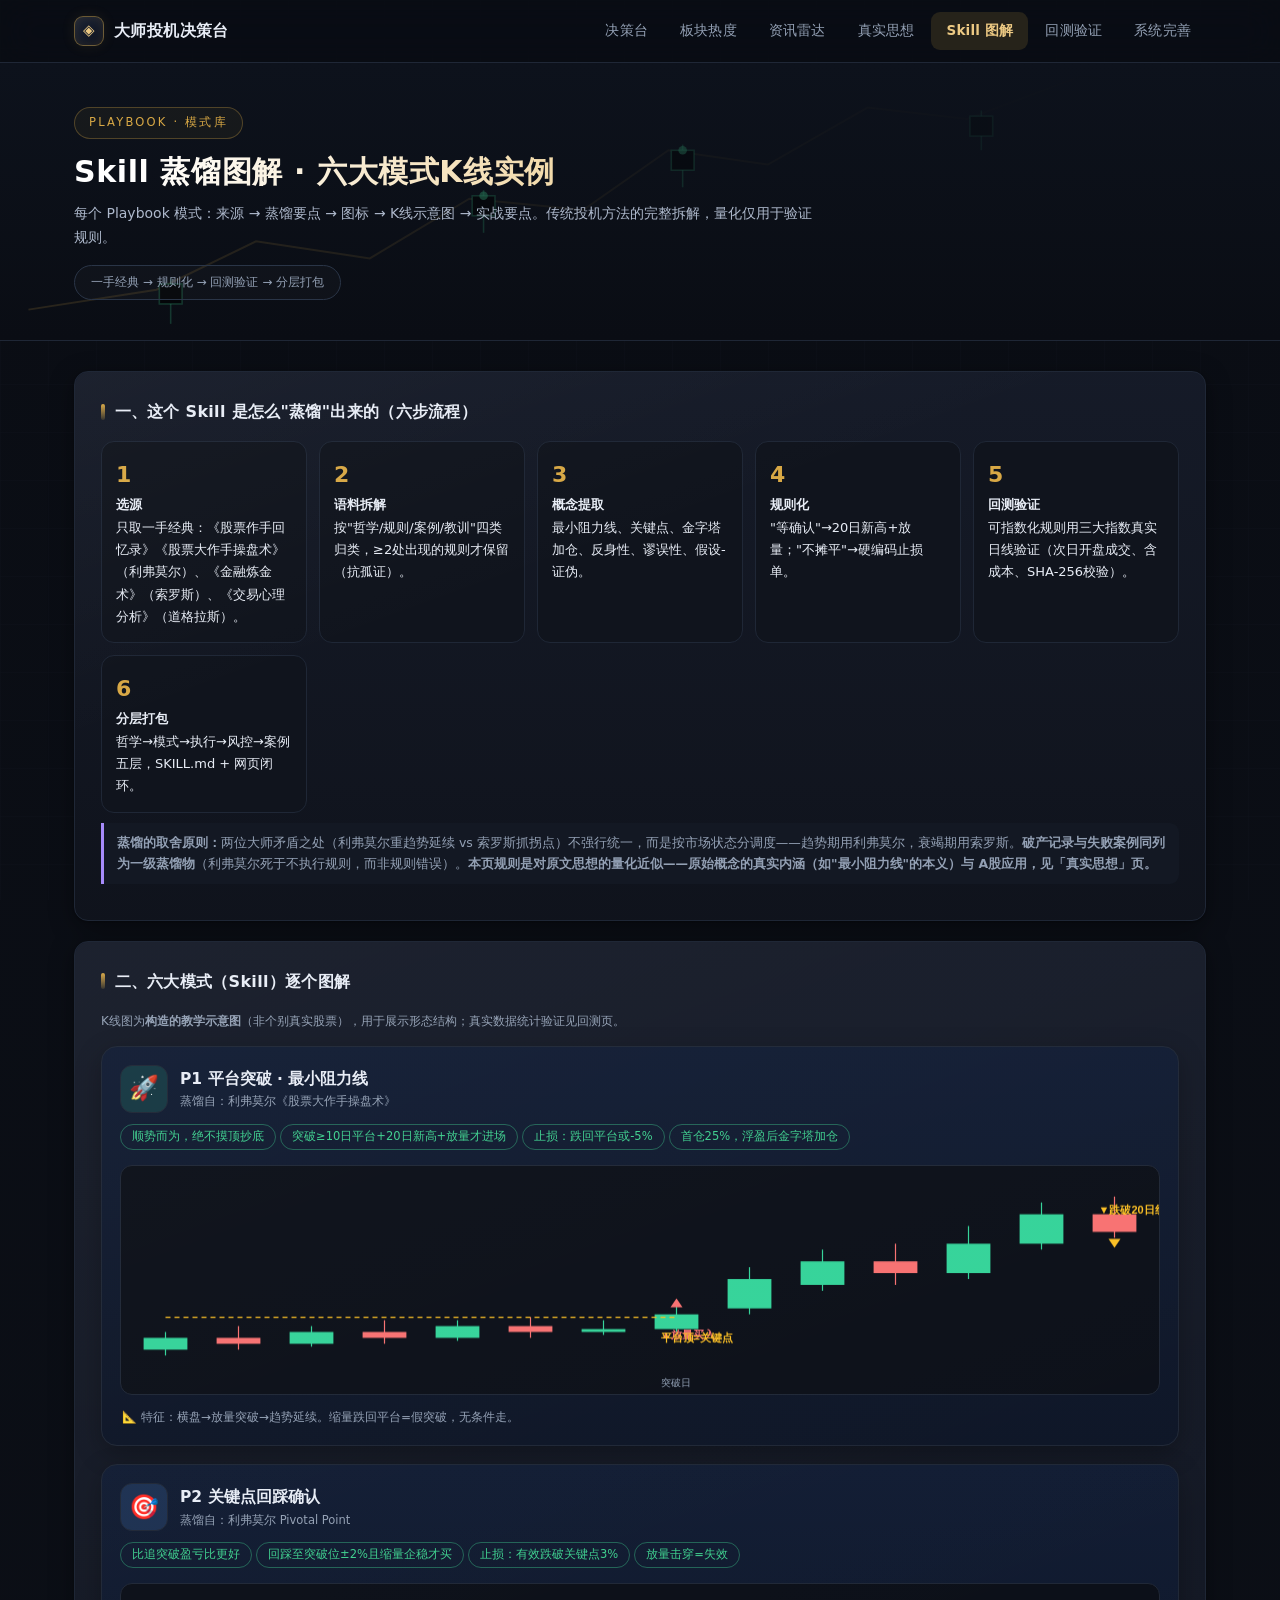
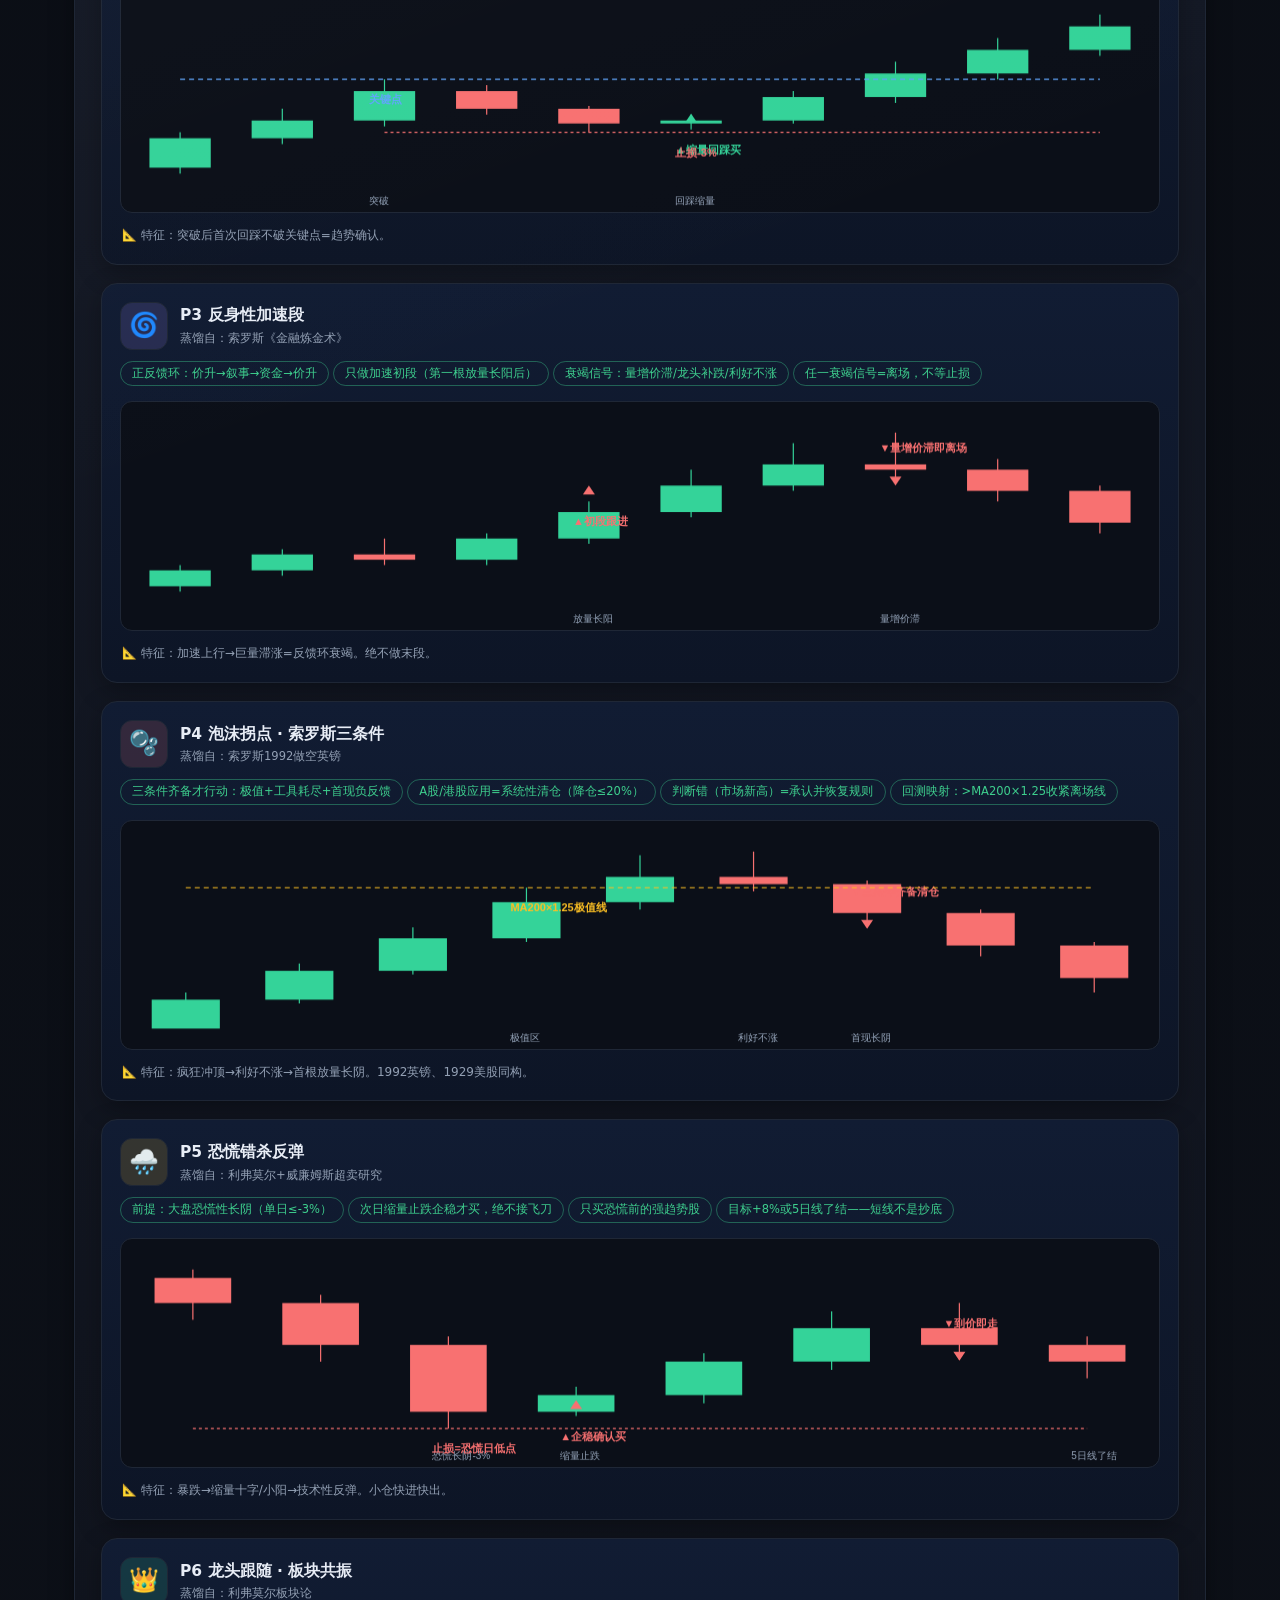
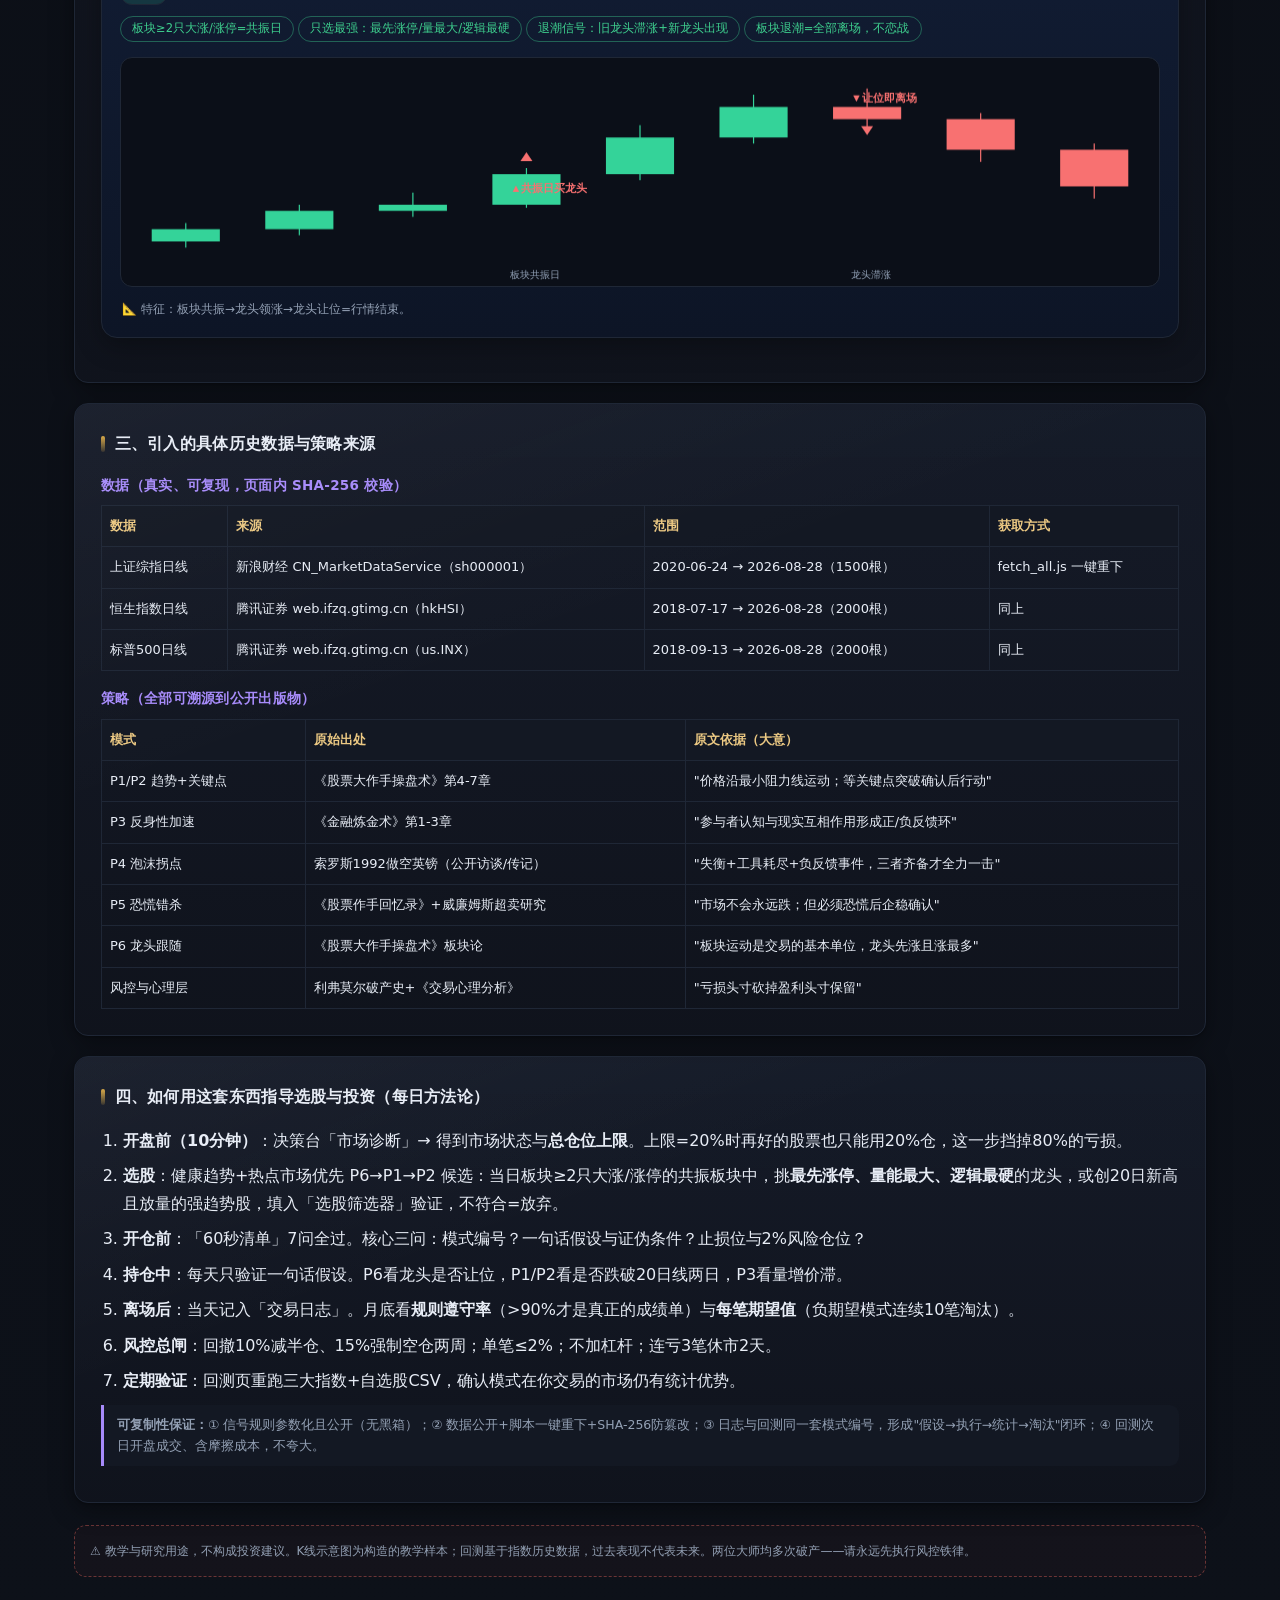
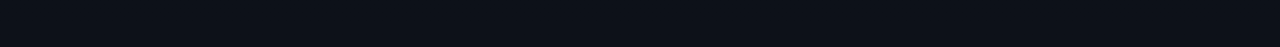
<file: app/skills.html>
<!DOCTYPE html>
<html lang="zh-CN">
<head>
<meta charset="UTF-8">
<meta name="viewport" content="width=device-width, initial-scale=1.0">
<title>Skill 图解 · 蒸馏过程与K线实例</title>
<link rel="stylesheet" href="style.css?v=6">
<style>
.steps{display:grid;grid-template-columns:repeat(auto-fit,minmax(170px,1fr));gap:12px}
.step{background:var(--panel);border:1px solid var(--line);border-radius:13px;padding:14px;font-size:13px}
.step .n{font-size:22px;font-weight:800;color:var(--gold)}
.pbox{background:linear-gradient(180deg,#111c33,#0d1526);border:1px solid var(--line);border-radius:16px;padding:18px;margin-bottom:18px;box-shadow:0 8px 26px rgba(0,0,0,.3)}
.pbox .head{display:flex;align-items:center;gap:12px;margin-bottom:8px}
.icon{width:48px;height:48px;border-radius:12px;display:flex;align-items:center;justify-content:center;font-size:24px;flex-shrink:0;border:1px solid var(--line)}
.pname{font-size:15.5px;font-weight:700}
.psrc{font-size:11.5px;color:var(--sub)}
.klabel{font-size:12px;color:var(--sub);margin:8px 2px 0}
ol.flow{padding-left:22px}ol.flow li{margin:8px 0}
</style>
</head>
<body>

<nav class="navbar"><div class="nav-inner">
  <div class="brand"><span class="mark">◈</span>大师投机决策台</div>
  <div class="nav-links">
    <a href="index.html">决策台</a>
    <a href="sector.html">板块热度</a>
    <a href="news.html">资讯雷达</a>
    <a href="theory.html">真实思想</a>
    <a href="skills.html" class="active">Skill 图解</a>
    <a href="backtest.html">回测验证</a>
    <a href="system.html">系统完善</a>
  </div>
</div></nav>

<div class="hero"><div class="hero-inner">
  <span class="eyebrow">Playbook · 模式库</span>
  <h1>Skill 蒸馏图解 · 六大模式K线实例</h1>
  <p>每个 Playbook 模式：来源 → 蒸馏要点 → 图标 → K线示意图 → 实战要点。传统投机方法的完整拆解，量化仅用于验证规则。</p>
  <span class="badge">一手经典 → 规则化 → 回测验证 → 分层打包</span>
</div></div>

<div class="wrap">
  <div class="card">
    <h2>一、这个 Skill 是怎么"蒸馏"出来的（六步流程）</h2>
    <div class="steps">
      <div class="step"><div class="n">1</div><b>选源</b><br>只取一手经典：《股票作手回忆录》《股票大作手操盘术》（利弗莫尔）、《金融炼金术》（索罗斯）、《交易心理分析》（道格拉斯）。</div>
      <div class="step"><div class="n">2</div><b>语料拆解</b><br>按"哲学/规则/案例/教训"四类归类，≥2处出现的规则才保留（抗孤证）。</div>
      <div class="step"><div class="n">3</div><b>概念提取</b><br>最小阻力线、关键点、金字塔加仓、反身性、谬误性、假设-证伪。</div>
      <div class="step"><div class="n">4</div><b>规则化</b><br>"等确认"→20日新高+放量；"不摊平"→硬编码止损单。</div>
      <div class="step"><div class="n">5</div><b>回测验证</b><br>可指数化规则用三大指数真实日线验证（次日开盘成交、含成本、SHA-256校验）。</div>
      <div class="step"><div class="n">6</div><b>分层打包</b><br>哲学→模式→执行→风控→案例五层，SKILL.md + 网页闭环。</div>
    </div>
    <div class="note"><b>蒸馏的取舍原则：</b>两位大师矛盾之处（利弗莫尔重趋势延续 vs 索罗斯抓拐点）不强行统一，而是按市场状态分调度——趋势期用利弗莫尔，衰竭期用索罗斯。<b>破产记录与失败案例同列为一级蒸馏物</b>（利弗莫尔死于不执行规则，而非规则错误）。<b>本页规则是对原文思想的量化近似——原始概念的真实内涵（如"最小阻力线"的本义）与 A股应用，见「真实思想」页。</b></div>
  </div>

  <div class="card">
    <h2>二、六大模式（Skill）逐个图解</h2>
    <p class="small" style="margin-bottom:14px">K线图为<b>构造的教学示意图</b>（非个别真实股票），用于展示形态结构；真实数据统计验证见回测页。</p>
    <div id="patterns"></div>
  </div>

  <div class="card">
    <h2>三、引入的具体历史数据与策略来源</h2>
    <h3>数据（真实、可复现，页面内 SHA-256 校验）</h3>
    <table>
      <tr><th>数据</th><th>来源</th><th>范围</th><th>获取方式</th></tr>
      <tr><td>上证综指日线</td><td>新浪财经 CN_MarketDataService（sh000001）</td><td>2020-06-24 → 2026-08-28（1500根）</td><td>fetch_all.js 一键重下</td></tr>
      <tr><td>恒生指数日线</td><td>腾讯证券 web.ifzq.gtimg.cn（hkHSI）</td><td>2018-07-17 → 2026-08-28（2000根）</td><td>同上</td></tr>
      <tr><td>标普500日线</td><td>腾讯证券 web.ifzq.gtimg.cn（us.INX）</td><td>2018-09-13 → 2026-08-28（2000根）</td><td>同上</td></tr>
    </table>
    <h3>策略（全部可溯源到公开出版物）</h3>
    <table>
      <tr><th>模式</th><th>原始出处</th><th>原文依据（大意）</th></tr>
      <tr><td>P1/P2 趋势+关键点</td><td>《股票大作手操盘术》第4-7章</td><td>"价格沿最小阻力线运动；等关键点突破确认后行动"</td></tr>
      <tr><td>P3 反身性加速</td><td>《金融炼金术》第1-3章</td><td>"参与者认知与现实互相作用形成正/负反馈环"</td></tr>
      <tr><td>P4 泡沫拐点</td><td>索罗斯1992做空英镑（公开访谈/传记）</td><td>"失衡+工具耗尽+负反馈事件，三者齐备才全力一击"</td></tr>
      <tr><td>P5 恐慌错杀</td><td>《股票作手回忆录》+威廉姆斯超卖研究</td><td>"市场不会永远跌；但必须恐慌后企稳确认"</td></tr>
      <tr><td>P6 龙头跟随</td><td>《股票大作手操盘术》板块论</td><td>"板块运动是交易的基本单位，龙头先涨且涨最多"</td></tr>
      <tr><td>风控与心理层</td><td>利弗莫尔破产史+《交易心理分析》</td><td>"亏损头寸砍掉盈利头寸保留"</td></tr>
    </table>
  </div>

  <div class="card">
    <h2>四、如何用这套东西指导选股与投资（每日方法论）</h2>
    <ol class="flow">
      <li><b>开盘前（10分钟）</b>：决策台「市场诊断」→ 得到市场状态与<b>总仓位上限</b>。上限=20%时再好的股票也只能用20%仓，这一步挡掉80%的亏损。</li>
      <li><b>选股</b>：健康趋势+热点市场优先 P6→P1→P2 候选：当日板块≥2只大涨/涨停的共振板块中，挑<b>最先涨停、量能最大、逻辑最硬</b>的龙头，或创20日新高且放量的强趋势股，填入「选股筛选器」验证，不符合=放弃。</li>
      <li><b>开仓前</b>：「60秒清单」7问全过。核心三问：模式编号？一句话假设与证伪条件？止损位与2%风险仓位？</li>
      <li><b>持仓中</b>：每天只验证一句话假设。P6看龙头是否让位，P1/P2看是否跌破20日线两日，P3看量增价滞。</li>
      <li><b>离场后</b>：当天记入「交易日志」。月底看<b>规则遵守率</b>（>90%才是真正的成绩单）与<b>每笔期望值</b>（负期望模式连续10笔淘汰）。</li>
      <li><b>风控总闸</b>：回撤10%减半仓、15%强制空仓两周；单笔≤2%；不加杠杆；连亏3笔休市2天。</li>
      <li><b>定期验证</b>：回测页重跑三大指数+自选股CSV，确认模式在你交易的市场仍有统计优势。</li>
    </ol>
    <div class="note"><b>可复制性保证：</b>① 信号规则参数化且公开（无黑箱）；② 数据公开+脚本一键重下+SHA-256防篡改；③ 日志与回测同一套模式编号，形成"假设→执行→统计→淘汰"闭环；④ 回测次日开盘成交、含摩擦成本，不夸大。</div>
  </div>

  <div class="disclaimer">⚠️ 教学与研究用途，不构成投资建议。K线示意图为构造的教学样本；回测基于指数历史数据，过去表现不代表未来。两位大师均多次破产——请永远先执行风控铁律。</div>
</div>

<script>
function drawK(id, bars, notes){
  const cv=document.getElementById(id);const dpr=window.devicePixelRatio||1;
  const W=cv.clientWidth,H=cv.getAttribute("height")*1;
  cv.width=W*dpr;cv.height=H*dpr;cv.style.height=H+"px";
  const ctx=cv.getContext("2d");ctx.setTransform(dpr,0,0,dpr,0,0);
  const P={l:8,r:8,t:18,b:26};
  let mn=Infinity,mx=-Infinity;bars.forEach(b=>{mn=Math.min(mn,b.l);mx=Math.max(mx,b.h);});
  const pad=(mx-mn)*0.08;mn-=pad;mx+=pad;
  const n=bars.length,bw=(W-P.l-P.r)/n;
  const Y=v=>P.t+(H-P.t-P.b)*(1-(v-mn)/(mx-mn));
  ctx.clearRect(0,0,W,H);
  ctx.fillStyle="#94a3b8";ctx.font="10px sans-serif";
  bars.forEach((b,i)=>{if(b.label)ctx.fillText(b.label,P.l+bw*i+bw/2-16,H-8);});
  bars.forEach((b,i)=>{
    const x=P.l+bw*i+bw/2,up=b.c>=b.o;
    ctx.strokeStyle=up?"#34d399":"#f87171";ctx.fillStyle=ctx.strokeStyle;
    ctx.lineWidth=1.2;
    ctx.beginPath();ctx.moveTo(x,Y(b.h));ctx.lineTo(x,Y(b.l));ctx.stroke();
    const bwid=Math.max(3,bw*0.6),yo=Y(b.o),yc=Y(b.c);
    ctx.fillRect(x-bwid/2,Math.min(yo,yc),bwid,Math.max(1,Math.abs(yc-yo)));
  });
  notes.forEach(nt=>{
    const i=nt.i,x=P.l+bw*i+bw/2,y=Y(nt.p);
    ctx.fillStyle=nt.color;
    if(nt.type==="b"){ctx.beginPath();ctx.moveTo(x,y-16);ctx.lineTo(x-6,y-7);ctx.lineTo(x+6,y-7);ctx.closePath();ctx.fill();}
    else if(nt.type==="s"){ctx.beginPath();ctx.moveTo(x,y+16);ctx.lineTo(x-6,y+7);ctx.lineTo(x+6,y+7);ctx.closePath();ctx.fill();}
    else if(nt.type==="line"){ctx.strokeStyle=nt.color;ctx.setLineDash(nt.dash||[5,4]);ctx.beginPath();ctx.moveTo(P.l+nt.i1*bw+bw/2,Y(nt.p));ctx.lineTo(P.l+nt.i2*bw+bw/2,Y(nt.p));ctx.stroke();ctx.setLineDash([]);}
    if(nt.text){ctx.font="bold 11px sans-serif";ctx.fillText(nt.text,x-16,y+(nt.type==="s"?-18:24));}
  });
}
function bar(o,c,h,l,label){return{o,c,h,l,label}}
const D=[
{ icon:"🚀",bg:"rgba(52,211,153,.15)",name:"P1 平台突破 · 最小阻力线",src:"利弗莫尔《股票大作手操盘术》",
 traits:["顺势而为，绝不摸顶抄底","突破≥10日平台+20日新高+放量才进场","止损：跌回平台或-5%","首仓25%，浮盈后金字塔加仓"],
 bars:[bar(10,10.2,10.3,9.9),bar(10.2,10.1,10.4,10.0),bar(10.1,10.3,10.4,10.05),bar(10.3,10.2,10.5,10.1),bar(10.2,10.4,10.5,10.15),bar(10.4,10.3,10.55,10.2),bar(10.3,10.35,10.5,10.25),bar(10.35,10.6,10.8,10.3,"突破日"),bar(10.7,11.2,11.4,10.6),bar(11.1,11.5,11.7,11.0),bar(11.5,11.3,11.8,11.1),bar(11.3,11.8,12.1,11.2),bar(11.8,12.3,12.5,11.7),bar(12.3,12.0,12.6,11.9)],
 notes:[{i:7,type:"b",p:10.6,text:"▲放量买入"},{i:7,type:"line",i1:0,i2:7,p:10.55,color:"#fbbf24",text:"平台顶=关键点"},
        {i:13,type:"s",p:12.0,text:"▼跌破20日线卖"}],kl:"特征：横盘→放量突破→趋势延续。缩量跌回平台=假突破，无条件走。"},
{ icon:"🎯",bg:"rgba(96,165,250,.15)",name:"P2 关键点回踩确认",src:"利弗莫尔 Pivotal Point",
 traits:["比追突破盈亏比更好","回踩至突破位±2%且缩量企稳才买","止损：有效跌破关键点3%","放量击穿=失效"],
 bars:[bar(10,10.5,10.6,9.9),bar(10.5,10.8,11.0,10.4),bar(10.8,11.3,11.5,10.7,"突破"),bar(11.3,11.0,11.4,10.9),bar(11.0,10.75,11.05,10.6),bar(10.75,10.8,10.9,10.65,"回踩缩量"),bar(10.8,11.2,11.3,10.75),bar(11.2,11.6,11.8,11.1),bar(11.6,12.0,12.2,11.5),bar(12.0,12.4,12.6,11.9)],
 notes:[{i:5,type:"b",p:10.65,text:"▲缩量回踩买"},{i:2,type:"line",i1:0,i2:9,p:11.5,color:"#60a5fa",text:"关键点"},
        {i:5,type:"line",i1:2,i2:9,p:10.6,color:"#f87171",dash:[3,3],text:"止损-3%"}],kl:"特征：突破后首次回踩不破关键点=趋势确认。"},
{ icon:"🌀",bg:"rgba(167,139,250,.15)",name:"P3 反身性加速段",src:"索罗斯《金融炼金术》",
 traits:["正反馈环：价升→叙事→资金→价升","只做加速初段（第一根放量长阳后）","衰竭信号：量增价滞/龙头补跌/利好不涨","任一衰竭信号=离场，不等止损"],
 bars:[bar(10,10.3,10.4,9.9),bar(10.3,10.6,10.7,10.2),bar(10.6,10.5,10.9,10.4),bar(10.5,10.9,11.0,10.4),bar(10.9,11.4,11.6,10.8,"放量长阳"),bar(11.4,11.9,12.2,11.3),bar(11.9,12.3,12.7,11.8),bar(12.3,12.2,12.9,12.0,"量增价滞"),bar(12.2,11.8,12.4,11.6),bar(11.8,11.2,11.9,11.0)],
 notes:[{i:4,type:"b",p:11.6,text:"▲初段跟进"},{i:7,type:"s",p:12.2,text:"▼量增价滞即离场"}],kl:"特征：加速上行→巨量滞涨=反馈环衰竭。绝不做末段。"},
{ icon:"🫧",bg:"rgba(248,113,113,.15)",name:"P4 泡沫拐点 · 索罗斯三条件",src:"索罗斯1992做空英镑",
 traits:["三条件齐备才行动：极值+工具耗尽+首现负反馈","A股/港股应用=系统性清仓（降仓≤20%）","判断错（市场新高）=承认并恢复规则","回测映射：>MA200×1.25收紧离场线"],
 bars:[bar(10,10.8,11.0,10.5),bar(10.8,11.6,11.8,10.7),bar(11.6,12.5,12.8,11.5),bar(12.5,13.5,13.9,12.4,"极值区"),bar(13.5,14.2,14.8,13.3),bar(14.2,14.0,14.9,13.8,"利好不涨"),bar(14.0,13.2,14.1,13.0,"首现长阴"),bar(13.2,12.3,13.3,12.0),bar(12.3,11.4,12.4,11.0)],
 notes:[{i:6,type:"s",p:13.2,text:"▼三条件齐备清仓"},{i:3,type:"line",i1:0,i2:8,p:13.9,color:"#fbbf24",text:"MA200×1.25极值线"}],kl:"特征：疯狂冲顶→利好不涨→首根放量长阴。1992英镑、1929美股同构。"},
{ icon:"🌧️",bg:"rgba(251,191,36,.15)",name:"P5 恐慌错杀反弹",src:"利弗莫尔+威廉姆斯超卖研究",
 traits:["前提：大盘恐慌性长阴（单日≤-3%）","次日缩量止跌企稳才买，绝不接飞刀","只买恐慌前的强趋势股","目标+8%或5日线了结——短线不是抄底"],
 bars:[bar(10,9.7,10.1,9.5),bar(9.7,9.2,9.8,9.0),bar(9.2,8.4,9.3,8.2,"恐慌长阴-3%"),bar(8.4,8.6,8.7,8.35,"缩量止跌"),bar(8.6,9.0,9.1,8.5),bar(9.0,9.4,9.6,8.9),bar(9.4,9.2,9.7,9.1),bar(9.2,9.0,9.3,8.8,"5日线了结")],
 notes:[{i:3,type:"b",p:8.35,text:"▲企稳确认买"},{i:2,type:"line",i1:0,i2:7,p:8.2,color:"#f87171",dash:[3,3],text:"止损=恐慌日低点"},
        {i:6,type:"s",p:9.2,text:"▼到价即走"}],kl:"特征：暴跌→缩量十字/小阳→技术性反弹。小仓快进快出。"},
{ icon:"👑",bg:"rgba(52,211,153,.15)",name:"P6 龙头跟随 · 板块共振",src:"利弗莫尔板块论",
 traits:["板块≥2只大涨/涨停=共振日","只选最强：最先涨停/量最大/逻辑最硬","退潮信号：旧龙头滞涨+新龙头出现","板块退潮=全部离场，不恋战"],
 bars:[bar(10,10.2,10.3,9.9),bar(10.2,10.5,10.6,10.1),bar(10.5,10.6,10.8,10.4),bar(10.6,11.1,11.2,10.55,"板块共振日"),bar(11.1,11.7,11.9,11.0),bar(11.7,12.2,12.4,11.6),bar(12.2,12.0,12.5,11.8,"龙头滞涨"),bar(12.0,11.5,12.1,11.3),bar(11.5,10.9,11.6,10.7)],
 notes:[{i:3,type:"b",p:11.2,text:"▲共振日买龙头"},{i:6,type:"s",p:12.0,text:"▼让位即离场"}],kl:"特征：板块共振→龙头领涨→龙头让位=行情结束。"}];
document.getElementById("patterns").innerHTML=D.map((d,i)=>`
<div class="pbox">
  <div class="head"><div class="icon" style="background:${d.bg}">${d.icon}</div>
    <div><div class="pname">${d.name}</div><div class="psrc">蒸馏自：${d.src}</div></div></div>
  <div>${d.traits.map(t=>`<span class="tag t-green">${t}</span>`).join("")}</div>
  <canvas id="k${i}" height="230" style="margin-top:12px"></canvas>
  <div class="klabel">📐 ${d.kl}</div>
</div>`).join("");
window.addEventListener("load",()=>D.forEach((d,i)=>drawK("k"+i,d.bars,d.notes)));
window.addEventListener("resize",()=>D.forEach((d,i)=>drawK("k"+i,d.bars,d.notes)));
</script>
</body>
</html>
</file>
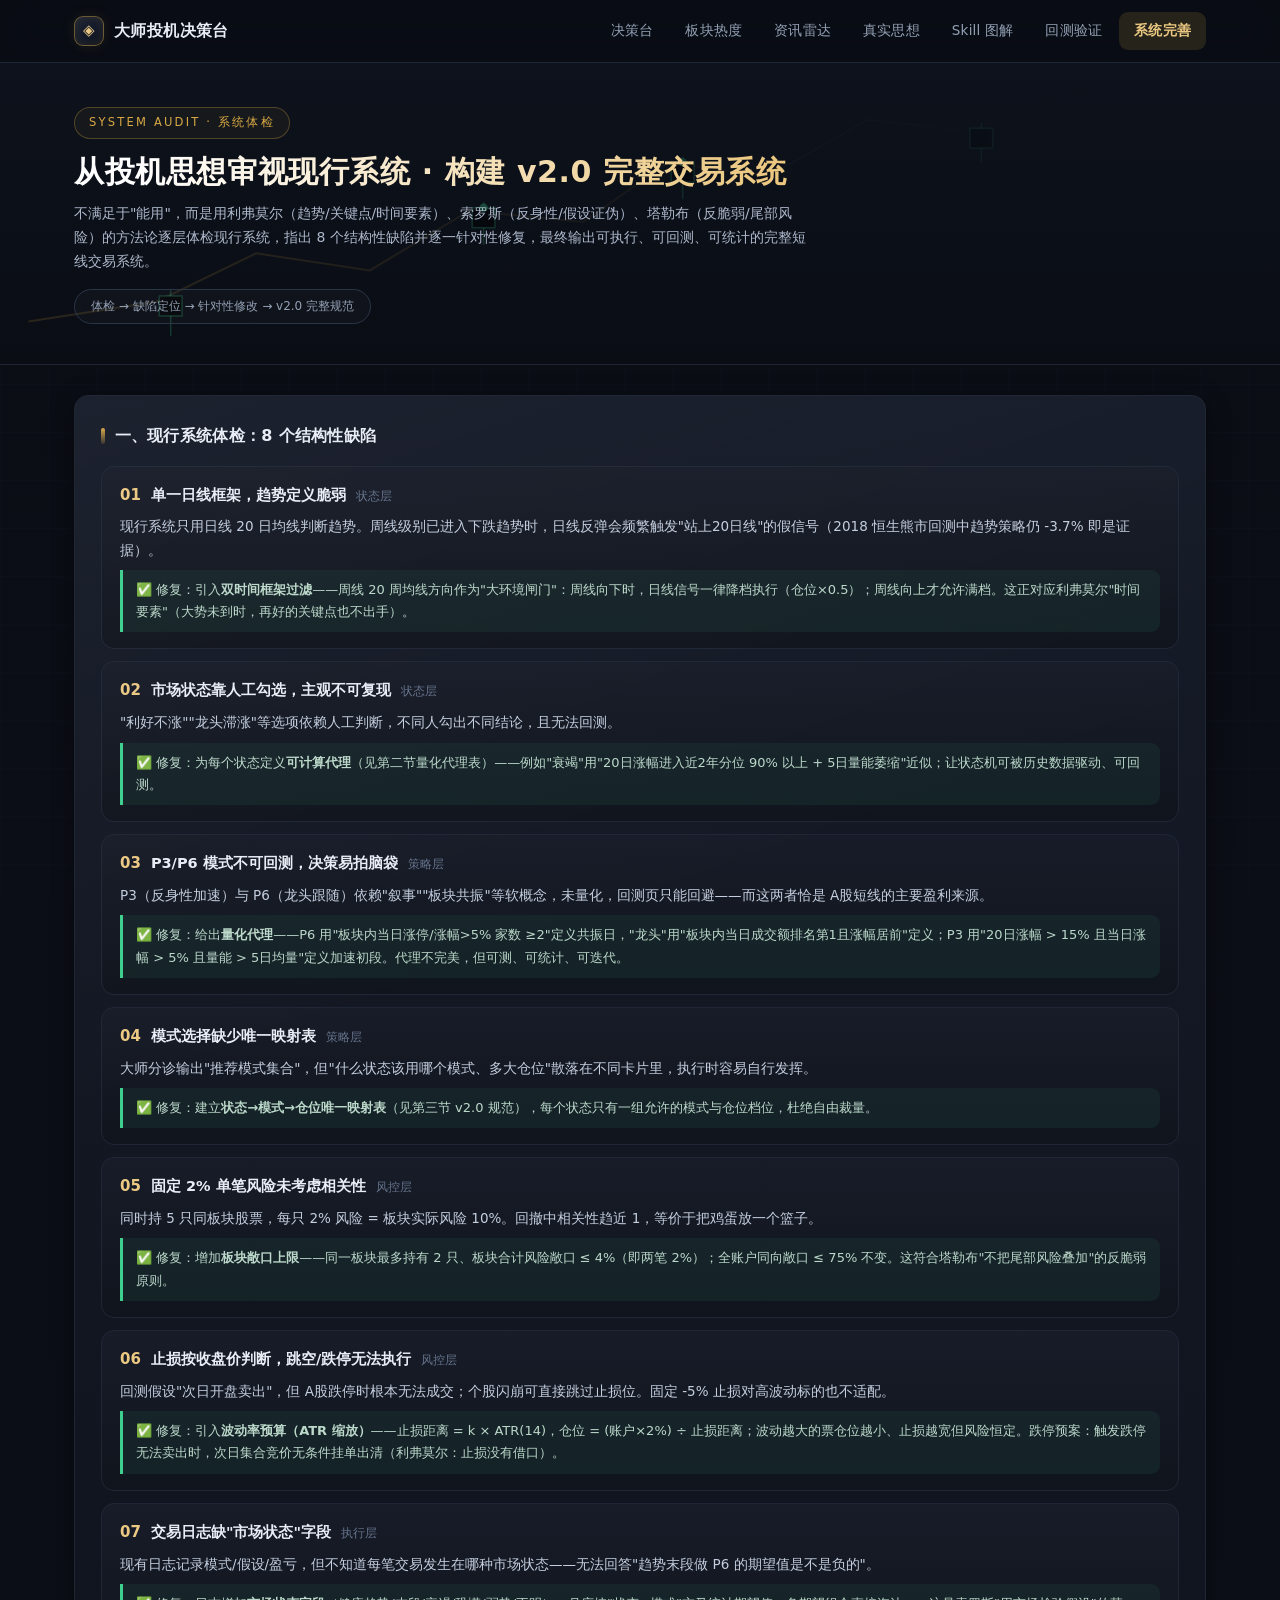
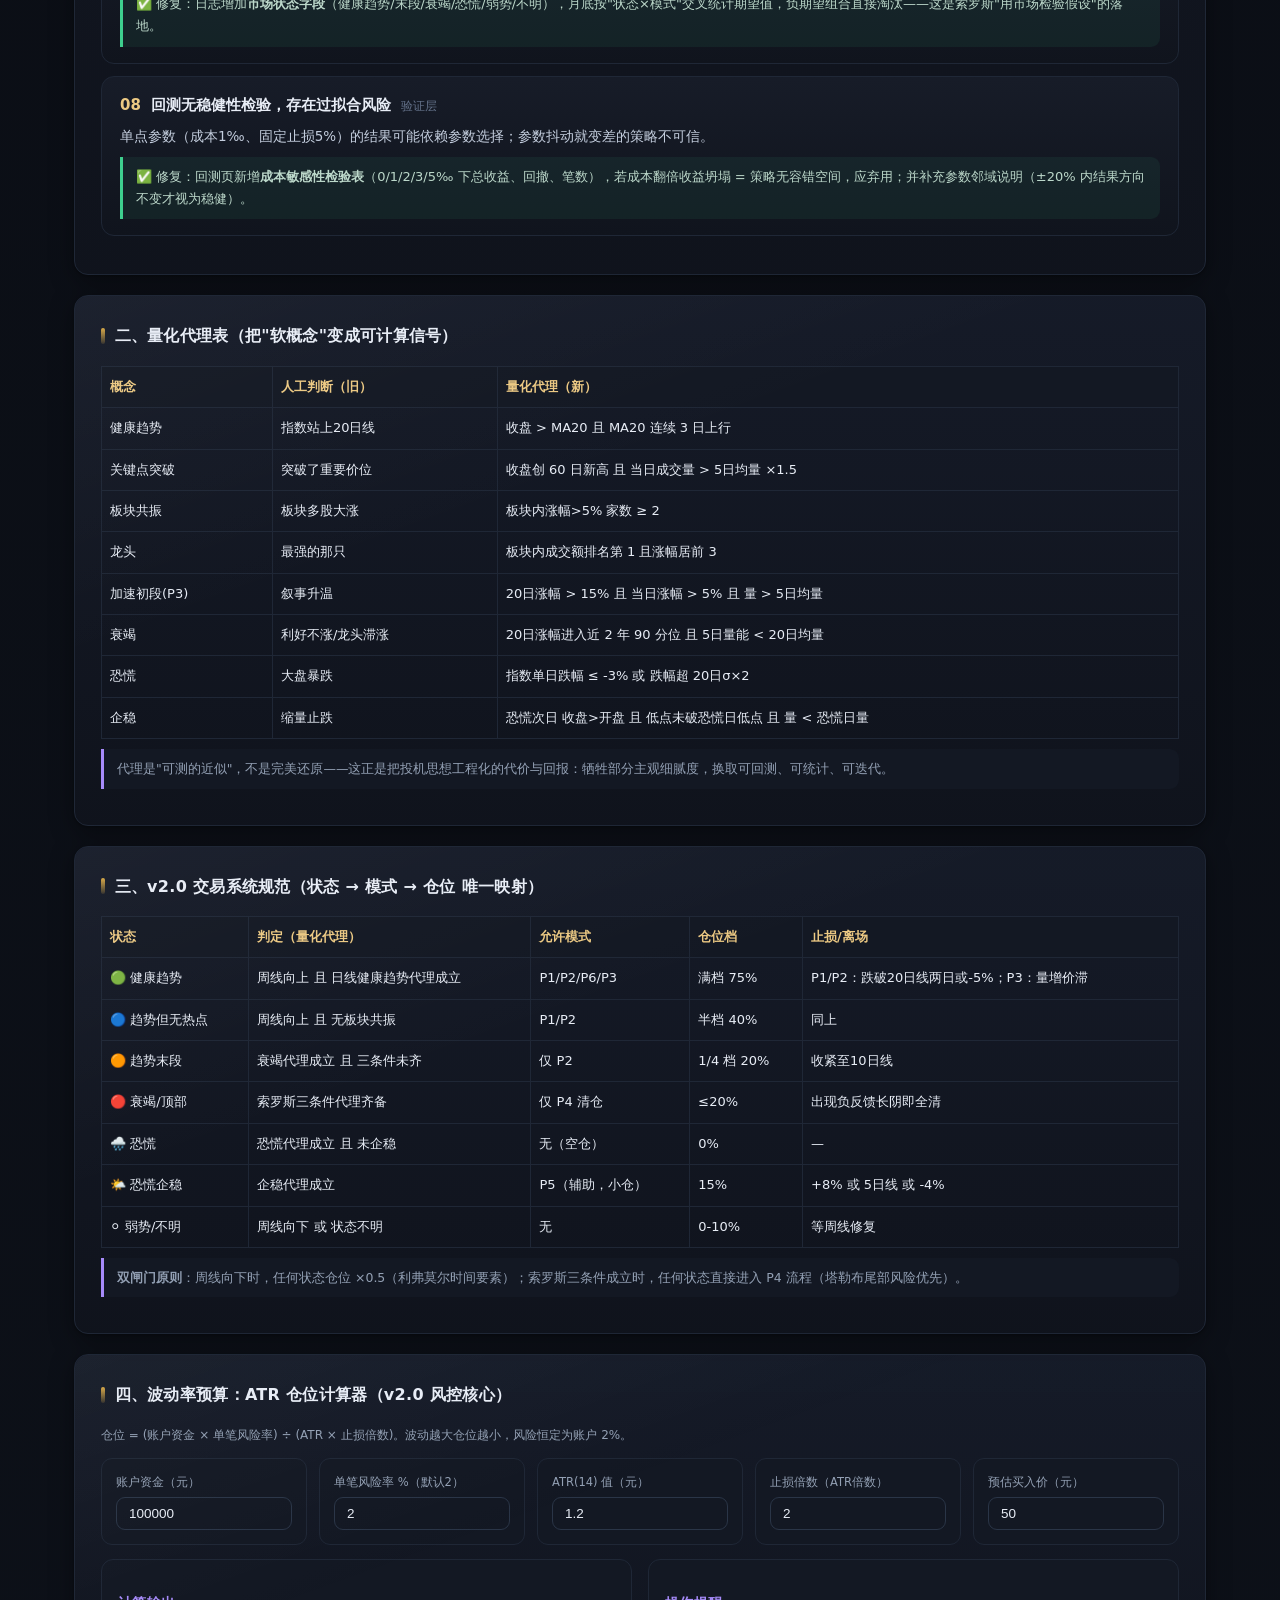
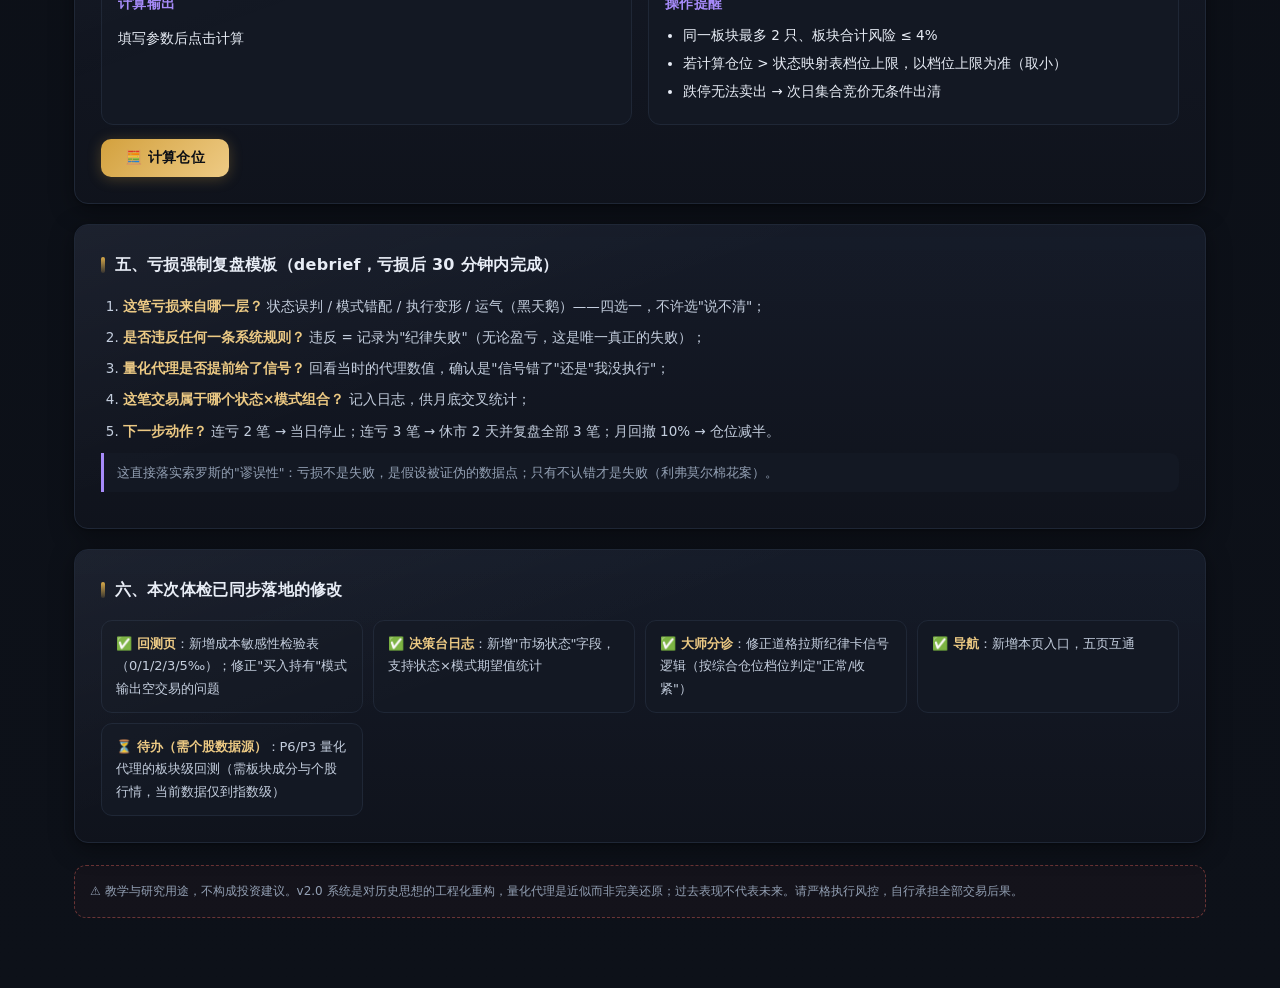
<file: app/system.html>
<!DOCTYPE html>
<html lang="zh-CN">
<head>
<meta charset="UTF-8">
<meta name="viewport" content="width=device-width, initial-scale=1.0">
<title>系统体检与完善 · 短线交易系统 v2.0</title>
<link rel="stylesheet" href="style.css?v=6">
<style>
.prob{background:linear-gradient(180deg,#171c28,#10141d);border:1px solid var(--line);border-radius:13px;padding:16px 18px;margin-bottom:12px}
.prob .ph{display:flex;gap:10px;align-items:baseline;flex-wrap:wrap}
.prob .num{color:var(--gold2);font-weight:800;font-size:15px}
.prob .pt{font-weight:650;font-size:14.5px;color:var(--txt)}
.prob .pl{color:var(--faint);font-size:12px}
.prob p{font-size:13.5px;color:#c4cede;margin:7px 0}
.prob .fix{background:rgba(62,207,142,.07);border-left:3px solid var(--green);border-radius:0 9px 9px 0;padding:9px 13px;font-size:13px;color:#bcd8ca;margin-top:8px}
.map table{font-size:13px}
.map td:first-child{white-space:nowrap}
.calc{display:grid;grid-template-columns:repeat(auto-fit,minmax(170px,1fr));gap:12px;margin-top:12px}
.calc .c{background:var(--card);border:1px solid var(--line);border-radius:11px;padding:14px}
.calc .c label{font-size:11.5px;color:var(--sub);display:block;margin-bottom:5px}
.calc .c input{width:100%}
.calc .c .out{font-size:17px;font-weight:750;color:var(--gold2);margin-top:8px;text-align:center}
.fields{display:grid;grid-template-columns:repeat(auto-fit,minmax(240px,1fr));gap:10px}
.fields .f{background:var(--card);border:1px solid var(--line);border-radius:11px;padding:12px 14px;font-size:13px;color:#c4cede}
.fields .f b{color:var(--gold2)}
ol.debrief{padding-left:22px}
ol.debrief li{margin:8px 0;font-size:13.5px;color:#c4cede}
ol.debrief li b{color:var(--gold2)}
</style>
</head>
<body>

<nav class="navbar"><div class="nav-inner">
  <div class="brand"><span class="mark">◈</span>大师投机决策台</div>
  <div class="nav-links">
    <a href="index.html">决策台</a>
    <a href="sector.html">板块热度</a>
    <a href="news.html">资讯雷达</a>
    <a href="theory.html">真实思想</a>
    <a href="skills.html">Skill 图解</a>
    <a href="backtest.html">回测验证</a>
    <a href="system.html" class="active">系统完善</a>
  </div>
</div></nav>

<div class="hero"><div class="hero-inner">
  <span class="eyebrow">System Audit · 系统体检</span>
  <h1>从投机思想审视现行系统 · 构建 v2.0 完整交易系统</h1>
  <p>不满足于"能用"，而是用利弗莫尔（趋势/关键点/时间要素）、索罗斯（反身性/假设证伪）、塔勒布（反脆弱/尾部风险）的方法论逐层体检现行系统，指出 8 个结构性缺陷并逐一针对性修复，最终输出可执行、可回测、可统计的完整短线交易系统。</p>
  <span class="badge">体检 → 缺陷定位 → 针对性修改 → v2.0 完整规范</span>
</div></div>

<div class="wrap">

  <div class="card">
    <h2>一、现行系统体检：8 个结构性缺陷</h2>

    <div class="prob"><div class="ph"><span class="num">01</span><span class="pt">单一日线框架，趋势定义脆弱</span><span class="pl">状态层</span></div>
      <p>现行系统只用日线 20 日均线判断趋势。周线级别已进入下跌趋势时，日线反弹会频繁触发"站上20日线"的假信号（2018 恒生熊市回测中趋势策略仍 -3.7% 即是证据）。</p>
      <div class="fix">✅ 修复：引入<b>双时间框架过滤</b>——周线 20 周均线方向作为"大环境闸门"：周线向下时，日线信号一律降档执行（仓位×0.5）；周线向上才允许满档。这正对应利弗莫尔"时间要素"（大势未到时，再好的关键点也不出手）。</div>
    </div>

    <div class="prob"><div class="ph"><span class="num">02</span><span class="pt">市场状态靠人工勾选，主观不可复现</span><span class="pl">状态层</span></div>
      <p>"利好不涨""龙头滞涨"等选项依赖人工判断，不同人勾出不同结论，且无法回测。</p>
      <div class="fix">✅ 修复：为每个状态定义<b>可计算代理</b>（见第二节量化代理表）——例如"衰竭"用"20日涨幅进入近2年分位 90% 以上 + 5日量能萎缩"近似；让状态机可被历史数据驱动、可回测。</div>
    </div>

    <div class="prob"><div class="ph"><span class="num">03</span><span class="pt">P3/P6 模式不可回测，决策易拍脑袋</span><span class="pl">策略层</span></div>
      <p>P3（反身性加速）与 P6（龙头跟随）依赖"叙事""板块共振"等软概念，未量化，回测页只能回避——而这两者恰是 A股短线的主要盈利来源。</p>
      <div class="fix">✅ 修复：给出<b>量化代理</b>——P6 用"板块内当日涨停/涨幅>5% 家数 ≥2"定义共振日，"龙头"用"板块内当日成交额排名第1且涨幅居前"定义；P3 用"20日涨幅 > 15% 且当日涨幅 > 5% 且量能 > 5日均量"定义加速初段。代理不完美，但可测、可统计、可迭代。</div>
    </div>

    <div class="prob"><div class="ph"><span class="num">04</span><span class="pt">模式选择缺少唯一映射表</span><span class="pl">策略层</span></div>
      <p>大师分诊输出"推荐模式集合"，但"什么状态该用哪个模式、多大仓位"散落在不同卡片里，执行时容易自行发挥。</p>
      <div class="fix">✅ 修复：建立<b>状态→模式→仓位唯一映射表</b>（见第三节 v2.0 规范），每个状态只有一组允许的模式与仓位档位，杜绝自由裁量。</div>
    </div>

    <div class="prob"><div class="ph"><span class="num">05</span><span class="pt">固定 2% 单笔风险未考虑相关性</span><span class="pl">风控层</span></div>
      <p>同时持 5 只同板块股票，每只 2% 风险 = 板块实际风险 10%。回撤中相关性趋近 1，等价于把鸡蛋放一个篮子。</p>
      <div class="fix">✅ 修复：增加<b>板块敞口上限</b>——同一板块最多持有 2 只、板块合计风险敞口 ≤ 4%（即两笔 2%）；全账户同向敞口 ≤ 75% 不变。这符合塔勒布"不把尾部风险叠加"的反脆弱原则。</div>
    </div>

    <div class="prob"><div class="ph"><span class="num">06</span><span class="pt">止损按收盘价判断，跳空/跌停无法执行</span><span class="pl">风控层</span></div>
      <p>回测假设"次日开盘卖出"，但 A股跌停时根本无法成交；个股闪崩可直接跳过止损位。固定 -5% 止损对高波动标的也不适配。</p>
      <div class="fix">✅ 修复：引入<b>波动率预算（ATR 缩放）</b>——止损距离 = k × ATR(14)，仓位 = (账户×2%) ÷ 止损距离；波动越大的票仓位越小、止损越宽但风险恒定。跌停预案：触发跌停无法卖出时，次日集合竞价无条件挂单出清（利弗莫尔：止损没有借口）。</div>
    </div>

    <div class="prob"><div class="ph"><span class="num">07</span><span class="pt">交易日志缺"市场状态"字段</span><span class="pl">执行层</span></div>
      <p>现有日志记录模式/假设/盈亏，但不知道每笔交易发生在哪种市场状态——无法回答"趋势末段做 P6 的期望值是不是负的"。</p>
      <div class="fix">✅ 修复：日志增加<b>市场状态字段</b>（健康趋势/末段/衰竭/恐慌/弱势/不明），月底按"状态×模式"交叉统计期望值，负期望组合直接淘汰——这是索罗斯"用市场检验假设"的落地。</div>
    </div>

    <div class="prob"><div class="ph"><span class="num">08</span><span class="pt">回测无稳健性检验，存在过拟合风险</span><span class="pl">验证层</span></div>
      <p>单点参数（成本1‰、固定止损5%）的结果可能依赖参数选择；参数抖动就变差的策略不可信。</p>
      <div class="fix">✅ 修复：回测页新增<b>成本敏感性检验表</b>（0/1/2/3/5‰ 下总收益、回撤、笔数），若成本翻倍收益坍塌 = 策略无容错空间，应弃用；并补充参数邻域说明（±20% 内结果方向不变才视为稳健）。</div>
    </div>
  </div>

  <div class="card">
    <h2>二、量化代理表（把"软概念"变成可计算信号）</h2>
    <div class="map"><table>
      <tr><th>概念</th><th>人工判断（旧）</th><th>量化代理（新）</th></tr>
      <tr><td>健康趋势</td><td>指数站上20日线</td><td>收盘 > MA20 且 MA20 连续 3 日上行</td></tr>
      <tr><td>关键点突破</td><td>突破了重要价位</td><td>收盘创 60 日新高 且 当日成交量 > 5日均量 ×1.5</td></tr>
      <tr><td>板块共振</td><td>板块多股大涨</td><td>板块内涨幅>5% 家数 ≥ 2</td></tr>
      <tr><td>龙头</td><td>最强的那只</td><td>板块内成交额排名第 1 且涨幅居前 3</td></tr>
      <tr><td>加速初段(P3)</td><td>叙事升温</td><td>20日涨幅 > 15% 且 当日涨幅 > 5% 且 量 > 5日均量</td></tr>
      <tr><td>衰竭</td><td>利好不涨/龙头滞涨</td><td>20日涨幅进入近 2 年 90 分位 且 5日量能 < 20日均量</td></tr>
      <tr><td>恐慌</td><td>大盘暴跌</td><td>指数单日跌幅 ≤ -3% 或 跌幅超 20日σ×2</td></tr>
      <tr><td>企稳</td><td>缩量止跌</td><td>恐慌次日 收盘>开盘 且 低点未破恐慌日低点 且 量 < 恐慌日量</td></tr>
    </table></div>
    <div class="note">代理是"可测的近似"，不是完美还原——这正是把投机思想工程化的代价与回报：牺牲部分主观细腻度，换取可回测、可统计、可迭代。</div>
  </div>

  <div class="card">
    <h2>三、v2.0 交易系统规范（状态 → 模式 → 仓位 唯一映射）</h2>
    <div class="map"><table>
      <tr><th>状态</th><th>判定（量化代理）</th><th>允许模式</th><th>仓位档</th><th>止损/离场</th></tr>
      <tr><td>🟢 健康趋势</td><td>周线向上 且 日线健康趋势代理成立</td><td>P1/P2/P6/P3</td><td>满档 75%</td><td>P1/P2：跌破20日线两日或-5%；P3：量增价滞</td></tr>
      <tr><td>🔵 趋势但无热点</td><td>周线向上 且 无板块共振</td><td>P1/P2</td><td>半档 40%</td><td>同上</td></tr>
      <tr><td>🟠 趋势末段</td><td>衰竭代理成立 且 三条件未齐</td><td>仅 P2</td><td>1/4 档 20%</td><td>收紧至10日线</td></tr>
      <tr><td>🔴 衰竭/顶部</td><td>索罗斯三条件代理齐备</td><td>仅 P4 清仓</td><td>≤20%</td><td>出现负反馈长阴即全清</td></tr>
      <tr><td>🌧️ 恐慌</td><td>恐慌代理成立 且 未企稳</td><td>无（空仓）</td><td>0%</td><td>—</td></tr>
      <tr><td>🌤️ 恐慌企稳</td><td>企稳代理成立</td><td>P5（辅助，小仓）</td><td>15%</td><td>+8% 或 5日线 或 -4%</td></tr>
      <tr><td>⚪ 弱势/不明</td><td>周线向下 或 状态不明</td><td>无</td><td>0-10%</td><td>等周线修复</td></tr>
    </table></div>
    <div class="note"><b>双闸门原则</b>：周线向下时，任何状态仓位 ×0.5（利弗莫尔时间要素）；索罗斯三条件成立时，任何状态直接进入 P4 流程（塔勒布尾部风险优先）。</div>
  </div>

  <div class="card">
    <h2>四、波动率预算：ATR 仓位计算器（v2.0 风控核心）</h2>
    <p class="small" style="margin-bottom:10px">仓位 = (账户资金 × 单笔风险率) ÷ (ATR × 止损倍数)。波动越大仓位越小，风险恒定为账户 2%。</p>
    <div class="calc">
      <div class="c"><label>账户资金（元）</label><input type="number" id="acct" value="100000" step="10000"></div>
      <div class="c"><label>单笔风险率 %（默认2）</label><input type="number" id="riskp" value="2" step="0.5"></div>
      <div class="c"><label>ATR(14) 值（元）</label><input type="number" id="atr" value="1.2" step="0.1"></div>
      <div class="c"><label>止损倍数（ATR倍数）</label><input type="number" id="k" value="2" step="0.5"></div>
      <div class="c"><label>预估买入价（元）</label><input type="number" id="px" value="50" step="1"></div>
    </div>
    <div class="grid2" style="margin-top:14px">
      <div class="box"><h3>计算输出</h3><div id="atr-out" style="font-size:14px;line-height:2">填写参数后点击计算</div></div>
      <div class="box"><h3>操作提醒</h3><ul>
        <li>同一板块最多 2 只、板块合计风险 ≤ 4%</li>
        <li>若计算仓位 &gt; 状态映射表档位上限，以档位上限为准（取小）</li>
        <li>跌停无法卖出 → 次日集合竞价无条件出清</li>
      </ul></div>
    </div>
    <button class="btn btn-primary" onclick="calcATR()" style="margin-top:14px">🧮 计算仓位</button>
  </div>

  <div class="card">
    <h2>五、亏损强制复盘模板（debrief，亏损后 30 分钟内完成）</h2>
    <ol class="debrief">
      <li><b>这笔亏损来自哪一层？</b> 状态误判 / 模式错配 / 执行变形 / 运气（黑天鹅）——四选一，不许选"说不清"；</li>
      <li><b>是否违反任何一条系统规则？</b> 违反 = 记录为"纪律失败"（无论盈亏，这是唯一真正的失败）；</li>
      <li><b>量化代理是否提前给了信号？</b> 回看当时的代理数值，确认是"信号错了"还是"我没执行"；</li>
      <li><b>这笔交易属于哪个状态×模式组合？</b> 记入日志，供月底交叉统计；</li>
      <li><b>下一步动作？</b> 连亏 2 笔 → 当日停止；连亏 3 笔 → 休市 2 天并复盘全部 3 笔；月回撤 10% → 仓位减半。</li>
    </ol>
    <div class="note">这直接落实索罗斯的"谬误性"：亏损不是失败，是假设被证伪的数据点；只有不认错才是失败（利弗莫尔棉花案）。</div>
  </div>

  <div class="card">
    <h2>六、本次体检已同步落地的修改</h2>
    <div class="fields">
      <div class="f"><b>✅ 回测页</b>：新增成本敏感性检验表（0/1/2/3/5‰）；修正"买入持有"模式输出空交易的问题</div>
      <div class="f"><b>✅ 决策台日志</b>：新增"市场状态"字段，支持状态×模式期望值统计</div>
      <div class="f"><b>✅ 大师分诊</b>：修正道格拉斯纪律卡信号逻辑（按综合仓位档位判定"正常/收紧"）</div>
      <div class="f"><b>✅ 导航</b>：新增本页入口，五页互通</div>
      <div class="f"><b>⏳ 待办（需个股数据源）</b>：P6/P3 量化代理的板块级回测（需板块成分与个股行情，当前数据仅到指数级）</div>
    </div>
  </div>

  <div class="disclaimer">⚠️ 教学与研究用途，不构成投资建议。v2.0 系统是对历史思想的工程化重构，量化代理是近似而非完美还原；过去表现不代表未来。请严格执行风控，自行承担全部交易后果。</div>
</div>

<script>
function calcATR(){
  const acct=+document.getElementById("acct").value||0;
  const risk=+document.getElementById("riskp").value||2;
  const atr=+document.getElementById("atr").value||1;
  const k=+document.getElementById("k").value||2;
  const px=+document.getElementById("px").value||1;
  const riskAmt=acct*risk/100;
  const stopDist=atr*k;
  const shares=Math.floor(riskAmt/stopDist);
  const cost=shares*px;
  const stopPx=px-stopDist;
  const out=document.getElementById("atr-out");
  if(!shares||shares<1){out.innerHTML="⚠️ 参数异常：ATR或止损倍数过小，无法计算";return;}
  out.innerHTML=
    `<div class="row"><span class="lbl" style="color:var(--faint)">单笔风险金额</span>：<b>${riskAmt.toLocaleString()} 元</b></div>`+
    `<div class="row"><span class="lbl" style="color:var(--faint)">止损距离</span>：${stopDist.toFixed(2)} 元（${(stopDist/px*100).toFixed(1)}%）</div>`+
    `<div class="row"><span class="lbl" style="color:var(--faint)">建议股数</span>：<b>${shares} 股</b>（约 ${(cost/acct*100).toFixed(1)}% 仓位）</div>`+
    `<div class="row"><span class="lbl" style="color:var(--faint)">止损价</span>：<b style="color:var(--red)">${stopPx.toFixed(2)}</b></div>`+
    `<div class="row"><span class="lbl" style="color:var(--faint)">名义成本</span>：${cost.toLocaleString()} 元</div>`;
}
</script>
</body>
</html>
</file>
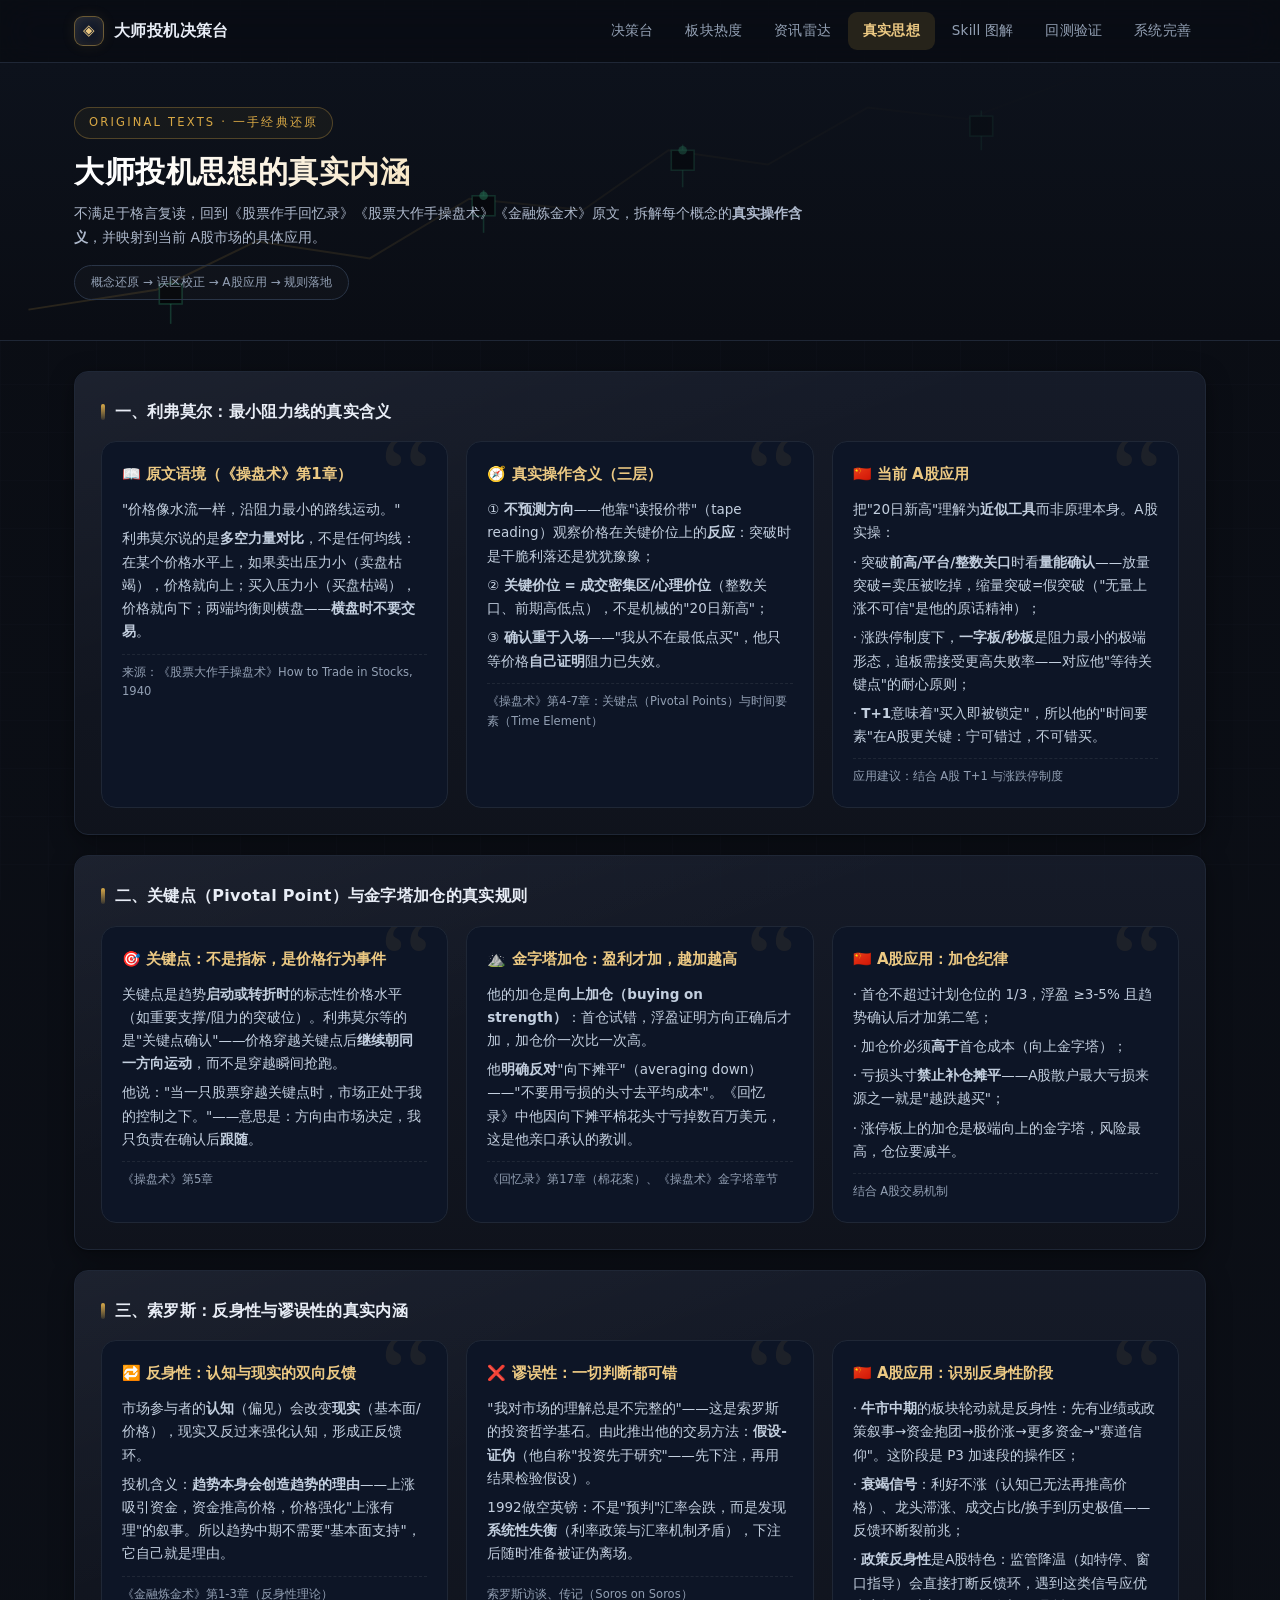
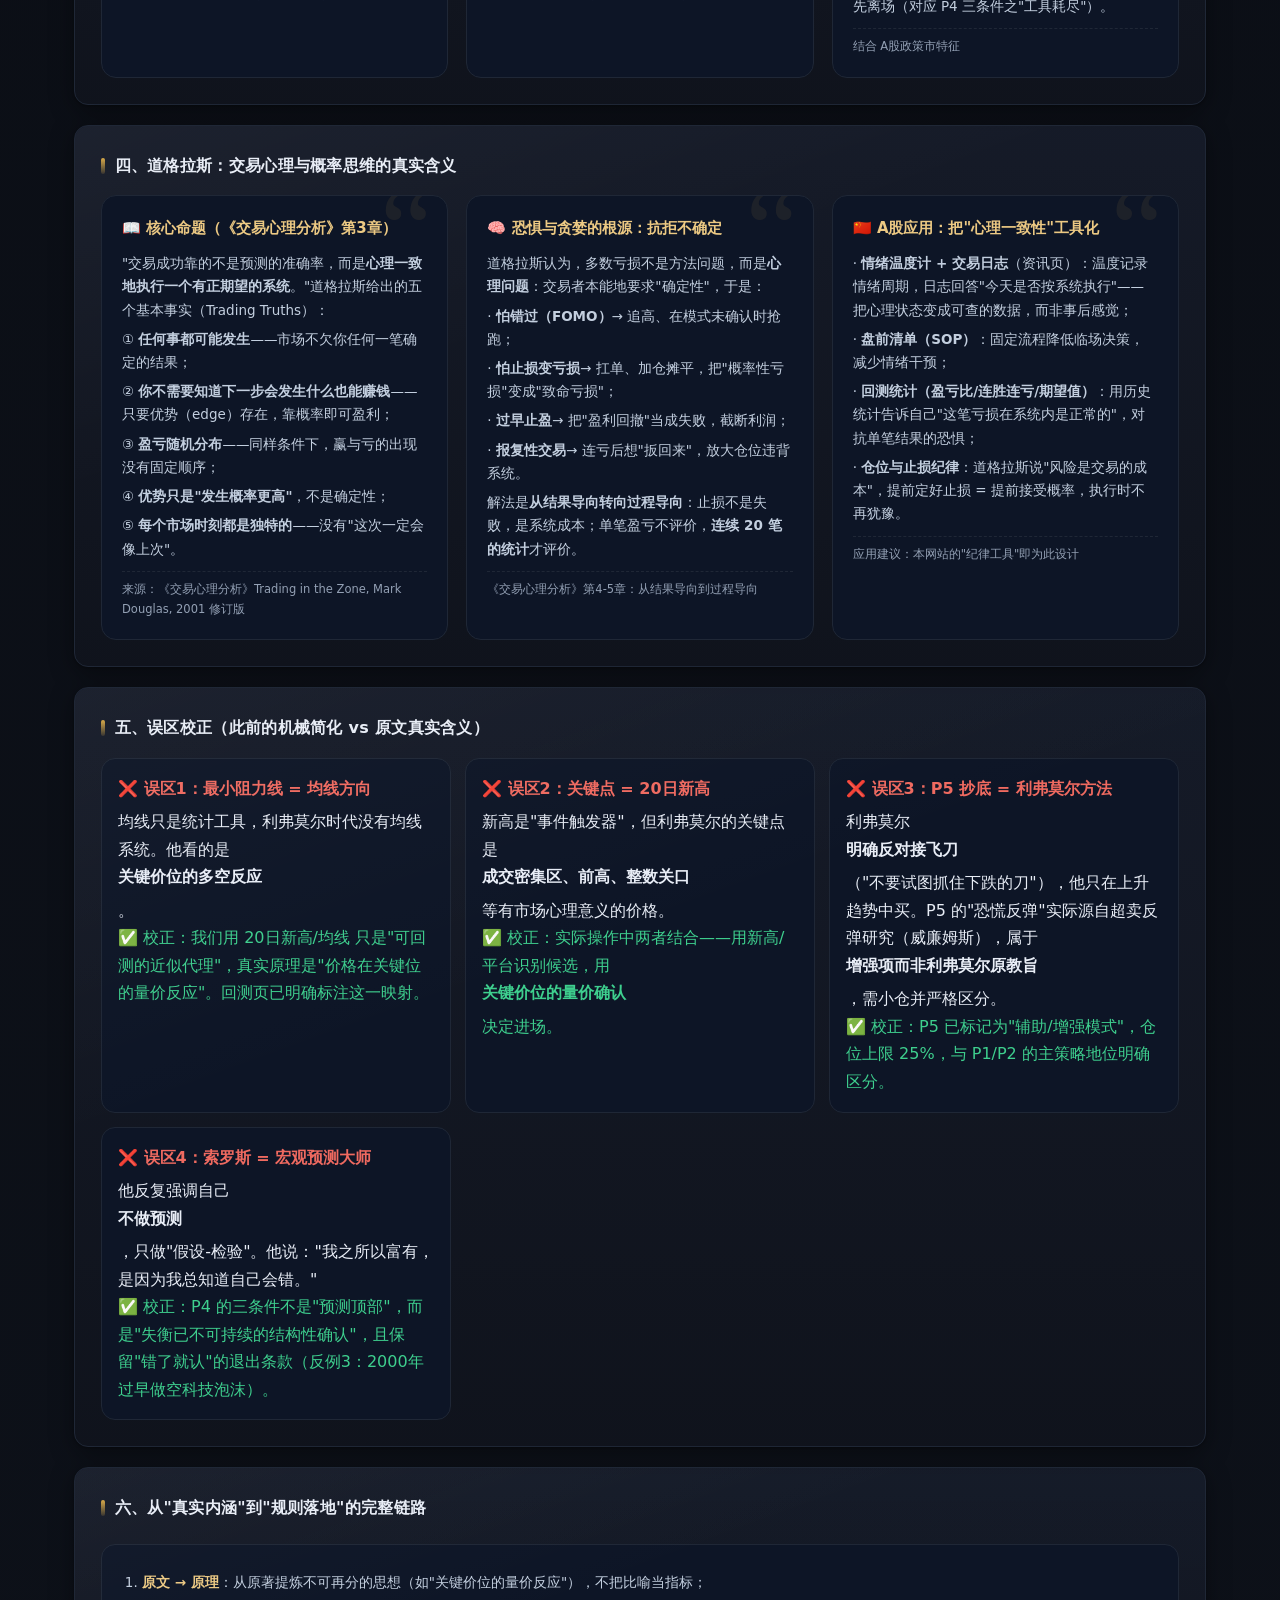
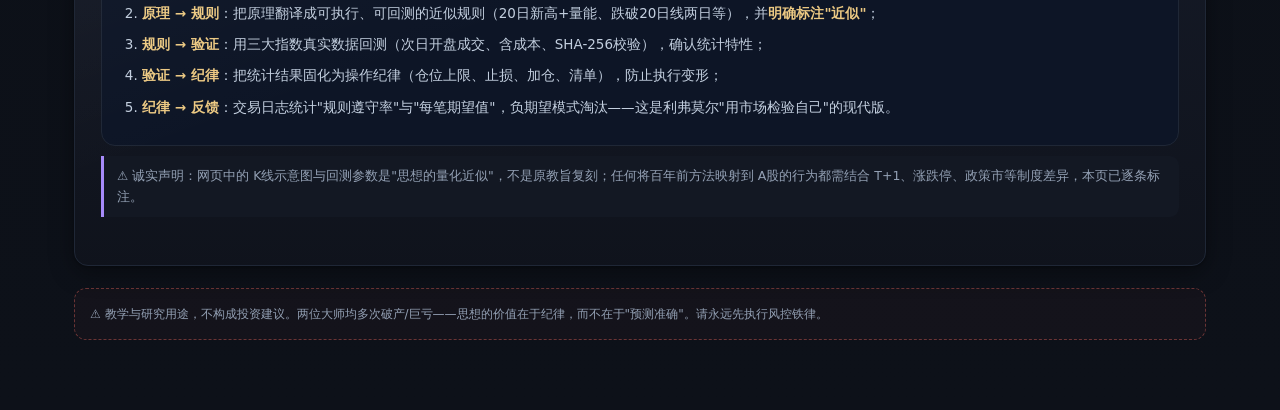
<file: app/theory.html>
<!DOCTYPE html>
<html lang="zh-CN">
<head>
<meta charset="UTF-8">
<meta name="viewport" content="width=device-width, initial-scale=1.0">
<title>真实思想深度蒸馏 · 大师短线投机决策台</title>
<link rel="stylesheet" href="style.css?v=6">
<style>
.origin{display:grid;grid-template-columns:repeat(auto-fit,minmax(340px,1fr));gap:18px;margin-top:6px}
.o-card{background:#0d1526;border:1px solid var(--line);border-radius:15px;padding:20px;position:relative;overflow:hidden}
.o-card::after{content:"“";position:absolute;right:14px;top:-26px;font-size:120px;color:rgba(230,184,76,.08);font-family:Georgia,serif;line-height:1}
.o-card h4{color:var(--gold2);font-size:15px;margin-bottom:10px;display:flex;gap:8px;align-items:center}
.o-card p{font-size:13.5px;color:#c3cfdf;margin:6px 0}
.o-card .src{font-size:11.5px;color:var(--sub);margin-top:10px;border-top:1px dashed var(--line);padding-top:8px}
.myth{display:grid;grid-template-columns:repeat(auto-fit,minmax(330px,1fr));gap:14px}
.myth .m{background:#0d1526;border:1px solid var(--line);border-radius:14px;padding:16px}
.myth .m b{display:block;margin-bottom:6px}
.myth .w{color:var(--red)}.myth .r{color:var(--green)}
.asec{margin:22px 0}
.asec h3{color:var(--gold2)}
.asec .flowbox{background:#0d1526;border:1px solid var(--line);border-radius:14px;padding:18px;margin-top:10px}
.asec .flowbox ol{padding-left:22px}
.asec .flowbox li{margin:8px 0;font-size:13.5px;color:#c3cfdf}
.asec .flowbox li b{color:var(--gold2)}
</style>
</head>
<body>

<nav class="navbar"><div class="nav-inner">
  <div class="brand"><span class="mark">◈</span>大师投机决策台</div>
  <div class="nav-links">
    <a href="index.html">决策台</a>
    <a href="sector.html">板块热度</a>
    <a href="news.html">资讯雷达</a>
    <a href="theory.html" class="active">真实思想</a>
    <a href="skills.html">Skill 图解</a>
    <a href="backtest.html">回测验证</a>
    <a href="system.html">系统完善</a>
  </div>
</div></nav>

<div class="hero"><div class="hero-inner">
  <span class="eyebrow">Original Texts · 一手经典还原</span>
  <h1>大师投机思想的真实内涵</h1>
  <p>不满足于格言复读，回到《股票作手回忆录》《股票大作手操盘术》《金融炼金术》原文，拆解每个概念的<b>真实操作含义</b>，并映射到当前 A股市场的具体应用。</p>
  <span class="badge">概念还原 → 误区校正 → A股应用 → 规则落地</span>
</div></div>

<div class="wrap">

  <div class="card">
    <h2>一、利弗莫尔：最小阻力线的真实含义</h2>
    <div class="origin">
      <div class="o-card">
        <h4>📖 原文语境（《操盘术》第1章）</h4>
        <p>"价格像水流一样，沿阻力最小的路线运动。"</p>
        <p>利弗莫尔说的是<b>多空力量对比</b>，不是任何均线：在某个价格水平上，如果卖出压力小（卖盘枯竭），价格就向上；买入压力小（买盘枯竭），价格就向下；两端均衡则横盘——<b>横盘时不要交易</b>。</p>
        <div class="src">来源：《股票大作手操盘术》How to Trade in Stocks, 1940</div>
      </div>
      <div class="o-card">
        <h4>🧭 真实操作含义（三层）</h4>
        <p>① <b>不预测方向</b>——他靠"读报价带"（tape reading）观察价格在关键价位上的<b>反应</b>：突破时是干脆利落还是犹犹豫豫；</p>
        <p>② <b>关键价位 = 成交密集区/心理价位</b>（整数关口、前期高低点），不是机械的"20日新高"；</p>
        <p>③ <b>确认重于入场</b>——"我从不在最低点买"，他只等价格<b>自己证明</b>阻力已失效。</p>
        <div class="src">《操盘术》第4-7章：关键点（Pivotal Points）与时间要素（Time Element）</div>
      </div>
      <div class="o-card">
        <h4>🇨🇳 当前 A股应用</h4>
        <p>把"20日新高"理解为<b>近似工具</b>而非原理本身。A股实操：</p>
        <p>· 突破<b>前高/平台/整数关口</b>时看<b>量能确认</b>——放量突破=卖压被吃掉，缩量突破=假突破（"无量上涨不可信"是他的原话精神）；</p>
        <p>· 涨跌停制度下，<b>一字板/秒板</b>是阻力最小的极端形态，追板需接受更高失败率——对应他"等待关键点"的耐心原则；</p>
        <p>· <b>T+1</b>意味着"买入即被锁定"，所以他的"时间要素"在A股更关键：宁可错过，不可错买。</p>
        <div class="src">应用建议：结合 A股 T+1 与涨跌停制度</div>
      </div>
    </div>
  </div>

  <div class="card">
    <h2>二、关键点（Pivotal Point）与金字塔加仓的真实规则</h2>
    <div class="origin">
      <div class="o-card">
        <h4>🎯 关键点：不是指标，是价格行为事件</h4>
        <p>关键点是趋势<b>启动或转折时</b>的标志性价格水平（如重要支撑/阻力的突破位）。利弗莫尔等的是"关键点确认"——价格穿越关键点后<b>继续朝同一方向运动</b>，而不是穿越瞬间抢跑。</p>
        <p>他说："当一只股票穿越关键点时，市场正处于我的控制之下。"——意思是：方向由市场决定，我只负责在确认后<b>跟随</b>。</p>
        <div class="src">《操盘术》第5章</div>
      </div>
      <div class="o-card">
        <h4>⛰️ 金字塔加仓：盈利才加，越加越高</h4>
        <p>他的加仓是<b>向上加仓（buying on strength）</b>：首仓试错，浮盈证明方向正确后才加，加仓价一次比一次高。</p>
        <p>他<b>明确反对</b>"向下摊平"（averaging down）——"不要用亏损的头寸去平均成本"。《回忆录》中他因向下摊平棉花头寸亏掉数百万美元，这是他亲口承认的教训。</p>
        <div class="src">《回忆录》第17章（棉花案）、《操盘术》金字塔章节</div>
      </div>
      <div class="o-card">
        <h4>🇨🇳 A股应用：加仓纪律</h4>
        <p>· 首仓不超过计划仓位的 1/3，浮盈 ≥3-5% 且趋势确认后才加第二笔；</p>
        <p>· 加仓价必须<b>高于</b>首仓成本（向上金字塔）；</p>
        <p>· 亏损头寸<b>禁止补仓摊平</b>——A股散户最大亏损来源之一就是"越跌越买"；</p>
        <p>· 涨停板上的加仓是极端向上的金字塔，风险最高，仓位要减半。</p>
        <div class="src">结合 A股交易机制</div>
      </div>
    </div>
  </div>

  <div class="card">
    <h2>三、索罗斯：反身性与谬误性的真实内涵</h2>
    <div class="origin">
      <div class="o-card">
        <h4>🔁 反身性：认知与现实的双向反馈</h4>
        <p>市场参与者的<b>认知</b>（偏见）会改变<b>现实</b>（基本面/价格），现实又反过来强化认知，形成正反馈环。</p>
        <p>投机含义：<b>趋势本身会创造趋势的理由</b>——上涨吸引资金，资金推高价格，价格强化"上涨有理"的叙事。所以趋势中期不需要"基本面支持"，它自己就是理由。</p>
        <div class="src">《金融炼金术》第1-3章（反身性理论）</div>
      </div>
      <div class="o-card">
        <h4>❌ 谬误性：一切判断都可错</h4>
        <p>"我对市场的理解总是不完整的"——这是索罗斯的投资哲学基石。由此推出他的交易方法：<b>假设-证伪</b>（他自称"投资先于研究"——先下注，再用结果检验假设）。</p>
        <p>1992做空英镑：不是"预判"汇率会跌，而是发现<b>系统性失衡</b>（利率政策与汇率机制矛盾），下注后随时准备被证伪离场。</p>
        <div class="src">索罗斯访谈、传记（Soros on Soros）</div>
      </div>
      <div class="o-card">
        <h4>🇨🇳 A股应用：识别反身性阶段</h4>
        <p>· <b>牛市中期</b>的板块轮动就是反身性：先有业绩或政策叙事→资金抱团→股价涨→更多资金→"赛道信仰"。这阶段是 P3 加速段的操作区；</p>
        <p>· <b>衰竭信号</b>：利好不涨（认知已无法再推高价格）、龙头滞涨、成交占比/换手到历史极值——反馈环断裂前兆；</p>
        <p>· <b>政策反身性</b>是A股特色：监管降温（如特停、窗口指导）会直接打断反馈环，遇到这类信号应优先离场（对应 P4 三条件之"工具耗尽"）。</p>
        <div class="src">结合 A股政策市特征</div>
      </div>
    </div>
  </div>

  <div class="card">
    <h2>四、道格拉斯：交易心理与概率思维的真实含义</h2>
    <div class="origin">
      <div class="o-card">
        <h4>📖 核心命题（《交易心理分析》第3章）</h4>
        <p>"交易成功靠的不是预测的准确率，而是<b>心理一致地执行一个有正期望的系统</b>。"道格拉斯给出的五个基本事实（Trading Truths）：</p>
        <p>① <b>任何事都可能发生</b>——市场不欠你任何一笔确定的结果；</p>
        <p>② <b>你不需要知道下一步会发生什么也能赚钱</b>——只要优势（edge）存在，靠概率即可盈利；</p>
        <p>③ <b>盈亏随机分布</b>——同样条件下，赢与亏的出现没有固定顺序；</p>
        <p>④ <b>优势只是"发生概率更高"</b>，不是确定性；</p>
        <p>⑤ <b>每个市场时刻都是独特的</b>——没有"这次一定会像上次"。</p>
        <div class="src">来源：《交易心理分析》Trading in the Zone, Mark Douglas, 2001 修订版</div>
      </div>
      <div class="o-card">
        <h4>🧠 恐惧与贪婪的根源：抗拒不确定</h4>
        <p>道格拉斯认为，多数亏损不是方法问题，而是<b>心理问题</b>：交易者本能地要求"确定性"，于是：</p>
        <p>· <b>怕错过（FOMO）</b>→ 追高、在模式未确认时抢跑；</p>
        <p>· <b>怕止损变亏损</b>→ 扛单、加仓摊平，把"概率性亏损"变成"致命亏损"；</p>
        <p>· <b>过早止盈</b>→ 把"盈利回撤"当成失败，截断利润；</p>
        <p>· <b>报复性交易</b>→ 连亏后想"扳回来"，放大仓位违背系统。</p>
        <p>解法是<b>从结果导向转向过程导向</b>：止损不是失败，是系统成本；单笔盈亏不评价，<b>连续 20 笔的统计</b>才评价。</p>
        <div class="src">《交易心理分析》第4-5章：从结果导向到过程导向</div>
      </div>
      <div class="o-card">
        <h4>🇨🇳 A股应用：把"心理一致性"工具化</h4>
        <p>· <b>情绪温度计 + 交易日志</b>（资讯页）：温度记录情绪周期，日志回答"今天是否按系统执行"——把心理状态变成可查的数据，而非事后感觉；</p>
        <p>· <b>盘前清单（SOP）</b>：固定流程降低临场决策，减少情绪干预；</p>
        <p>· <b>回测统计（盈亏比/连胜连亏/期望值）</b>：用历史统计告诉自己"这笔亏损在系统内是正常的"，对抗单笔结果的恐惧；</p>
        <p>· <b>仓位与止损纪律</b>：道格拉斯说"风险是交易的成本"，提前定好止损 = 提前接受概率，执行时不再犹豫。</p>
        <div class="src">应用建议：本网站的"纪律工具"即为此设计</div>
      </div>
    </div>
  </div>

  <div class="card">
    <h2>五、误区校正（此前的机械简化 vs 原文真实含义）</h2>
    <div class="myth">
      <div class="m"><b class="w">❌ 误区1：最小阻力线 = 均线方向</b>
        <p>均线只是统计工具，利弗莫尔时代没有均线系统。他看的是<b>关键价位的多空反应</b>。</p>
        <span class="r">✅ 校正：我们用 20日新高/均线 只是"可回测的近似代理"，真实原理是"价格在关键位的量价反应"。回测页已明确标注这一映射。</span></div>
      <div class="m"><b class="w">❌ 误区2：关键点 = 20日新高</b>
        <p>新高是"事件触发器"，但利弗莫尔的关键点是<b>成交密集区、前高、整数关口</b>等有市场心理意义的价格。</p>
        <span class="r">✅ 校正：实际操作中两者结合——用新高/平台识别候选，用<b>关键价位的量价确认</b>决定进场。</span></div>
      <div class="m"><b class="w">❌ 误区3：P5 抄底 = 利弗莫尔方法</b>
        <p>利弗莫尔<b>明确反对接飞刀</b>（"不要试图抓住下跌的刀"），他只在上升趋势中买。P5 的"恐慌反弹"实际源自超卖反弹研究（威廉姆斯），属于<b>增强项而非利弗莫尔原教旨</b>，需小仓并严格区分。</p>
        <span class="r">✅ 校正：P5 已标记为"辅助/增强模式"，仓位上限 25%，与 P1/P2 的主策略地位明确区分。</span></div>
      <div class="m"><b class="w">❌ 误区4：索罗斯 = 宏观预测大师</b>
        <p>他反复强调自己<b>不做预测</b>，只做"假设-检验"。他说："我之所以富有，是因为我总知道自己会错。"</p>
        <span class="r">✅ 校正：P4 的三条件不是"预测顶部"，而是"失衡已不可持续的结构性确认"，且保留"错了就认"的退出条款（反例3：2000年过早做空科技泡沫）。</span></div>
    </div>
  </div>

  <div class="card">
    <h2>六、从"真实内涵"到"规则落地"的完整链路</h2>
    <div class="asec">
      <div class="flowbox"><ol>
        <li><b>原文 → 原理</b>：从原著提炼不可再分的思想（如"关键价位的量价反应"），不把比喻当指标；</li>
        <li><b>原理 → 规则</b>：把原理翻译成可执行、可回测的近似规则（20日新高+量能、跌破20日线两日等），并<b>明确标注"近似"</b>；</li>
        <li><b>规则 → 验证</b>：用三大指数真实数据回测（次日开盘成交、含成本、SHA-256校验），确认统计特性；</li>
        <li><b>验证 → 纪律</b>：把统计结果固化为操作纪律（仓位上限、止损、加仓、清单），防止执行变形；</li>
        <li><b>纪律 → 反馈</b>：交易日志统计"规则遵守率"与"每笔期望值"，负期望模式淘汰——这是利弗莫尔"用市场检验自己"的现代版。</li>
      </ol></div>
      <div class="note">⚠️ 诚实声明：网页中的 K线示意图与回测参数是"思想的量化近似"，不是原教旨复刻；任何将百年前方法映射到 A股的行为都需结合 T+1、涨跌停、政策市等制度差异，本页已逐条标注。</div>
    </div>
  </div>

  <div class="disclaimer">⚠️ 教学与研究用途，不构成投资建议。两位大师均多次破产/巨亏——思想的价值在于纪律，而不在于"预测准确"。请永远先执行风控铁律。</div>
</div>
</body>
</html>
</file>
<file: app/style.css>
/* ===== 大师投机决策台 · 设计系统 v4（对标企业级站点） =====
   审美基准：线性（Linear）/ Vercel 式的克制深色风 —— 更少的饱和色、更精细的层级、
   更大的留白、更柔的光影、克制的金色点缀。无任何外部图片资源。 */

:root{
  --bg:#0a0d14;--bg2:#0d1119;--panel:#10141d;--card:#131823;--card2:#18202e;--line:#1f2736;--line2:#2a3547;
  --txt:#e8edf6;--sub:#93a0b4;--faint:#64728a;
  --gold:#d8a845;--gold2:#ecc983;--gold-dim:rgba(216,168,69,.14);
  --green:#3ecf8e;--red:#ef6a60;--amber:#f0b429;--blue:#6cb2ff;--purple:#a78bfa;
  --shadow-sm:0 1px 2px rgba(0,0,0,.4);
  --shadow-md:0 6px 24px rgba(0,0,0,.38),0 1px 3px rgba(0,0,0,.3);
  --shadow-lg:0 20px 60px rgba(0,0,0,.5);
  --radius:14px;
  --font:"Inter","HarmonyOS Sans SC","PingFang SC","Segoe UI","Microsoft YaHei",system-ui,sans-serif;
}

*{box-sizing:border-box;margin:0;padding:0}
html{scroll-behavior:smooth}
body{
  background:
    radial-gradient(1100px 420px at 88% -8%, rgba(216,168,69,.06), transparent 60%),
    radial-gradient(800px 380px at -8% 108%, rgba(108,178,255,.05), transparent 55%),
    linear-gradient(180deg,var(--bg),var(--bg2));
  color:var(--txt);font-family:var(--font);line-height:1.72;-webkit-font-smoothing:antialiased;min-height:100vh;
}
body::before{content:"";position:fixed;inset:0;z-index:-1;pointer-events:none;opacity:.35;
  background-image:url("data:image/svg+xml,%3Csvg xmlns='http://www.w3.org/2000/svg' width='48' height='48'%3E%3Cpath d='M48 0H0v48' fill='none' stroke='%231f2736' stroke-opacity='.5'/%3E%3C/svg%3E")}
::selection{background:rgba(216,168,69,.3)}

/* ---------- 导航（企业式：细分割线 + 徽标 + 药丸高亮） ---------- */
.navbar{position:sticky;top:0;z-index:100;background:rgba(10,13,20,.78);backdrop-filter:blur(18px) saturate(1.5);-webkit-backdrop-filter:blur(18px) saturate(1.5);border-bottom:1px solid var(--line)}
.nav-inner{max-width:1180px;margin:0 auto;display:flex;align-items:center;gap:24px;padding:0 24px;height:62px}
.brand{display:flex;align-items:center;gap:10px;font-weight:650;font-size:15.5px;letter-spacing:.4px;color:var(--txt);white-space:nowrap}
.brand .mark{width:30px;height:30px;border-radius:9px;display:flex;align-items:center;justify-content:center;font-size:15px;color:var(--gold2);
  background:linear-gradient(145deg,#1b2334,#0e1320);border:1px solid rgba(216,168,69,.45);box-shadow:inset 0 0 10px rgba(216,168,69,.12),0 0 14px rgba(216,168,69,.10)}
.nav-links{display:flex;gap:2px;margin-left:auto;flex-wrap:wrap}
.nav-links a{color:var(--sub);text-decoration:none;font-size:13.5px;padding:7px 15px;border-radius:9px;transition:.18s;letter-spacing:.2px}
.nav-links a:hover{color:var(--txt);background:rgba(255,255,255,.05)}
.nav-links a.active{color:var(--gold2);background:var(--gold-dim);font-weight:600}

/* ---------- Hero（紧凑、克制） ---------- */
.hero{position:relative;overflow:hidden;border-bottom:1px solid var(--line);background:linear-gradient(180deg,#0d121c,#0a0d14)}
.hero::before{content:"";position:absolute;inset:0;opacity:.55;
  background-image:url("data:image/svg+xml,%3Csvg xmlns='http://www.w3.org/2000/svg' width='900' height='220' viewBox='0 0 900 220'%3E%3Cdefs%3E%3ClinearGradient id='g' x1='0' y1='0' x2='1' y2='0'%3E%3Cstop offset='0' stop-color='%23d8a845' stop-opacity='.28'/%3E%3Cstop offset='1' stop-color='%23d8a845' stop-opacity='0'/%3E%3C/linearGradient%3E%3C/defs%3E%3Cg stroke='url(%23g)' fill='none' stroke-width='1.4'%3E%3Cpath d='M20 186 L110 172 L180 138 L260 150 L330 108 L410 116 L470 74 L540 84 L610 44 L680 52 L760 22 L860 30'/%3E%3C/g%3E%3Cg stroke='%233ecf8e' stroke-opacity='.4' stroke-width='1.1'%3E%3Cline x1='120' y1='164' x2='120' y2='196'/%3E%3Crect x='112' y='168' width='16' height='14'/%3E%3Cline x1='340' y1='102' x2='340' y2='132'/%3E%3Crect x='332' y='106' width='16' height='14'/%3E%3Cline x1='480' y1='70' x2='480' y2='100'/%3E%3Crect x='472' y='74' width='16' height='14'/%3E%3Cline x1='690' y1='46' x2='690' y2='74'/%3E%3Crect x='682' y='50' width='16' height='14'/%3E%3C/g%3E%3Ccircle cx='340' cy='106' r='3' fill='%233ecf8e' fill-opacity='.6'/%3E%3Ccircle cx='480' cy='74' r='3' fill='%233ecf8e' fill-opacity='.6'/%3E%3C/svg%3E");
  background-size:cover;background-position:center;-webkit-mask-image:linear-gradient(90deg,#000 25%,transparent 100%);mask-image:linear-gradient(90deg,#000 25%,transparent 100%)}
.hero-inner{position:relative;max-width:1180px;margin:0 auto;padding:44px 24px 40px;width:100%}
.hero .eyebrow{display:inline-flex;align-items:center;gap:8px;font-size:11.5px;letter-spacing:2.2px;color:var(--gold);text-transform:uppercase;padding:5px 14px;border-radius:30px;border:1px solid rgba(216,168,69,.3);background:rgba(216,168,69,.05);margin-bottom:14px}
.hero h1{font-size:30px;font-weight:750;letter-spacing:.6px;line-height:1.28;
  background:linear-gradient(94deg,#fff 5%,var(--gold2) 60%,var(--gold) 92%);-webkit-background-clip:text;background-clip:text;color:transparent}
.hero p{color:#aeb9cc;font-size:14px;margin-top:10px;max-width:740px}
.hero .badge{display:inline-flex;gap:6px;align-items:center;margin-top:16px;padding:6px 16px;border-radius:30px;border:1px solid var(--line2);color:var(--sub);font-size:12px;background:rgba(255,255,255,.02)}

/* ---------- 主体 ---------- */
.wrap{max-width:1180px;margin:0 auto;padding:30px 24px 70px}
.card{background:linear-gradient(180deg,rgba(23,29,43,.88),rgba(16,20,29,.9));border:1px solid var(--line);border-radius:var(--radius);padding:26px;margin-bottom:20px;box-shadow:var(--shadow-md);position:relative}
.card::before{content:"";position:absolute;inset:0;border-radius:var(--radius);pointer-events:none;background:linear-gradient(160deg,rgba(255,255,255,.03),transparent 40%)}
h2{font-size:16px;color:var(--txt);font-weight:650;margin-bottom:16px;display:flex;align-items:center;gap:10px;letter-spacing:.3px}
h2 .k{color:var(--faint);font-size:12px;font-weight:500;margin-left:auto}
h2::before{content:"";width:3.5px;height:16px;border-radius:2px;background:linear-gradient(180deg,var(--gold),rgba(216,168,69,.15))}
h3{font-size:13.5px;color:var(--purple);font-weight:600;margin:16px 0 8px;letter-spacing:.3px}
a{color:var(--blue)}
.small{font-size:12px;color:var(--sub)}

/* ---------- 控件 ---------- */
select,input[type=text],input[type=number],input[type=file]{background:var(--card);border:1px solid var(--line2);color:var(--txt);border-radius:9px;padding:8px 12px;font-size:13.5px;outline:none;transition:.18s}
select:focus,input:focus{border-color:var(--gold);box-shadow:0 0 0 3px rgba(216,168,69,.12)}
.controls{display:flex;gap:12px;flex-wrap:wrap;align-items:flex-end}
.controls>div>label{display:block;font-size:11.5px;color:var(--sub);margin-bottom:5px;letter-spacing:.3px}
.btn{display:inline-flex;align-items:center;gap:8px;padding:10px 24px;border-radius:10px;border:none;cursor:pointer;font-size:14px;font-weight:600;letter-spacing:.4px;transition:.18s;font-family:var(--font)}
.btn-primary{color:#0b0e15;background:linear-gradient(135deg,#d3a13e,#eecb85);box-shadow:0 2px 14px rgba(216,168,69,.28)}
.btn-primary:hover{transform:translateY(-1px);box-shadow:0 6px 22px rgba(216,168,69,.4)}
.btn-ghost{background:transparent;border:1px solid var(--line2);color:var(--sub)}
.btn-ghost:hover{border-color:var(--gold);color:var(--gold2)}
.btn-sm{padding:4px 12px;font-size:12px;border-radius:8px}

/* ---------- 市场选择（药丸组） ---------- */
.mkt-row{display:flex;gap:8px;margin-bottom:18px;flex-wrap:wrap;background:var(--card);border:1px solid var(--line);border-radius:12px;padding:6px;width:fit-content}
.mkt-btn{padding:9px 22px;border-radius:9px;border:none;cursor:pointer;background:transparent;font-size:14px;color:var(--sub);transition:.18s;font-family:var(--font)}
.mkt-btn:hover{color:var(--txt)}
.mkt-btn.active{background:var(--gold-dim);color:var(--gold2);font-weight:600;box-shadow:inset 0 0 0 1px rgba(216,168,69,.35)}

/* ---------- 问题项（开关式） ---------- */
.q{display:flex;align-items:flex-start;gap:14px;padding:13px 6px;border-bottom:1px dashed rgba(42,53,71,.55);font-size:13.5px}
.q:last-child{border-bottom:none}
.q label{cursor:pointer;flex:1}
.q input{appearance:none;width:38px;height:21px;border-radius:12px;background:var(--line2);position:relative;cursor:pointer;transition:.2s;flex-shrink:0;margin-top:3px}
.q input::after{content:"";position:absolute;top:2px;left:2px;width:17px;height:17px;border-radius:50%;background:#cfd6e2;transition:.2s}
.q input:checked{background:linear-gradient(135deg,#c99a35,#e3bb6f)}
.q input:checked::after{transform:translateX(17px);background:#fff}
.hint{color:var(--faint);font-size:11.5px;display:block;margin-top:2px}

/* ---------- 大师分诊卡 ---------- */
.masters{display:grid;grid-template-columns:1fr 1fr 1fr;gap:16px;margin-top:4px}
@media(max-width:960px){.masters{grid-template-columns:1fr}}
.master{background:linear-gradient(180deg,#141a28,#0f1420);border:1px solid var(--line);border-radius:14px;padding:20px;position:relative;overflow:hidden;transition:.2s}
.master:hover{transform:translateY(-2px);box-shadow:var(--shadow-lg);border-color:var(--line2)}
.master::before{content:"";position:absolute;top:0;left:0;right:0;height:2.5px;border-radius:14px 14px 0 0}
.master.livermore::before{background:linear-gradient(90deg,#d8a845,rgba(216,168,69,.1))}
.master.soros::before{background:linear-gradient(90deg,#6cb2ff,rgba(108,178,255,.1))}
.master.discipline::before{background:linear-gradient(90deg,#a78bfa,rgba(167,139,250,.1))}
.master .mhead{display:flex;align-items:center;gap:11px;margin-bottom:10px}
.master .mname{font-size:15px;font-weight:700;letter-spacing:.3px}
.master .msrc{font-size:10.5px;color:var(--faint);letter-spacing:.5px;text-transform:uppercase}
.chip{display:inline-flex;align-items:center;gap:6px;padding:4px 12px;border-radius:20px;font-size:12px;font-weight:600;letter-spacing:.3px}
.chip-up{background:rgba(62,207,142,.12);color:var(--green);border:1px solid rgba(62,207,142,.35)}
.chip-down{background:rgba(239,106,96,.12);color:var(--red);border:1px solid rgba(239,106,96,.35)}
.chip-flat{background:rgba(240,180,41,.12);color:var(--amber);border:1px solid rgba(240,180,41,.35)}
.chip-risk{background:rgba(239,106,96,.14);color:var(--red);border:1px solid rgba(239,106,96,.45)}
.master .mbody{font-size:13px;color:#c4cede;line-height:1.75}
.master .mbody .row{margin:7px 0;display:flex;gap:8px}
.master .mbody .row .lbl{color:var(--faint);flex-shrink:0;min-width:64px}
.master .quote{font-size:12px;color:var(--sub);font-style:italic;border-left:2px solid var(--line2);padding:6px 10px;margin-top:10px;background:rgba(255,255,255,.02);border-radius:0 8px 8px 0}

/* ---------- 结果块 ---------- */
.verdict{border-radius:12px;padding:16px 18px;margin-bottom:16px;font-size:14.5px;line-height:1.85}
.v-green{background:rgba(62,207,142,.08);border:1px solid rgba(62,207,142,.35)}
.v-amber{background:rgba(240,180,41,.08);border:1px solid rgba(240,180,41,.35)}
.v-red{background:rgba(239,106,96,.08);border:1px solid rgba(239,106,96,.35)}
.v-blue{background:rgba(108,178,255,.08);border:1px solid rgba(108,178,255,.35)}
.verdict b{font-size:16.5px}
.grid2{display:grid;grid-template-columns:1fr 1fr;gap:16px}
@media(max-width:760px){.grid2{grid-template-columns:1fr}}
.box{background:var(--card);border:1px solid var(--line);border-radius:12px;padding:16px;font-size:13.5px}
.box ul{padding-left:18px}
.box li{margin:5px 0}
.tag{display:inline-block;padding:2px 11px;border-radius:20px;font-size:11.5px;margin:3px 4px 3px 0;border:1px solid}
.t-green{color:var(--green);border-color:rgba(62,207,142,.4)}
.t-amber{color:var(--amber);border-color:rgba(240,180,41,.4)}
.t-red{color:var(--red);border-color:rgba(239,106,96,.4)}
.t-blue{color:var(--blue);border-color:rgba(108,178,255,.4)}
.t-gold{color:var(--gold2);border-color:rgba(216,168,69,.45)}

/* ---------- 表格/统计/图表 ---------- */
table{width:100%;border-collapse:collapse;font-size:13px}
th,td{border:1px solid var(--line);padding:9px 8px;text-align:left}
th{background:var(--card);color:var(--gold2);font-weight:600}
.green{color:var(--green)}.red{color:var(--red)}
.stats{display:grid;grid-template-columns:repeat(auto-fit,minmax(140px,1fr));gap:12px;margin-bottom:16px}
.stat{background:linear-gradient(180deg,#151b29,#10141d);border:1px solid var(--line);border-radius:12px;padding:13px}
.stat .v{font-size:20px;font-weight:750;text-align:center;font-variant-numeric:tabular-nums}
.stat .l{font-size:11px;color:var(--sub);text-align:center;margin-top:3px}
canvas{width:100%;display:block;background:#0b0f18;border:1px solid var(--line);border-radius:12px;margin-bottom:12px}
.legend{font-size:12px;color:var(--sub);margin:-4px 0 16px;display:flex;gap:18px;flex-wrap:wrap}
.dot{display:inline-block;width:10px;height:10px;border-radius:3px;margin-right:5px;vertical-align:middle}

.quote{border-left:3px solid var(--gold);padding:10px 14px;margin:10px 0;background:var(--card);border-radius:0 9px 9px 0;font-size:12.5px;color:#b9c4d6;font-style:italic}
.note{font-size:12.5px;color:var(--sub);border-left:3px solid var(--purple);padding:9px 13px;margin:10px 0;background:var(--card);border-radius:0 9px 9px 0}
.verify{font-size:12.5px;padding:10px 14px;border-radius:10px;margin-top:12px}
.ok{background:rgba(62,207,142,.08);border:1px solid rgba(62,207,142,.4);color:var(--green)}
.bad{background:rgba(239,106,96,.08);border:1px solid rgba(239,106,96,.4);color:var(--red)}
.disclaimer{border:1px dashed rgba(239,106,96,.4);border-radius:12px;padding:15px;font-size:12px;color:var(--sub);margin-top:22px;background:rgba(239,106,96,.03)}
.hide{display:none}

/* 进场动画 */
@keyframes rise{from{opacity:0;transform:translateY(10px)}to{opacity:1;transform:none}}
.anim{animation:rise .45s ease both}

/* ---------- 移动端适配 v5 ---------- */
@media(max-width:860px){
  .nav-inner{height:auto;flex-wrap:wrap;gap:10px;padding:12px 16px}
  .nav-links{width:100%;margin-left:0;overflow-x:auto;-webkit-overflow-scrolling:touch;scrollbar-width:none}
  .nav-links::-webkit-scrollbar{display:none}
  .nav-links a{white-space:nowrap;padding:6px 12px}
  .hero-inner{padding:30px 16px 28px}
  .hero h1{font-size:23px}
  .wrap{padding:20px 14px 60px}
  .card{padding:18px 14px}
  .tabs{width:100%;flex-wrap:nowrap;overflow-x:auto;-webkit-overflow-scrolling:touch;scrollbar-width:none}
  .tabs::-webkit-scrollbar{display:none}
  .tab{padding:8px 14px;white-space:nowrap;font-size:13px}
  h2{font-size:14.5px;flex-wrap:wrap}
  h2 .k{margin-left:0;width:100%}
  .q{font-size:13px}
  .controls>div{flex:1 1 100%}
  .controls input[type=text],.controls input[type=number],.controls select{width:100%}
  .stats{grid-template-columns:repeat(auto-fit,minmax(110px,1fr));gap:8px}
  .stat .v{font-size:17px}
  .master{padding:16px}
  .mkt-btn{padding:8px 14px;font-size:13px}
  .box{padding:13px}
}
</file>
